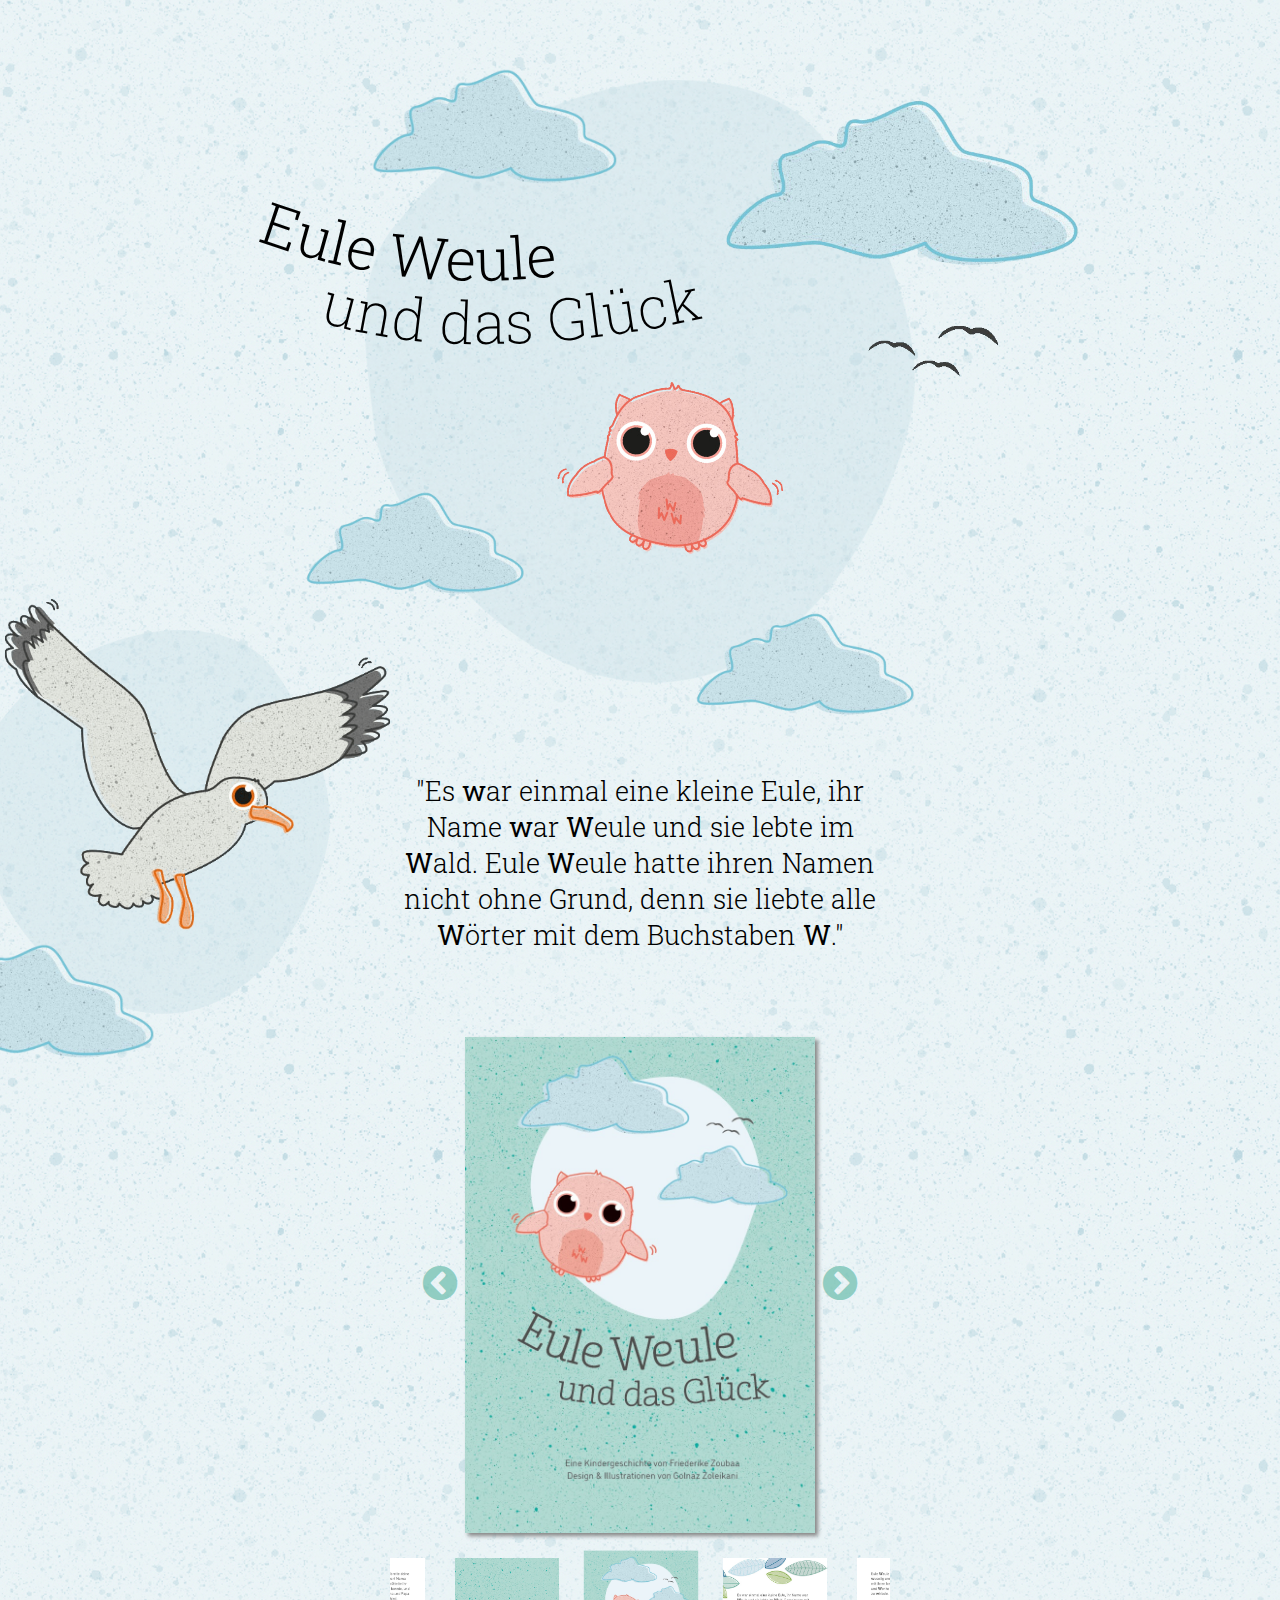
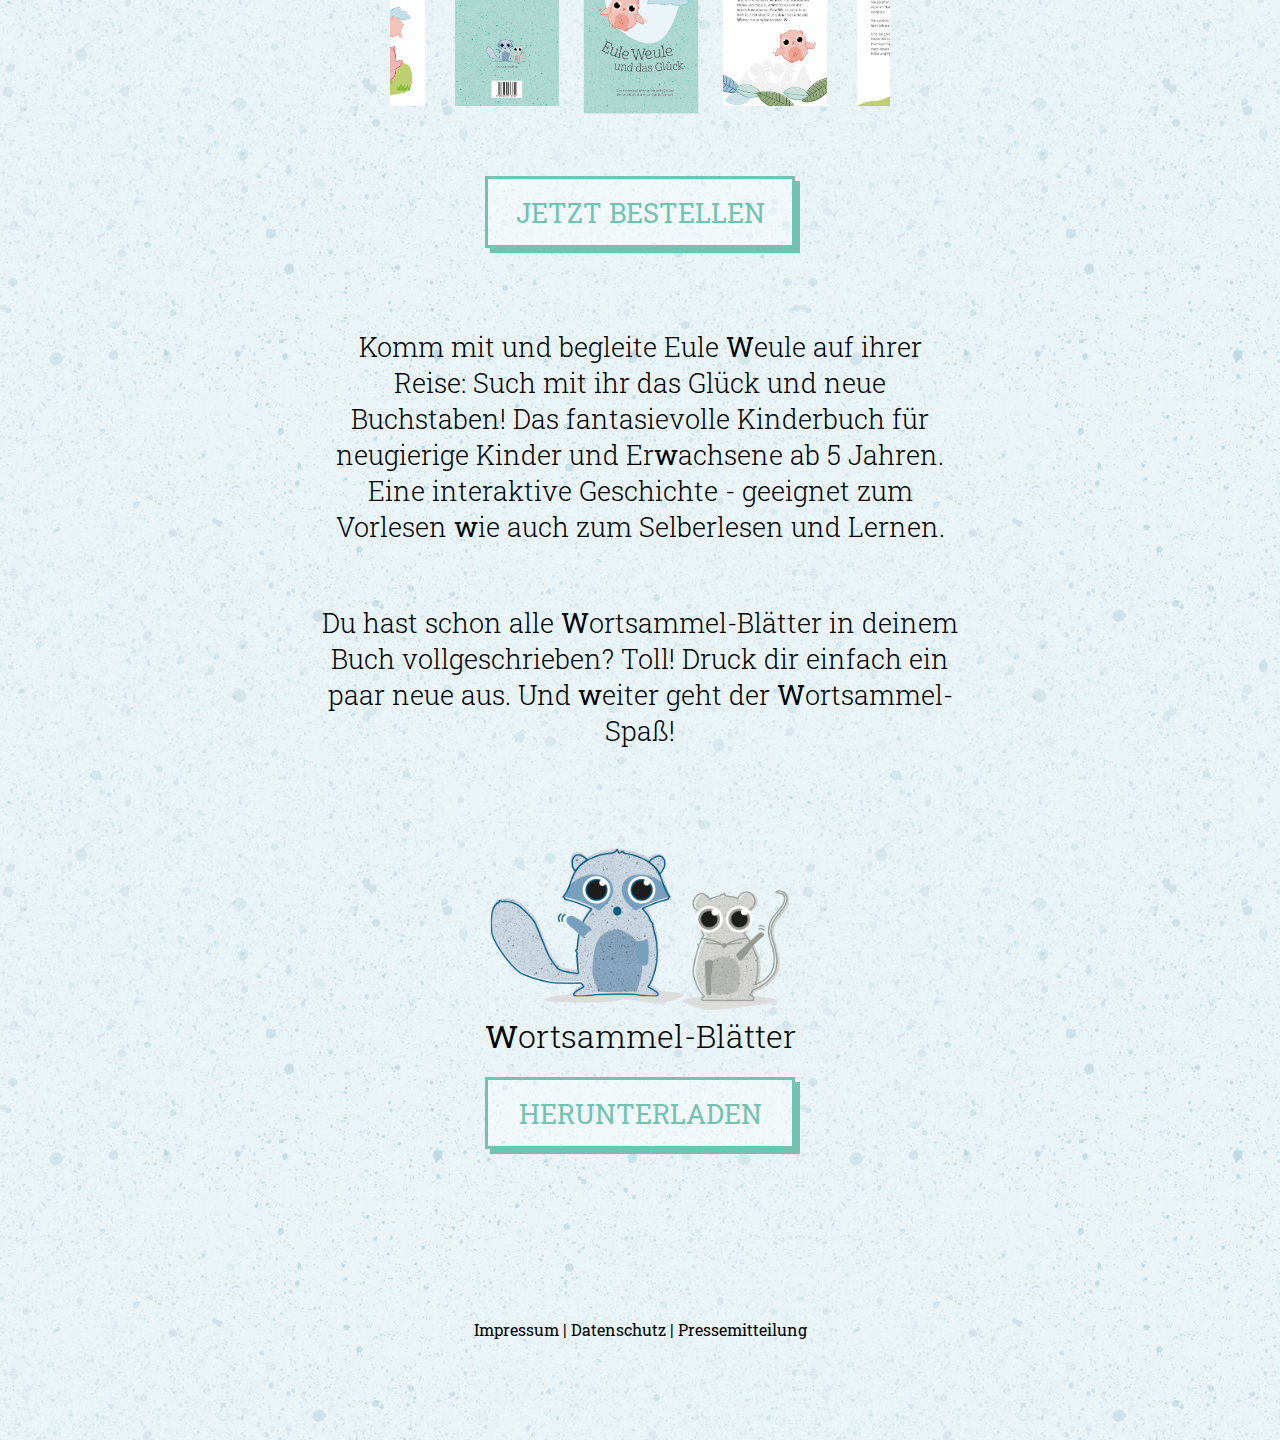
<file: index.html>
<!doctype html>
<html lang="de">
<head>
	<meta charset="utf-8">
	<title>Kinderbuch - Eule Weule und das Glück</title>
	<meta name="description" content="Es war einmal eine kleine Eule, ihr Name war Weule und sie lebte im Wald. Eule Weule hatte ihren Namen nicht ohne Grund, denn sie liebte alle Wörter mit dem Buchstaben W. Eines Morgens jedoch sagte Mama Eule: 'Eule Weule, du bist nun groß. Es ist an der Zeit, dass du die Welt kennenlernst und dein GLÜCK suchen gehst.'">
	<meta name="viewport" content="width=device-width, initial-scale=1.0, maximum-scale=1.0, user-scalable=no" />
	<link rel="apple-touch-icon" sizes="57x57" href="img/favicon/apple-icon-57x57.png">
	<link rel="apple-touch-icon" sizes="60x60" href="img/favicon/apple-icon-60x60.png">
	<link rel="apple-touch-icon" sizes="72x72" href="img/favicon/apple-icon-72x72.png">
	<link rel="apple-touch-icon" sizes="76x76" href="img/favicon/apple-icon-76x76.png">
	<link rel="apple-touch-icon" sizes="114x114" href="img/favicon/apple-icon-114x114.png">
	<link rel="apple-touch-icon" sizes="120x120" href="img/favicon/apple-icon-120x120.png">
	<link rel="apple-touch-icon" sizes="144x144" href="img/favicon/apple-icon-144x144.png">
	<link rel="apple-touch-icon" sizes="152x152" href="img/favicon/apple-icon-152x152.png">
	<link rel="apple-touch-icon" sizes="180x180" href="img/favicon/apple-icon-180x180.png">
	<link rel="icon" type="image/png" sizes="192x192" href="img/favicon/android-icon-192x192.png">
	<link rel="icon" type="image/png" sizes="32x32" href="img/favicon/favicon-32x32.png">
	<link rel="icon" type="image/png" sizes="96x96" href="img/favicon/favicon-96x96.png">
	<link rel="icon" type="image/png" sizes="16x16" href="img/favicon/favicon-16x16.png">
	<link rel="manifest" href="./manifest.json">
	<meta name="msapplication-TileColor" content="#ffffff">
	<meta name="msapplication-TileImage" content="img/favicon/ms-icon-144x144.png">
	<meta name="theme-color" content="#ffffff">

<meta name="title" content="Kinderbuch - Eule Weule und das Glück">

<meta property="og:type" content="website">
<meta property="og:url" content="https://euleweule.de/">
<meta property="og:title" content="Kinderbuch - Eule Weule und das Glück">
<meta property="og:description" content="Es war einmal eine kleine Eule, ihr Name war Weule und sie lebte im Wald. Eule Weule hatte ihren Namen nicht ohne Grund, denn sie liebte alle Wörter mit dem Buchstaben W. Eines Morgens jedoch sagte Mama Eule: 'Eule Weule, du bist nun groß. Es ist an der Zeit, dass du die Welt kennenlernst und dein GLÜCK suchen gehst.'">
<meta property="og:image" content="./img/social.png">

<meta property="twitter:card" content="summary_large_image">
<meta property="twitter:url" content="https://euleweule.de/">
<meta property="twitter:title" content="Kinderbuch - Eule Weule und das Glück">
<meta property="twitter:description" content="Es war einmal eine kleine Eule, ihr Name war Weule und sie lebte im Wald. Eule Weule hatte ihren Namen nicht ohne Grund, denn sie liebte alle Wörter mit dem Buchstaben W. Eines Morgens jedoch sagte Mama Eule: 'Eule Weule, du bist nun groß. Es ist an der Zeit, dass du die Welt kennenlernst und dein GLÜCK suchen gehst.'">
<meta property="twitter:image" content="./img/social.png">

  <script type="application/ld+json">
      {
        "@context":"https://schema.org",
        "@type":"Book",
        "name" : "Eule Weule und das Glück",
        "image": "https://euleweule.de/img/cover.jpg",
        "author": {
          "@type":"Person",
          "name":"Friederike Zoubaa"
        },
        "url" : "https://euleweule.de",
        "workExample" : [{
          "@type": "Book",
          "datePublished": "2020-01-31",
          "isbn": "978-3750416055",
          "image": "https://euleweule.de/img/cover.jpg",
          "bookEdition": "Auflage: 1",
          "bookFormat": "https://schema.org/Hardcover",
          "potentialAction":{
          "@type":"ReadAction",
          "target":
            {
              "@type":"EntryPoint",
              "urlTemplate":"https://www.amazon.de/reader/3750416052/ref=rdr_sb_li_hist_1&state=01111",
              "actionPlatform":[
                "http://schema.org/DesktopWebPlatform",
                "http://schema.org/IOSPlatform",
                "http://schema.org/AndroidPlatform"
              ]
            },
            "expectsAcceptanceOf":{
              "@type":"Offer",
              "Price":16.99,
              "priceCurrency":"EUR",
              "eligibleRegion" : {
                "@type":"Country",
                "name":"DE"
              },
              "availability": "https://schema.org/InStock"
            }
          }
        },
        {
          "@type": "Book",
          "datePublished": "2020-01-31",
          "isbn": "978-3750416055",
          "image": "https://euleweule.de/img/cover.jpg",
          "bookEdition": "Auflage: 1",
          "bookFormat": "https://schema.org/Paperback",
          "potentialAction":{
          "@type":"ReadAction",
          "target":
            {
              "@type":"EntryPoint",
              "urlTemplate":"https://www.amazon.de/reader/3750416001/ref=rdr_sb_li_hist_1&state=01111",
              "actionPlatform":[
                "http://schema.org/DesktopWebPlatform",
                "http://schema.org/IOSPlatform",
                "http://schema.org/AndroidPlatform"
              ]
            },
            "expectsAcceptanceOf":{
              "@type":"Offer",
              "Price":8.99,
              "priceCurrency":"EUR",
              "eligibleRegion" : {
                "@type":"Country",
                "name":"DE"
              },
              "availability": "https://schema.org/InStock"
            }
          }
        },
        {
          "@type": "Book",
          "datePublished": "2020-02-27",
          "isbn": "B0856VQHG7",
          "image": "https://euleweule.de/img/cover.jpg",
          "bookEdition": "Auflage: 1",
          "bookFormat": "https://schema.org/EBook",
          "potentialAction":{
          "@type":"ReadAction",
          "target":
            {
              "@type":"EntryPoint",
              "urlTemplate":"https://www.amazon.de/reader/B0856VQHG7/ref=rdr_sb_li_hist_2&state=01111",
              "actionPlatform":[
                "http://schema.org/DesktopWebPlatform",
                "http://schema.org/IOSPlatform",
                "http://schema.org/AndroidPlatform"
              ]
            },
            "expectsAcceptanceOf":{
              "@type":"Offer",
              "Price":3.49,
              "priceCurrency":"EUR",
              "eligibleRegion" : {
                "@type":"Country",
                "name":"DE"
              },
              "availability": "https://schema.org/InStock"
            }
          }
        }]
      }
      </script>
	<style>
		*{margin:0;padding:0;border:0;box-sizing:border-box}
		body{font-family:'Roboto Slab',Helvetica,Arial,serif;font-size:16px;background-image:url(./img/background-3.png);background-color:#e9f4f5;overflow-x:hidden}
		.content{max-width:1600px;width:100%;padding:5px;margin:0 auto;text-align:center}
		#cover-image{border:10px solid #fff}
		.book-slider img,.book-slider-nav img{max-width:100%;height:auto;width:100%}
		.book-slider-nav img{cursor:pointer;padding:15px}
		.book-slider,.book-slider-nav{max-width:100%;height:auto;width:500px;margin:0 auto}
		.book-slider{width:350px}
		@media (min-width:1600px){
		.book-slider{width:550px}
		}
		@media (max-width:768px){
		.book-slider{width:550px}
		}
		.book-slider{max-width:calc(100% - 80px);box-shadow:3px 3px 4px #888}
		.book-slider-nav{margin-top:10px}
		.slick-slide{transition:all .5s;transform:scale(1)}
		.slick-active.slick-center{transform:scale(1.1)}
		#ei,#ei-1{max-width:100%;opacity:.5}
		.ei{position:relative;width:100%;max-width:550px;margin:0 auto;margin-top:80px;margin-bottom:75px}
		.ei.zwei{width:100%;max-width:350px;margin:0 auto 100px}
		@media (min-width:1000px){
		.ei.zwei{position:absolute;top:630px;left:calc(50% - 660px)}
		}
		@media (max-width:1000px){
		.ei.zwei{max-width:50%}
		}
		#vogel-1{position:absolute;top:-8%;right:-17%;width:110%}
		#wolke-5{position:absolute;bottom:-11%;right:50%;width:70%}
		.ei path{fill:transparent}
		#wolke-1{position:absolute;top:3%;right:-30%;width:65%}
		#wolke-2{position:absolute;top:-2%;right:54%;width:45%}
		#wolke-3{position:absolute;bottom:15%;left:-11%;width:40%}
		#wolke-4{position:absolute;bottom:-5%;right:0;width:40%}
		#vogel{position:absolute;top:40%;right:-16%;width:25%;-webkit-animation:pulsate-fwd 4s infinite both;animation:pulsate-fwd 4s infinite both}
		#eule-text{position:absolute;font-family:'Roboto Slab',serif;top:20%;left:-35%;width:100%}
		@media (max-width:978px){
		#eule-text{left:-30%}
		}
		@media (max-width:910px){
		#eule-text{left:-25%}
		}
		@media (max-width:845px){
		#eule-text{left:-20%}
		}
		@media (max-width:770px){
		#eule-text{left:-15%}
		}
		#eule{position:absolute;top:50%;width:40%;right:25%;transform:rotate(-10deg);-webkit-animation:wobble-hor-bottom 20s 5s infinite both;animation:wobble-hor-bottom 20s 5s infinite both}
		#wolke-1{-webkit-animation:vibrate-2 5s ease-in-out .3s infinite both;animation:vibrate-2 5s ease-in-out .3s infinite both}
		#wolke-2{-webkit-animation:vibrate-2 6s ease-in-out .1s infinite both;animation:vibrate-2 6s ease-in-out .1s infinite both}
		#wolke-3{-webkit-animation:vibrate-2 7s ease-in-out .5s infinite both;animation:vibrate-2 7s ease-in-out .5s infinite both}
		#wolke-4{-webkit-animation:vibrate-2 8s ease-in-out .6s infinite both;animation:vibrate-2 8s ease-in-out .6s infinite both}
		#wolke-5{-webkit-animation:vibrate-2 10s ease-in-out .6s infinite both;animation:vibrate-2 10s ease-in-out .6s infinite both}
		#vogel-1{-webkit-animation:vibrate-2 9s ease-in-out .1s infinite both;animation:vibrate-2 9s ease-in-out .1s infinite both}
		@-webkit-keyframes vibrate-2{
		0%{-webkit-transform:translate(0);transform:translate(0)}
		20%{-webkit-transform:translate(2px,-2px);transform:translate(2px,-2px)}
		40%{-webkit-transform:translate(2px,2px);transform:translate(2px,2px)}
		60%{-webkit-transform:translate(-2px,2px);transform:translate(-2px,2px)}
		80%{-webkit-transform:translate(-2px,-2px);transform:translate(-2px,-2px)}
		100%{-webkit-transform:translate(0);transform:translate(0)}
		}
		@keyframes vibrate-2{
		0%{-webkit-transform:translate(0);transform:translate(0)}
		20%{-webkit-transform:translate(2px,-2px);transform:translate(2px,-2px)}
		40%{-webkit-transform:translate(2px,2px);transform:translate(2px,2px)}
		60%{-webkit-transform:translate(-2px,2px);transform:translate(-2px,2px)}
		80%{-webkit-transform:translate(-2px,-2px);transform:translate(-2px,-2px)}
		100%{-webkit-transform:translate(0);transform:translate(0)}
		}
		@-webkit-keyframes pulsate-fwd{
		0%{-webkit-transform:scale(1);transform:scale(1)}
		50%{-webkit-transform:scale(1.1);transform:scale(1.1)}
		100%{-webkit-transform:scale(1);transform:scale(1)}
		}
		@keyframes pulsate-fwd{
		0%{-webkit-transform:scale(1);transform:scale(1)}
		50%{-webkit-transform:scale(1.1);transform:scale(1.1)}
		100%{-webkit-transform:scale(1);transform:scale(1)}
		}
		@-webkit-keyframes wobble-hor-bottom{
		0%,100%{-webkit-transform:translateX(0) rotate(-12deg);transform:translateX(0) rotate(-12deg);-webkit-transform-origin:50% 50%;transform-origin:50% 50%}
		15%{-webkit-transform:translateX(-30px) rotate(-6deg);transform:translateX(-30px) rotate(-6deg)}
		30%{-webkit-transform:translateX(15px) rotate(6deg);transform:translateX(15px) rotate(6deg)}
		45%{-webkit-transform:translateX(-15px) rotate(-3.6deg);transform:translateX(-15px) rotate(-3.6deg)}
		60%{-webkit-transform:translateX(9px) rotate(2.4deg);transform:translateX(9px) rotate(2.4deg)}
		75%{-webkit-transform:translateX(-6px) rotate(-13.2deg);transform:translateX(-6px) rotate(-13.2deg)}
		}
		@keyframes wobble-hor-bottom{
		0%,100%{-webkit-transform:translateX(0) rotate(-12deg);transform:translateX(0) rotate(-12deg);-webkit-transform-origin:50% 50%;transform-origin:50% 50%}
		15%{-webkit-transform:translateX(-30px) rotate(-6deg);transform:translateX(-30px) rotate(-6deg)}
		30%{-webkit-transform:translateX(15px) rotate(6deg);transform:translateX(15px) rotate(6deg)}
		45%{-webkit-transform:translateX(-15px) rotate(-3.6deg);transform:translateX(-15px) rotate(-3.6deg)}
		60%{-webkit-transform:translateX(9px) rotate(2.4deg);transform:translateX(9px) rotate(2.4deg)}
		75%{-webkit-transform:translateX(-6px) rotate(-13.2deg);transform:translateX(-6px) rotate(-13.2deg)}
		}
		.verfuegung{text-align:center;max-width:500px;margin:0 auto;margin-bottom:50px}
		.verfuegung h2{margin-bottom:10px;font-weight:400;font-size:2em}
		.cta{padding:15px 25px;color:#73c1b1;background-color:rgba(255,255,255,.4);text-align:center;position:relative;font-size:1.7em;width:310px;max-width:95%;text-transform:uppercase;margin:50px auto 20px;border:3px solid #73c1b1;box-shadow:5px 5px 0 #73c1b1;transition:all .2s;text-decoration:none;display:inline-block}
		.cta:hover{box-shadow:5px 5px 0 #5f5f5f;background-color:#73c1b1;color:#fff}
		.cta:active{box-shadow:2.5px 2.5px 0 #5f5f5f;position:relative;top:2.5px;left:2.5px}
		.blaetter a,.verfuegung a{text-decoration:none}
		.teaser{max-width:500px;padding:10px;margin:70px auto;font-size:1.7em;text-align:center;font-weight:300}
		.w{font-weight:400}
		.blaetter{max-width:100%;width:500px;margin:0 auto 150px;text-align:center}
		.blaetter h2{font-size:2em;font-weight:400}
		.blaetter .cta{margin-top:20px}
		.footer{text-align:center;margin:100px auto}
		.footer a{color:#000;text-decoration:none}
		.datenschutz,.impressum{width:95%;max-width:1200px;margin:50px auto 150px;font-size:1.2em;font-weight:300;background-color:#fff;padding:20px}
		.datenschutz h1,.impressum h1{margin-bottom:30px}
		.datenschutz h2,.impressum h2{margin-bottom:20px}
		.datenschutz p,.impressum p{margin-bottom:15px}
		.tiere{max-width:100%;width:500px;margin:0 auto;text-align:center}
		.tiere img{max-width:300px;width:100%}
		.slick-slider{position:relative;display:block;box-sizing:border-box;-webkit-user-select:none;-moz-user-select:none;-ms-user-select:none;user-select:none;-webkit-touch-callout:none;-khtml-user-select:none;-ms-touch-action:pan-y;touch-action:pan-y;-webkit-tap-highlight-color:transparent}
		.slick-list{position:relative;display:block;overflow:hidden;margin:0;padding:0}
		.slick-list:focus{outline:0}
		.slick-list.dragging{cursor:pointer;cursor:hand}
		.slick-slider .slick-list,.slick-slider .slick-track{-webkit-transform:translate3d(0,0,0);-moz-transform:translate3d(0,0,0);-ms-transform:translate3d(0,0,0);-o-transform:translate3d(0,0,0);transform:translate3d(0,0,0)}
		.slick-track{position:relative;top:0;left:0;display:block;margin-left:auto;margin-right:auto}
		.slick-track:after,.slick-track:before{display:table;content:''}
		.slick-track:after{clear:both}
		.slick-loading .slick-track{visibility:hidden}
		.slick-slide{display:none;float:left;height:100%;min-height:1px}
		[dir=rtl] .slick-slide{float:right}
		.slick-slide img{display:block}
		.slick-slide.slick-loading img{display:none}
		.slick-slide.dragging img{pointer-events:none}
		.slick-initialized .slick-slide{display:block}
		.slick-loading .slick-slide{visibility:hidden}
		.slick-vertical .slick-slide{display:block;height:auto;border:1px solid transparent}
		.slick-arrow.slick-hidden{display:none}
		.slick-loading .slick-list{background:#fff url(./lib/slick/ajax-loader.gif) center center no-repeat}
		@font-face{font-family:slick;font-weight:400;font-style:normal;src:url(./lib/slick/fonts/slick.eot);src:url(./lib/slick/fonts/slick.eot?#iefix) format('embedded-opentype'),url(./lib/slick/fonts/slick.woff) format('woff'),url(./lib/slick/fonts/slick.ttf) format('truetype'),url(./lib/slick/fonts/slick.svg#slick) format('svg')}
		.slick-next,.slick-prev{font-size:0;line-height:0;position:absolute;top:50%;display:block;width:40px;height:40px;padding:0;-webkit-transform:translate(0,-50%);-ms-transform:translate(0,-50%);transform:translate(0,-50%);cursor:pointer;color:transparent;border:none;outline:0;background:0 0}
		.slick-next:focus,.slick-next:hover,.slick-prev:focus,.slick-prev:hover{color:transparent;outline:0;background:0 0}
		.slick-next:focus:before,.slick-next:hover:before,.slick-prev:focus:before,.slick-prev:hover:before{opacity:1}
		.slick-next.slick-disabled:before,.slick-prev.slick-disabled:before{opacity:.25}
		.slick-next:before,.slick-prev:before{font-family:slick;font-size:40px;line-height:1;opacity:.75;color:#73c1b1;-webkit-font-smoothing:antialiased;-moz-osx-font-smoothing:grayscale}
		.slick-prev{left:-45px}
		[dir=rtl] .slick-prev{right:-45px;left:auto}
		.slick-prev:before{content:'←'}
		[dir=rtl] .slick-prev:before{content:'→'}
		.slick-next{right:-45px}
		[dir=rtl] .slick-next{right:auto;left:-45px}
		.slick-next:before{content:'→'}
		[dir=rtl] .slick-next:before{content:'←'}
		.slick-dotted.slick-slider{margin-bottom:30px}
		.slick-dots{position:absolute;bottom:-25px;display:block;width:100%;padding:0;margin:0;list-style:none;text-align:center}
		.slick-dots li{position:relative;display:inline-block;width:20px;height:20px;margin:0 5px;padding:0;cursor:pointer}
		.slick-dots li button{font-size:0;line-height:0;display:block;width:20px;height:20px;padding:5px;cursor:pointer;color:transparent;border:0;outline:0;background:0 0}
		.slick-dots li button:focus,.slick-dots li button:hover{outline:0}
		.slick-dots li button:focus:before,.slick-dots li button:hover:before{opacity:1}
		.slick-dots li button:before{font-family:slick;font-size:6px;line-height:20px;position:absolute;top:0;left:0;width:20px;height:20px;content:'•';text-align:center;opacity:.25;color:#000;-webkit-font-smoothing:antialiased;-moz-osx-font-smoothing:grayscale}
		.slick-dots li.slick-active button:before{opacity:.75;color:#000}
	</style>
	<link href="https://fonts.googleapis.com/css?family=Roboto+Slab:100,200,300,400&display=swap" rel="stylesheet">
</head>
<body>
	<div class="global-wrapper">
		<div class="header">
			<div class="ei">
				<img id="ei" src="./img/ei-2.png" alt="">
				<img id="wolke-1" src="./img/wolke-1.png" alt="">
				<img id="wolke-2" src="./img/wolke-1.png" alt="">
				<img id="vogel" src="./img/vogel.png" alt="">
				<h1 style="font-size: 16px">
					<svg id="eule-text" viewBox="0 -1 150 50">
						<path id="curve" d="M 0 0 Q 100 50 200 -20" />
						<path id="curve2" d="M 40	32 Q 100 50 200 15 " />
						<text x="25">
							<textPath style="font-weight: 300" xlink:href="#curve">
								Eule Weule
							</textPath>
							<textPath style="font-weight: 200" xlink:href="#curve2">
								und das Glück
							</textPath>
						</text>
					</svg>
				</h1>
				<img id="wolke-3" src="./img/wolke-1.png" alt="">
				<img id="wolke-4" src="./img/wolke-1.png" alt="">
				<img id="eule" src="./img/eule.png" alt="">
			</div>
			<div class="teaser">
				<p>
					"Es <span class="w">w</span>ar einmal eine kleine Eule, ihr Name <span class="w">w</span>ar <span
						class="w">W</span>eule und sie lebte im <span class="w">W</span>ald. Eule <span
						class="w">W</span>eule hatte ihren Namen nicht ohne Grund, denn sie liebte alle <span
						class="w">W</span>örter mit dem Buchstaben <span class="w">W</span>."
				</p>
			</div>
			<div class="ei zwei">
				<img id="ei-1" src="./img/ei-2.png" alt="">
				<img id="wolke-5" src="./img/wolke-1.png" alt="">
				<img id="vogel-1" src="./img/vogel-1.png" alt="">
			</div>
		</div>
		<div class="content">
			<div class="book-slider">
				<div><img src="./img/cover.jpg" alt=""></div>
				<div><img src="./img/buch/4.jpg" alt=""></div>
				<div><img src="./img/buch/5.jpg" alt=""></div>
				<div><img src="./img/buch/6.jpg" alt=""></div>
				<div><img src="./img/buch/7.jpg" alt=""></div>
				<div><img src="./img/buch/8.jpg" alt=""></div>
				<div><img src="./img/buch/9.jpg" alt=""></div>
			</div>
			<div class="book-slider-nav">
				<div><img src="./img/cover.jpg" alt=""></div>
				<div><img src="./img/buch/4.jpg" alt=""></div>
				<div><img src="./img/buch/5.jpg" alt=""></div>
				<div><img src="./img/buch/6.jpg" alt=""></div>
				<div><img src="./img/buch/7.jpg" alt=""></div>
				<div><img src="./img/buch/8.jpg" alt=""></div>
				<div><img src="./img/buch/9.jpg" alt=""></div>
			</div>
		</div>
		<div class="verfuegung">
			<a rel="noreferrer" href="https://www.amazon.de/dp/3750416052" target="_blank">
				<div class="cta">
					Jetzt Bestellen
				</div>
			</a>
		</div>
		<div class="description">
			<style>
          		  .description {
          		      max-width: 660px;
          		      padding: 10px;
          		      margin: 25px auto 90px;
          		      font-size: 1.7em;
          		      text-align: center;
			      font-weight: 300
            		  }
			  .description p {
			      margin-bottom: 60px;
			  }
			  .description p + p {
			      margin-bottom: 0px;
			  }
			</style>
			<p>Komm mit und begleite Eule <span class="w">W</span>eule auf ihrer Reise: Such mit ihr das Glück und neue Buchstaben! Das fantasievolle Kinderbuch für neugierige Kinder und Er<span class="w">w</span>achsene ab 5 Jahren. Eine interaktive Geschichte - geeignet zum Vorlesen <span class="w">w</span>ie auch zum Selberlesen und Lernen.</p>
			<p>Du hast schon alle <span class="w">W</span>ortsammel-Bl&auml;tter in deinem Buch vollgeschrieben? Toll! Druck dir einfach ein paar neue aus. Und <span class="w">w</span>eiter geht der <span class="w">W</span>ortsammel-Spa&szlig;!</p>
		</div>
		<div class="tiere">
			<figur><img src="./img/freunde.png" alt=""></figur>
		</div>
		<div class="blaetter">
			<h2 style="font-weight: 300;"><span class="w">W</span>ortsammel-Blätter</h2>
			<a href="./pdf/eule-weule-wortsammel-blaetter.pdf" target="_blank">
				<div class="cta">
					Herunterladen
				</div>
			</a>
		</div>
		<div class="footer">
			<a href="./impressum.html" target="_blank">Impressum</a> | <a href="./datenschutz.html" target="_blank">Datenschutz</a> | <a href="./pdf/EuleWeule-Pressemitteilung.pdf" target="_blank">Pressemitteilung</a>
		</div>
	</div>
	<script>/*! jQuery v3.4.1 | (c) JS Foundation and other contributors | jquery.org/license */
		!function(e,t){"use strict";"object"==typeof module&&"object"==typeof module.exports?module.exports=e.document?t(e,!0):function(e){if(!e.document)throw new Error("jQuery requires a window with a document");return t(e)}:t(e)}("undefined"!=typeof window?window:this,function(C,e){"use strict";var t=[],E=C.document,r=Object.getPrototypeOf,s=t.slice,g=t.concat,u=t.push,i=t.indexOf,n={},o=n.toString,v=n.hasOwnProperty,a=v.toString,l=a.call(Object),y={},m=function(e){return"function"==typeof e&&"number"!=typeof e.nodeType},x=function(e){return null!=e&&e===e.window},c={type:!0,src:!0,nonce:!0,noModule:!0};function b(e,t,n){var r,i,o=(n=n||E).createElement("script");if(o.text=e,t)for(r in c)(i=t[r]||t.getAttribute&&t.getAttribute(r))&&o.setAttribute(r,i);n.head.appendChild(o).parentNode.removeChild(o)}function w(e){return null==e?e+"":"object"==typeof e||"function"==typeof e?n[o.call(e)]||"object":typeof e}var f="3.4.1",k=function(e,t){return new k.fn.init(e,t)},p=/^[\s\uFEFF\xA0]+|[\s\uFEFF\xA0]+$/g;function d(e){var t=!!e&&"length"in e&&e.length,n=w(e);return!m(e)&&!x(e)&&("array"===n||0===t||"number"==typeof t&&0<t&&t-1 in e)}k.fn=k.prototype={jquery:f,constructor:k,length:0,toArray:function(){return s.call(this)},get:function(e){return null==e?s.call(this):e<0?this[e+this.length]:this[e]},pushStack:function(e){var t=k.merge(this.constructor(),e);return t.prevObject=this,t},each:function(e){return k.each(this,e)},map:function(n){return this.pushStack(k.map(this,function(e,t){return n.call(e,t,e)}))},slice:function(){return this.pushStack(s.apply(this,arguments))},first:function(){return this.eq(0)},last:function(){return this.eq(-1)},eq:function(e){var t=this.length,n=+e+(e<0?t:0);return this.pushStack(0<=n&&n<t?[this[n]]:[])},end:function(){return this.prevObject||this.constructor()},push:u,sort:t.sort,splice:t.splice},k.extend=k.fn.extend=function(){var e,t,n,r,i,o,a=arguments[0]||{},s=1,u=arguments.length,l=!1;for("boolean"==typeof a&&(l=a,a=arguments[s]||{},s++),"object"==typeof a||m(a)||(a={}),s===u&&(a=this,s--);s<u;s++)if(null!=(e=arguments[s]))for(t in e)r=e[t],"__proto__"!==t&&a!==r&&(l&&r&&(k.isPlainObject(r)||(i=Array.isArray(r)))?(n=a[t],o=i&&!Array.isArray(n)?[]:i||k.isPlainObject(n)?n:{},i=!1,a[t]=k.extend(l,o,r)):void 0!==r&&(a[t]=r));return a},k.extend({expando:"jQuery"+(f+Math.random()).replace(/\D/g,""),isReady:!0,error:function(e){throw new Error(e)},noop:function(){},isPlainObject:function(e){var t,n;return!(!e||"[object Object]"!==o.call(e))&&(!(t=r(e))||"function"==typeof(n=v.call(t,"constructor")&&t.constructor)&&a.call(n)===l)},isEmptyObject:function(e){var t;for(t in e)return!1;return!0},globalEval:function(e,t){b(e,{nonce:t&&t.nonce})},each:function(e,t){var n,r=0;if(d(e)){for(n=e.length;r<n;r++)if(!1===t.call(e[r],r,e[r]))break}else for(r in e)if(!1===t.call(e[r],r,e[r]))break;return e},trim:function(e){return null==e?"":(e+"").replace(p,"")},makeArray:function(e,t){var n=t||[];return null!=e&&(d(Object(e))?k.merge(n,"string"==typeof e?[e]:e):u.call(n,e)),n},inArray:function(e,t,n){return null==t?-1:i.call(t,e,n)},merge:function(e,t){for(var n=+t.length,r=0,i=e.length;r<n;r++)e[i++]=t[r];return e.length=i,e},grep:function(e,t,n){for(var r=[],i=0,o=e.length,a=!n;i<o;i++)!t(e[i],i)!==a&&r.push(e[i]);return r},map:function(e,t,n){var r,i,o=0,a=[];if(d(e))for(r=e.length;o<r;o++)null!=(i=t(e[o],o,n))&&a.push(i);else for(o in e)null!=(i=t(e[o],o,n))&&a.push(i);return g.apply([],a)},guid:1,support:y}),"function"==typeof Symbol&&(k.fn[Symbol.iterator]=t[Symbol.iterator]),k.each("Boolean Number String Function Array Date RegExp Object Error Symbol".split(" "),function(e,t){n["[object "+t+"]"]=t.toLowerCase()});var h=function(n){var e,d,b,o,i,h,f,g,w,u,l,T,C,a,E,v,s,c,y,k="sizzle"+1*new Date,m=n.document,S=0,r=0,p=ue(),x=ue(),N=ue(),A=ue(),D=function(e,t){return e===t&&(l=!0),0},j={}.hasOwnProperty,t=[],q=t.pop,L=t.push,H=t.push,O=t.slice,P=function(e,t){for(var n=0,r=e.length;n<r;n++)if(e[n]===t)return n;return-1},R="checked|selected|async|autofocus|autoplay|controls|defer|disabled|hidden|ismap|loop|multiple|open|readonly|required|scoped",M="[\\x20\\t\\r\\n\\f]",I="(?:\\\\.|[\\w-]|[^\0-\\xa0])+",W="\\["+M+"*("+I+")(?:"+M+"*([*^$|!~]?=)"+M+"*(?:'((?:\\\\.|[^\\\\'])*)'|\"((?:\\\\.|[^\\\\\"])*)\"|("+I+"))|)"+M+"*\\]",$=":("+I+")(?:\\((('((?:\\\\.|[^\\\\'])*)'|\"((?:\\\\.|[^\\\\\"])*)\")|((?:\\\\.|[^\\\\()[\\]]|"+W+")*)|.*)\\)|)",F=new RegExp(M+"+","g"),B=new RegExp("^"+M+"+|((?:^|[^\\\\])(?:\\\\.)*)"+M+"+$","g"),_=new RegExp("^"+M+"*,"+M+"*"),z=new RegExp("^"+M+"*([>+~]|"+M+")"+M+"*"),U=new RegExp(M+"|>"),X=new RegExp($),V=new RegExp("^"+I+"$"),G={ID:new RegExp("^#("+I+")"),CLASS:new RegExp("^\\.("+I+")"),TAG:new RegExp("^("+I+"|[*])"),ATTR:new RegExp("^"+W),PSEUDO:new RegExp("^"+$),CHILD:new RegExp("^:(only|first|last|nth|nth-last)-(child|of-type)(?:\\("+M+"*(even|odd|(([+-]|)(\\d*)n|)"+M+"*(?:([+-]|)"+M+"*(\\d+)|))"+M+"*\\)|)","i"),bool:new RegExp("^(?:"+R+")$","i"),needsContext:new RegExp("^"+M+"*[>+~]|:(even|odd|eq|gt|lt|nth|first|last)(?:\\("+M+"*((?:-\\d)?\\d*)"+M+"*\\)|)(?=[^-]|$)","i")},Y=/HTML$/i,Q=/^(?:input|select|textarea|button)$/i,J=/^h\d$/i,K=/^[^{]+\{\s*\[native \w/,Z=/^(?:#([\w-]+)|(\w+)|\.([\w-]+))$/,ee=/[+~]/,te=new RegExp("\\\\([\\da-f]{1,6}"+M+"?|("+M+")|.)","ig"),ne=function(e,t,n){var r="0x"+t-65536;return r!=r||n?t:r<0?String.fromCharCode(r+65536):String.fromCharCode(r>>10|55296,1023&r|56320)},re=/([\0-\x1f\x7f]|^-?\d)|^-$|[^\0-\x1f\x7f-\uFFFF\w-]/g,ie=function(e,t){return t?"\0"===e?"\ufffd":e.slice(0,-1)+"\\"+e.charCodeAt(e.length-1).toString(16)+" ":"\\"+e},oe=function(){T()},ae=be(function(e){return!0===e.disabled&&"fieldset"===e.nodeName.toLowerCase()},{dir:"parentNode",next:"legend"});try{H.apply(t=O.call(m.childNodes),m.childNodes),t[m.childNodes.length].nodeType}catch(e){H={apply:t.length?function(e,t){L.apply(e,O.call(t))}:function(e,t){var n=e.length,r=0;while(e[n++]=t[r++]);e.length=n-1}}}function se(t,e,n,r){var i,o,a,s,u,l,c,f=e&&e.ownerDocument,p=e?e.nodeType:9;if(n=n||[],"string"!=typeof t||!t||1!==p&&9!==p&&11!==p)return n;if(!r&&((e?e.ownerDocument||e:m)!==C&&T(e),e=e||C,E)){if(11!==p&&(u=Z.exec(t)))if(i=u[1]){if(9===p){if(!(a=e.getElementById(i)))return n;if(a.id===i)return n.push(a),n}else if(f&&(a=f.getElementById(i))&&y(e,a)&&a.id===i)return n.push(a),n}else{if(u[2])return H.apply(n,e.getElementsByTagName(t)),n;if((i=u[3])&&d.getElementsByClassName&&e.getElementsByClassName)return H.apply(n,e.getElementsByClassName(i)),n}if(d.qsa&&!A[t+" "]&&(!v||!v.test(t))&&(1!==p||"object"!==e.nodeName.toLowerCase())){if(c=t,f=e,1===p&&U.test(t)){(s=e.getAttribute("id"))?s=s.replace(re,ie):e.setAttribute("id",s=k),o=(l=h(t)).length;while(o--)l[o]="#"+s+" "+xe(l[o]);c=l.join(","),f=ee.test(t)&&ye(e.parentNode)||e}try{return H.apply(n,f.querySelectorAll(c)),n}catch(e){A(t,!0)}finally{s===k&&e.removeAttribute("id")}}}return g(t.replace(B,"$1"),e,n,r)}function ue(){var r=[];return function e(t,n){return r.push(t+" ")>b.cacheLength&&delete e[r.shift()],e[t+" "]=n}}function le(e){return e[k]=!0,e}function ce(e){var t=C.createElement("fieldset");try{return!!e(t)}catch(e){return!1}finally{t.parentNode&&t.parentNode.removeChild(t),t=null}}function fe(e,t){var n=e.split("|"),r=n.length;while(r--)b.attrHandle[n[r]]=t}function pe(e,t){var n=t&&e,r=n&&1===e.nodeType&&1===t.nodeType&&e.sourceIndex-t.sourceIndex;if(r)return r;if(n)while(n=n.nextSibling)if(n===t)return-1;return e?1:-1}function de(t){return function(e){return"input"===e.nodeName.toLowerCase()&&e.type===t}}function he(n){return function(e){var t=e.nodeName.toLowerCase();return("input"===t||"button"===t)&&e.type===n}}function ge(t){return function(e){return"form"in e?e.parentNode&&!1===e.disabled?"label"in e?"label"in e.parentNode?e.parentNode.disabled===t:e.disabled===t:e.isDisabled===t||e.isDisabled!==!t&&ae(e)===t:e.disabled===t:"label"in e&&e.disabled===t}}function ve(a){return le(function(o){return o=+o,le(function(e,t){var n,r=a([],e.length,o),i=r.length;while(i--)e[n=r[i]]&&(e[n]=!(t[n]=e[n]))})})}function ye(e){return e&&"undefined"!=typeof e.getElementsByTagName&&e}for(e in d=se.support={},i=se.isXML=function(e){var t=e.namespaceURI,n=(e.ownerDocument||e).documentElement;return!Y.test(t||n&&n.nodeName||"HTML")},T=se.setDocument=function(e){var t,n,r=e?e.ownerDocument||e:m;return r!==C&&9===r.nodeType&&r.documentElement&&(a=(C=r).documentElement,E=!i(C),m!==C&&(n=C.defaultView)&&n.top!==n&&(n.addEventListener?n.addEventListener("unload",oe,!1):n.attachEvent&&n.attachEvent("onunload",oe)),d.attributes=ce(function(e){return e.className="i",!e.getAttribute("className")}),d.getElementsByTagName=ce(function(e){return e.appendChild(C.createComment("")),!e.getElementsByTagName("*").length}),d.getElementsByClassName=K.test(C.getElementsByClassName),d.getById=ce(function(e){return a.appendChild(e).id=k,!C.getElementsByName||!C.getElementsByName(k).length}),d.getById?(b.filter.ID=function(e){var t=e.replace(te,ne);return function(e){return e.getAttribute("id")===t}},b.find.ID=function(e,t){if("undefined"!=typeof t.getElementById&&E){var n=t.getElementById(e);return n?[n]:[]}}):(b.filter.ID=function(e){var n=e.replace(te,ne);return function(e){var t="undefined"!=typeof e.getAttributeNode&&e.getAttributeNode("id");return t&&t.value===n}},b.find.ID=function(e,t){if("undefined"!=typeof t.getElementById&&E){var n,r,i,o=t.getElementById(e);if(o){if((n=o.getAttributeNode("id"))&&n.value===e)return[o];i=t.getElementsByName(e),r=0;while(o=i[r++])if((n=o.getAttributeNode("id"))&&n.value===e)return[o]}return[]}}),b.find.TAG=d.getElementsByTagName?function(e,t){return"undefined"!=typeof t.getElementsByTagName?t.getElementsByTagName(e):d.qsa?t.querySelectorAll(e):void 0}:function(e,t){var n,r=[],i=0,o=t.getElementsByTagName(e);if("*"===e){while(n=o[i++])1===n.nodeType&&r.push(n);return r}return o},b.find.CLASS=d.getElementsByClassName&&function(e,t){if("undefined"!=typeof t.getElementsByClassName&&E)return t.getElementsByClassName(e)},s=[],v=[],(d.qsa=K.test(C.querySelectorAll))&&(ce(function(e){a.appendChild(e).innerHTML="<a id='"+k+"'></a><select id='"+k+"-\r\\' msallowcapture=''><option selected=''></option></select>",e.querySelectorAll("[msallowcapture^='']").length&&v.push("[*^$]="+M+"*(?:''|\"\")"),e.querySelectorAll("[selected]").length||v.push("\\["+M+"*(?:value|"+R+")"),e.querySelectorAll("[id~="+k+"-]").length||v.push("~="),e.querySelectorAll(":checked").length||v.push(":checked"),e.querySelectorAll("a#"+k+"+*").length||v.push(".#.+[+~]")}),ce(function(e){e.innerHTML="<a href='' disabled='disabled'></a><select disabled='disabled'><option/></select>";var t=C.createElement("input");t.setAttribute("type","hidden"),e.appendChild(t).setAttribute("name","D"),e.querySelectorAll("[name=d]").length&&v.push("name"+M+"*[*^$|!~]?="),2!==e.querySelectorAll(":enabled").length&&v.push(":enabled",":disabled"),a.appendChild(e).disabled=!0,2!==e.querySelectorAll(":disabled").length&&v.push(":enabled",":disabled"),e.querySelectorAll("*,:x"),v.push(",.*:")})),(d.matchesSelector=K.test(c=a.matches||a.webkitMatchesSelector||a.mozMatchesSelector||a.oMatchesSelector||a.msMatchesSelector))&&ce(function(e){d.disconnectedMatch=c.call(e,"*"),c.call(e,"[s!='']:x"),s.push("!=",$)}),v=v.length&&new RegExp(v.join("|")),s=s.length&&new RegExp(s.join("|")),t=K.test(a.compareDocumentPosition),y=t||K.test(a.contains)?function(e,t){var n=9===e.nodeType?e.documentElement:e,r=t&&t.parentNode;return e===r||!(!r||1!==r.nodeType||!(n.contains?n.contains(r):e.compareDocumentPosition&&16&e.compareDocumentPosition(r)))}:function(e,t){if(t)while(t=t.parentNode)if(t===e)return!0;return!1},D=t?function(e,t){if(e===t)return l=!0,0;var n=!e.compareDocumentPosition-!t.compareDocumentPosition;return n||(1&(n=(e.ownerDocument||e)===(t.ownerDocument||t)?e.compareDocumentPosition(t):1)||!d.sortDetached&&t.compareDocumentPosition(e)===n?e===C||e.ownerDocument===m&&y(m,e)?-1:t===C||t.ownerDocument===m&&y(m,t)?1:u?P(u,e)-P(u,t):0:4&n?-1:1)}:function(e,t){if(e===t)return l=!0,0;var n,r=0,i=e.parentNode,o=t.parentNode,a=[e],s=[t];if(!i||!o)return e===C?-1:t===C?1:i?-1:o?1:u?P(u,e)-P(u,t):0;if(i===o)return pe(e,t);n=e;while(n=n.parentNode)a.unshift(n);n=t;while(n=n.parentNode)s.unshift(n);while(a[r]===s[r])r++;return r?pe(a[r],s[r]):a[r]===m?-1:s[r]===m?1:0}),C},se.matches=function(e,t){return se(e,null,null,t)},se.matchesSelector=function(e,t){if((e.ownerDocument||e)!==C&&T(e),d.matchesSelector&&E&&!A[t+" "]&&(!s||!s.test(t))&&(!v||!v.test(t)))try{var n=c.call(e,t);if(n||d.disconnectedMatch||e.document&&11!==e.document.nodeType)return n}catch(e){A(t,!0)}return 0<se(t,C,null,[e]).length},se.contains=function(e,t){return(e.ownerDocument||e)!==C&&T(e),y(e,t)},se.attr=function(e,t){(e.ownerDocument||e)!==C&&T(e);var n=b.attrHandle[t.toLowerCase()],r=n&&j.call(b.attrHandle,t.toLowerCase())?n(e,t,!E):void 0;return void 0!==r?r:d.attributes||!E?e.getAttribute(t):(r=e.getAttributeNode(t))&&r.specified?r.value:null},se.escape=function(e){return(e+"").replace(re,ie)},se.error=function(e){throw new Error("Syntax error, unrecognized expression: "+e)},se.uniqueSort=function(e){var t,n=[],r=0,i=0;if(l=!d.detectDuplicates,u=!d.sortStable&&e.slice(0),e.sort(D),l){while(t=e[i++])t===e[i]&&(r=n.push(i));while(r--)e.splice(n[r],1)}return u=null,e},o=se.getText=function(e){var t,n="",r=0,i=e.nodeType;if(i){if(1===i||9===i||11===i){if("string"==typeof e.textContent)return e.textContent;for(e=e.firstChild;e;e=e.nextSibling)n+=o(e)}else if(3===i||4===i)return e.nodeValue}else while(t=e[r++])n+=o(t);return n},(b=se.selectors={cacheLength:50,createPseudo:le,match:G,attrHandle:{},find:{},relative:{">":{dir:"parentNode",first:!0}," ":{dir:"parentNode"},"+":{dir:"previousSibling",first:!0},"~":{dir:"previousSibling"}},preFilter:{ATTR:function(e){return e[1]=e[1].replace(te,ne),e[3]=(e[3]||e[4]||e[5]||"").replace(te,ne),"~="===e[2]&&(e[3]=" "+e[3]+" "),e.slice(0,4)},CHILD:function(e){return e[1]=e[1].toLowerCase(),"nth"===e[1].slice(0,3)?(e[3]||se.error(e[0]),e[4]=+(e[4]?e[5]+(e[6]||1):2*("even"===e[3]||"odd"===e[3])),e[5]=+(e[7]+e[8]||"odd"===e[3])):e[3]&&se.error(e[0]),e},PSEUDO:function(e){var t,n=!e[6]&&e[2];return G.CHILD.test(e[0])?null:(e[3]?e[2]=e[4]||e[5]||"":n&&X.test(n)&&(t=h(n,!0))&&(t=n.indexOf(")",n.length-t)-n.length)&&(e[0]=e[0].slice(0,t),e[2]=n.slice(0,t)),e.slice(0,3))}},filter:{TAG:function(e){var t=e.replace(te,ne).toLowerCase();return"*"===e?function(){return!0}:function(e){return e.nodeName&&e.nodeName.toLowerCase()===t}},CLASS:function(e){var t=p[e+" "];return t||(t=new RegExp("(^|"+M+")"+e+"("+M+"|$)"))&&p(e,function(e){return t.test("string"==typeof e.className&&e.className||"undefined"!=typeof e.getAttribute&&e.getAttribute("class")||"")})},ATTR:function(n,r,i){return function(e){var t=se.attr(e,n);return null==t?"!="===r:!r||(t+="","="===r?t===i:"!="===r?t!==i:"^="===r?i&&0===t.indexOf(i):"*="===r?i&&-1<t.indexOf(i):"$="===r?i&&t.slice(-i.length)===i:"~="===r?-1<(" "+t.replace(F," ")+" ").indexOf(i):"|="===r&&(t===i||t.slice(0,i.length+1)===i+"-"))}},CHILD:function(h,e,t,g,v){var y="nth"!==h.slice(0,3),m="last"!==h.slice(-4),x="of-type"===e;return 1===g&&0===v?function(e){return!!e.parentNode}:function(e,t,n){var r,i,o,a,s,u,l=y!==m?"nextSibling":"previousSibling",c=e.parentNode,f=x&&e.nodeName.toLowerCase(),p=!n&&!x,d=!1;if(c){if(y){while(l){a=e;while(a=a[l])if(x?a.nodeName.toLowerCase()===f:1===a.nodeType)return!1;u=l="only"===h&&!u&&"nextSibling"}return!0}if(u=[m?c.firstChild:c.lastChild],m&&p){d=(s=(r=(i=(o=(a=c)[k]||(a[k]={}))[a.uniqueID]||(o[a.uniqueID]={}))[h]||[])[0]===S&&r[1])&&r[2],a=s&&c.childNodes[s];while(a=++s&&a&&a[l]||(d=s=0)||u.pop())if(1===a.nodeType&&++d&&a===e){i[h]=[S,s,d];break}}else if(p&&(d=s=(r=(i=(o=(a=e)[k]||(a[k]={}))[a.uniqueID]||(o[a.uniqueID]={}))[h]||[])[0]===S&&r[1]),!1===d)while(a=++s&&a&&a[l]||(d=s=0)||u.pop())if((x?a.nodeName.toLowerCase()===f:1===a.nodeType)&&++d&&(p&&((i=(o=a[k]||(a[k]={}))[a.uniqueID]||(o[a.uniqueID]={}))[h]=[S,d]),a===e))break;return(d-=v)===g||d%g==0&&0<=d/g}}},PSEUDO:function(e,o){var t,a=b.pseudos[e]||b.setFilters[e.toLowerCase()]||se.error("unsupported pseudo: "+e);return a[k]?a(o):1<a.length?(t=[e,e,"",o],b.setFilters.hasOwnProperty(e.toLowerCase())?le(function(e,t){var n,r=a(e,o),i=r.length;while(i--)e[n=P(e,r[i])]=!(t[n]=r[i])}):function(e){return a(e,0,t)}):a}},pseudos:{not:le(function(e){var r=[],i=[],s=f(e.replace(B,"$1"));return s[k]?le(function(e,t,n,r){var i,o=s(e,null,r,[]),a=e.length;while(a--)(i=o[a])&&(e[a]=!(t[a]=i))}):function(e,t,n){return r[0]=e,s(r,null,n,i),r[0]=null,!i.pop()}}),has:le(function(t){return function(e){return 0<se(t,e).length}}),contains:le(function(t){return t=t.replace(te,ne),function(e){return-1<(e.textContent||o(e)).indexOf(t)}}),lang:le(function(n){return V.test(n||"")||se.error("unsupported lang: "+n),n=n.replace(te,ne).toLowerCase(),function(e){var t;do{if(t=E?e.lang:e.getAttribute("xml:lang")||e.getAttribute("lang"))return(t=t.toLowerCase())===n||0===t.indexOf(n+"-")}while((e=e.parentNode)&&1===e.nodeType);return!1}}),target:function(e){var t=n.location&&n.location.hash;return t&&t.slice(1)===e.id},root:function(e){return e===a},focus:function(e){return e===C.activeElement&&(!C.hasFocus||C.hasFocus())&&!!(e.type||e.href||~e.tabIndex)},enabled:ge(!1),disabled:ge(!0),checked:function(e){var t=e.nodeName.toLowerCase();return"input"===t&&!!e.checked||"option"===t&&!!e.selected},selected:function(e){return e.parentNode&&e.parentNode.selectedIndex,!0===e.selected},empty:function(e){for(e=e.firstChild;e;e=e.nextSibling)if(e.nodeType<6)return!1;return!0},parent:function(e){return!b.pseudos.empty(e)},header:function(e){return J.test(e.nodeName)},input:function(e){return Q.test(e.nodeName)},button:function(e){var t=e.nodeName.toLowerCase();return"input"===t&&"button"===e.type||"button"===t},text:function(e){var t;return"input"===e.nodeName.toLowerCase()&&"text"===e.type&&(null==(t=e.getAttribute("type"))||"text"===t.toLowerCase())},first:ve(function(){return[0]}),last:ve(function(e,t){return[t-1]}),eq:ve(function(e,t,n){return[n<0?n+t:n]}),even:ve(function(e,t){for(var n=0;n<t;n+=2)e.push(n);return e}),odd:ve(function(e,t){for(var n=1;n<t;n+=2)e.push(n);return e}),lt:ve(function(e,t,n){for(var r=n<0?n+t:t<n?t:n;0<=--r;)e.push(r);return e}),gt:ve(function(e,t,n){for(var r=n<0?n+t:n;++r<t;)e.push(r);return e})}}).pseudos.nth=b.pseudos.eq,{radio:!0,checkbox:!0,file:!0,password:!0,image:!0})b.pseudos[e]=de(e);for(e in{submit:!0,reset:!0})b.pseudos[e]=he(e);function me(){}function xe(e){for(var t=0,n=e.length,r="";t<n;t++)r+=e[t].value;return r}function be(s,e,t){var u=e.dir,l=e.next,c=l||u,f=t&&"parentNode"===c,p=r++;return e.first?function(e,t,n){while(e=e[u])if(1===e.nodeType||f)return s(e,t,n);return!1}:function(e,t,n){var r,i,o,a=[S,p];if(n){while(e=e[u])if((1===e.nodeType||f)&&s(e,t,n))return!0}else while(e=e[u])if(1===e.nodeType||f)if(i=(o=e[k]||(e[k]={}))[e.uniqueID]||(o[e.uniqueID]={}),l&&l===e.nodeName.toLowerCase())e=e[u]||e;else{if((r=i[c])&&r[0]===S&&r[1]===p)return a[2]=r[2];if((i[c]=a)[2]=s(e,t,n))return!0}return!1}}function we(i){return 1<i.length?function(e,t,n){var r=i.length;while(r--)if(!i[r](e,t,n))return!1;return!0}:i[0]}function Te(e,t,n,r,i){for(var o,a=[],s=0,u=e.length,l=null!=t;s<u;s++)(o=e[s])&&(n&&!n(o,r,i)||(a.push(o),l&&t.push(s)));return a}function Ce(d,h,g,v,y,e){return v&&!v[k]&&(v=Ce(v)),y&&!y[k]&&(y=Ce(y,e)),le(function(e,t,n,r){var i,o,a,s=[],u=[],l=t.length,c=e||function(e,t,n){for(var r=0,i=t.length;r<i;r++)se(e,t[r],n);return n}(h||"*",n.nodeType?[n]:n,[]),f=!d||!e&&h?c:Te(c,s,d,n,r),p=g?y||(e?d:l||v)?[]:t:f;if(g&&g(f,p,n,r),v){i=Te(p,u),v(i,[],n,r),o=i.length;while(o--)(a=i[o])&&(p[u[o]]=!(f[u[o]]=a))}if(e){if(y||d){if(y){i=[],o=p.length;while(o--)(a=p[o])&&i.push(f[o]=a);y(null,p=[],i,r)}o=p.length;while(o--)(a=p[o])&&-1<(i=y?P(e,a):s[o])&&(e[i]=!(t[i]=a))}}else p=Te(p===t?p.splice(l,p.length):p),y?y(null,t,p,r):H.apply(t,p)})}function Ee(e){for(var i,t,n,r=e.length,o=b.relative[e[0].type],a=o||b.relative[" "],s=o?1:0,u=be(function(e){return e===i},a,!0),l=be(function(e){return-1<P(i,e)},a,!0),c=[function(e,t,n){var r=!o&&(n||t!==w)||((i=t).nodeType?u(e,t,n):l(e,t,n));return i=null,r}];s<r;s++)if(t=b.relative[e[s].type])c=[be(we(c),t)];else{if((t=b.filter[e[s].type].apply(null,e[s].matches))[k]){for(n=++s;n<r;n++)if(b.relative[e[n].type])break;return Ce(1<s&&we(c),1<s&&xe(e.slice(0,s-1).concat({value:" "===e[s-2].type?"*":""})).replace(B,"$1"),t,s<n&&Ee(e.slice(s,n)),n<r&&Ee(e=e.slice(n)),n<r&&xe(e))}c.push(t)}return we(c)}return me.prototype=b.filters=b.pseudos,b.setFilters=new me,h=se.tokenize=function(e,t){var n,r,i,o,a,s,u,l=x[e+" "];if(l)return t?0:l.slice(0);a=e,s=[],u=b.preFilter;while(a){for(o in n&&!(r=_.exec(a))||(r&&(a=a.slice(r[0].length)||a),s.push(i=[])),n=!1,(r=z.exec(a))&&(n=r.shift(),i.push({value:n,type:r[0].replace(B," ")}),a=a.slice(n.length)),b.filter)!(r=G[o].exec(a))||u[o]&&!(r=u[o](r))||(n=r.shift(),i.push({value:n,type:o,matches:r}),a=a.slice(n.length));if(!n)break}return t?a.length:a?se.error(e):x(e,s).slice(0)},f=se.compile=function(e,t){var n,v,y,m,x,r,i=[],o=[],a=N[e+" "];if(!a){t||(t=h(e)),n=t.length;while(n--)(a=Ee(t[n]))[k]?i.push(a):o.push(a);(a=N(e,(v=o,m=0<(y=i).length,x=0<v.length,r=function(e,t,n,r,i){var o,a,s,u=0,l="0",c=e&&[],f=[],p=w,d=e||x&&b.find.TAG("*",i),h=S+=null==p?1:Math.random()||.1,g=d.length;for(i&&(w=t===C||t||i);l!==g&&null!=(o=d[l]);l++){if(x&&o){a=0,t||o.ownerDocument===C||(T(o),n=!E);while(s=v[a++])if(s(o,t||C,n)){r.push(o);break}i&&(S=h)}m&&((o=!s&&o)&&u--,e&&c.push(o))}if(u+=l,m&&l!==u){a=0;while(s=y[a++])s(c,f,t,n);if(e){if(0<u)while(l--)c[l]||f[l]||(f[l]=q.call(r));f=Te(f)}H.apply(r,f),i&&!e&&0<f.length&&1<u+y.length&&se.uniqueSort(r)}return i&&(S=h,w=p),c},m?le(r):r))).selector=e}return a},g=se.select=function(e,t,n,r){var i,o,a,s,u,l="function"==typeof e&&e,c=!r&&h(e=l.selector||e);if(n=n||[],1===c.length){if(2<(o=c[0]=c[0].slice(0)).length&&"ID"===(a=o[0]).type&&9===t.nodeType&&E&&b.relative[o[1].type]){if(!(t=(b.find.ID(a.matches[0].replace(te,ne),t)||[])[0]))return n;l&&(t=t.parentNode),e=e.slice(o.shift().value.length)}i=G.needsContext.test(e)?0:o.length;while(i--){if(a=o[i],b.relative[s=a.type])break;if((u=b.find[s])&&(r=u(a.matches[0].replace(te,ne),ee.test(o[0].type)&&ye(t.parentNode)||t))){if(o.splice(i,1),!(e=r.length&&xe(o)))return H.apply(n,r),n;break}}}return(l||f(e,c))(r,t,!E,n,!t||ee.test(e)&&ye(t.parentNode)||t),n},d.sortStable=k.split("").sort(D).join("")===k,d.detectDuplicates=!!l,T(),d.sortDetached=ce(function(e){return 1&e.compareDocumentPosition(C.createElement("fieldset"))}),ce(function(e){return e.innerHTML="<a href='#'></a>","#"===e.firstChild.getAttribute("href")})||fe("type|href|height|width",function(e,t,n){if(!n)return e.getAttribute(t,"type"===t.toLowerCase()?1:2)}),d.attributes&&ce(function(e){return e.innerHTML="<input/>",e.firstChild.setAttribute("value",""),""===e.firstChild.getAttribute("value")})||fe("value",function(e,t,n){if(!n&&"input"===e.nodeName.toLowerCase())return e.defaultValue}),ce(function(e){return null==e.getAttribute("disabled")})||fe(R,function(e,t,n){var r;if(!n)return!0===e[t]?t.toLowerCase():(r=e.getAttributeNode(t))&&r.specified?r.value:null}),se}(C);k.find=h,k.expr=h.selectors,k.expr[":"]=k.expr.pseudos,k.uniqueSort=k.unique=h.uniqueSort,k.text=h.getText,k.isXMLDoc=h.isXML,k.contains=h.contains,k.escapeSelector=h.escape;var T=function(e,t,n){var r=[],i=void 0!==n;while((e=e[t])&&9!==e.nodeType)if(1===e.nodeType){if(i&&k(e).is(n))break;r.push(e)}return r},S=function(e,t){for(var n=[];e;e=e.nextSibling)1===e.nodeType&&e!==t&&n.push(e);return n},N=k.expr.match.needsContext;function A(e,t){return e.nodeName&&e.nodeName.toLowerCase()===t.toLowerCase()}var D=/^<([a-z][^\/\0>:\x20\t\r\n\f]*)[\x20\t\r\n\f]*\/?>(?:<\/\1>|)$/i;function j(e,n,r){return m(n)?k.grep(e,function(e,t){return!!n.call(e,t,e)!==r}):n.nodeType?k.grep(e,function(e){return e===n!==r}):"string"!=typeof n?k.grep(e,function(e){return-1<i.call(n,e)!==r}):k.filter(n,e,r)}k.filter=function(e,t,n){var r=t[0];return n&&(e=":not("+e+")"),1===t.length&&1===r.nodeType?k.find.matchesSelector(r,e)?[r]:[]:k.find.matches(e,k.grep(t,function(e){return 1===e.nodeType}))},k.fn.extend({find:function(e){var t,n,r=this.length,i=this;if("string"!=typeof e)return this.pushStack(k(e).filter(function(){for(t=0;t<r;t++)if(k.contains(i[t],this))return!0}));for(n=this.pushStack([]),t=0;t<r;t++)k.find(e,i[t],n);return 1<r?k.uniqueSort(n):n},filter:function(e){return this.pushStack(j(this,e||[],!1))},not:function(e){return this.pushStack(j(this,e||[],!0))},is:function(e){return!!j(this,"string"==typeof e&&N.test(e)?k(e):e||[],!1).length}});var q,L=/^(?:\s*(<[\w\W]+>)[^>]*|#([\w-]+))$/;(k.fn.init=function(e,t,n){var r,i;if(!e)return this;if(n=n||q,"string"==typeof e){if(!(r="<"===e[0]&&">"===e[e.length-1]&&3<=e.length?[null,e,null]:L.exec(e))||!r[1]&&t)return!t||t.jquery?(t||n).find(e):this.constructor(t).find(e);if(r[1]){if(t=t instanceof k?t[0]:t,k.merge(this,k.parseHTML(r[1],t&&t.nodeType?t.ownerDocument||t:E,!0)),D.test(r[1])&&k.isPlainObject(t))for(r in t)m(this[r])?this[r](t[r]):this.attr(r,t[r]);return this}return(i=E.getElementById(r[2]))&&(this[0]=i,this.length=1),this}return e.nodeType?(this[0]=e,this.length=1,this):m(e)?void 0!==n.ready?n.ready(e):e(k):k.makeArray(e,this)}).prototype=k.fn,q=k(E);var H=/^(?:parents|prev(?:Until|All))/,O={children:!0,contents:!0,next:!0,prev:!0};function P(e,t){while((e=e[t])&&1!==e.nodeType);return e}k.fn.extend({has:function(e){var t=k(e,this),n=t.length;return this.filter(function(){for(var e=0;e<n;e++)if(k.contains(this,t[e]))return!0})},closest:function(e,t){var n,r=0,i=this.length,o=[],a="string"!=typeof e&&k(e);if(!N.test(e))for(;r<i;r++)for(n=this[r];n&&n!==t;n=n.parentNode)if(n.nodeType<11&&(a?-1<a.index(n):1===n.nodeType&&k.find.matchesSelector(n,e))){o.push(n);break}return this.pushStack(1<o.length?k.uniqueSort(o):o)},index:function(e){return e?"string"==typeof e?i.call(k(e),this[0]):i.call(this,e.jquery?e[0]:e):this[0]&&this[0].parentNode?this.first().prevAll().length:-1},add:function(e,t){return this.pushStack(k.uniqueSort(k.merge(this.get(),k(e,t))))},addBack:function(e){return this.add(null==e?this.prevObject:this.prevObject.filter(e))}}),k.each({parent:function(e){var t=e.parentNode;return t&&11!==t.nodeType?t:null},parents:function(e){return T(e,"parentNode")},parentsUntil:function(e,t,n){return T(e,"parentNode",n)},next:function(e){return P(e,"nextSibling")},prev:function(e){return P(e,"previousSibling")},nextAll:function(e){return T(e,"nextSibling")},prevAll:function(e){return T(e,"previousSibling")},nextUntil:function(e,t,n){return T(e,"nextSibling",n)},prevUntil:function(e,t,n){return T(e,"previousSibling",n)},siblings:function(e){return S((e.parentNode||{}).firstChild,e)},children:function(e){return S(e.firstChild)},contents:function(e){return"undefined"!=typeof e.contentDocument?e.contentDocument:(A(e,"template")&&(e=e.content||e),k.merge([],e.childNodes))}},function(r,i){k.fn[r]=function(e,t){var n=k.map(this,i,e);return"Until"!==r.slice(-5)&&(t=e),t&&"string"==typeof t&&(n=k.filter(t,n)),1<this.length&&(O[r]||k.uniqueSort(n),H.test(r)&&n.reverse()),this.pushStack(n)}});var R=/[^\x20\t\r\n\f]+/g;function M(e){return e}function I(e){throw e}function W(e,t,n,r){var i;try{e&&m(i=e.promise)?i.call(e).done(t).fail(n):e&&m(i=e.then)?i.call(e,t,n):t.apply(void 0,[e].slice(r))}catch(e){n.apply(void 0,[e])}}k.Callbacks=function(r){var e,n;r="string"==typeof r?(e=r,n={},k.each(e.match(R)||[],function(e,t){n[t]=!0}),n):k.extend({},r);var i,t,o,a,s=[],u=[],l=-1,c=function(){for(a=a||r.once,o=i=!0;u.length;l=-1){t=u.shift();while(++l<s.length)!1===s[l].apply(t[0],t[1])&&r.stopOnFalse&&(l=s.length,t=!1)}r.memory||(t=!1),i=!1,a&&(s=t?[]:"")},f={add:function(){return s&&(t&&!i&&(l=s.length-1,u.push(t)),function n(e){k.each(e,function(e,t){m(t)?r.unique&&f.has(t)||s.push(t):t&&t.length&&"string"!==w(t)&&n(t)})}(arguments),t&&!i&&c()),this},remove:function(){return k.each(arguments,function(e,t){var n;while(-1<(n=k.inArray(t,s,n)))s.splice(n,1),n<=l&&l--}),this},has:function(e){return e?-1<k.inArray(e,s):0<s.length},empty:function(){return s&&(s=[]),this},disable:function(){return a=u=[],s=t="",this},disabled:function(){return!s},lock:function(){return a=u=[],t||i||(s=t=""),this},locked:function(){return!!a},fireWith:function(e,t){return a||(t=[e,(t=t||[]).slice?t.slice():t],u.push(t),i||c()),this},fire:function(){return f.fireWith(this,arguments),this},fired:function(){return!!o}};return f},k.extend({Deferred:function(e){var o=[["notify","progress",k.Callbacks("memory"),k.Callbacks("memory"),2],["resolve","done",k.Callbacks("once memory"),k.Callbacks("once memory"),0,"resolved"],["reject","fail",k.Callbacks("once memory"),k.Callbacks("once memory"),1,"rejected"]],i="pending",a={state:function(){return i},always:function(){return s.done(arguments).fail(arguments),this},"catch":function(e){return a.then(null,e)},pipe:function(){var i=arguments;return k.Deferred(function(r){k.each(o,function(e,t){var n=m(i[t[4]])&&i[t[4]];s[t[1]](function(){var e=n&&n.apply(this,arguments);e&&m(e.promise)?e.promise().progress(r.notify).done(r.resolve).fail(r.reject):r[t[0]+"With"](this,n?[e]:arguments)})}),i=null}).promise()},then:function(t,n,r){var u=0;function l(i,o,a,s){return function(){var n=this,r=arguments,e=function(){var e,t;if(!(i<u)){if((e=a.apply(n,r))===o.promise())throw new TypeError("Thenable self-resolution");t=e&&("object"==typeof e||"function"==typeof e)&&e.then,m(t)?s?t.call(e,l(u,o,M,s),l(u,o,I,s)):(u++,t.call(e,l(u,o,M,s),l(u,o,I,s),l(u,o,M,o.notifyWith))):(a!==M&&(n=void 0,r=[e]),(s||o.resolveWith)(n,r))}},t=s?e:function(){try{e()}catch(e){k.Deferred.exceptionHook&&k.Deferred.exceptionHook(e,t.stackTrace),u<=i+1&&(a!==I&&(n=void 0,r=[e]),o.rejectWith(n,r))}};i?t():(k.Deferred.getStackHook&&(t.stackTrace=k.Deferred.getStackHook()),C.setTimeout(t))}}return k.Deferred(function(e){o[0][3].add(l(0,e,m(r)?r:M,e.notifyWith)),o[1][3].add(l(0,e,m(t)?t:M)),o[2][3].add(l(0,e,m(n)?n:I))}).promise()},promise:function(e){return null!=e?k.extend(e,a):a}},s={};return k.each(o,function(e,t){var n=t[2],r=t[5];a[t[1]]=n.add,r&&n.add(function(){i=r},o[3-e][2].disable,o[3-e][3].disable,o[0][2].lock,o[0][3].lock),n.add(t[3].fire),s[t[0]]=function(){return s[t[0]+"With"](this===s?void 0:this,arguments),this},s[t[0]+"With"]=n.fireWith}),a.promise(s),e&&e.call(s,s),s},when:function(e){var n=arguments.length,t=n,r=Array(t),i=s.call(arguments),o=k.Deferred(),a=function(t){return function(e){r[t]=this,i[t]=1<arguments.length?s.call(arguments):e,--n||o.resolveWith(r,i)}};if(n<=1&&(W(e,o.done(a(t)).resolve,o.reject,!n),"pending"===o.state()||m(i[t]&&i[t].then)))return o.then();while(t--)W(i[t],a(t),o.reject);return o.promise()}});var $=/^(Eval|Internal|Range|Reference|Syntax|Type|URI)Error$/;k.Deferred.exceptionHook=function(e,t){C.console&&C.console.warn&&e&&$.test(e.name)&&C.console.warn("jQuery.Deferred exception: "+e.message,e.stack,t)},k.readyException=function(e){C.setTimeout(function(){throw e})};var F=k.Deferred();function B(){E.removeEventListener("DOMContentLoaded",B),C.removeEventListener("load",B),k.ready()}k.fn.ready=function(e){return F.then(e)["catch"](function(e){k.readyException(e)}),this},k.extend({isReady:!1,readyWait:1,ready:function(e){(!0===e?--k.readyWait:k.isReady)||(k.isReady=!0)!==e&&0<--k.readyWait||F.resolveWith(E,[k])}}),k.ready.then=F.then,"complete"===E.readyState||"loading"!==E.readyState&&!E.documentElement.doScroll?C.setTimeout(k.ready):(E.addEventListener("DOMContentLoaded",B),C.addEventListener("load",B));var _=function(e,t,n,r,i,o,a){var s=0,u=e.length,l=null==n;if("object"===w(n))for(s in i=!0,n)_(e,t,s,n[s],!0,o,a);else if(void 0!==r&&(i=!0,m(r)||(a=!0),l&&(a?(t.call(e,r),t=null):(l=t,t=function(e,t,n){return l.call(k(e),n)})),t))for(;s<u;s++)t(e[s],n,a?r:r.call(e[s],s,t(e[s],n)));return i?e:l?t.call(e):u?t(e[0],n):o},z=/^-ms-/,U=/-([a-z])/g;function X(e,t){return t.toUpperCase()}function V(e){return e.replace(z,"ms-").replace(U,X)}var G=function(e){return 1===e.nodeType||9===e.nodeType||!+e.nodeType};function Y(){this.expando=k.expando+Y.uid++}Y.uid=1,Y.prototype={cache:function(e){var t=e[this.expando];return t||(t={},G(e)&&(e.nodeType?e[this.expando]=t:Object.defineProperty(e,this.expando,{value:t,configurable:!0}))),t},set:function(e,t,n){var r,i=this.cache(e);if("string"==typeof t)i[V(t)]=n;else for(r in t)i[V(r)]=t[r];return i},get:function(e,t){return void 0===t?this.cache(e):e[this.expando]&&e[this.expando][V(t)]},access:function(e,t,n){return void 0===t||t&&"string"==typeof t&&void 0===n?this.get(e,t):(this.set(e,t,n),void 0!==n?n:t)},remove:function(e,t){var n,r=e[this.expando];if(void 0!==r){if(void 0!==t){n=(t=Array.isArray(t)?t.map(V):(t=V(t))in r?[t]:t.match(R)||[]).length;while(n--)delete r[t[n]]}(void 0===t||k.isEmptyObject(r))&&(e.nodeType?e[this.expando]=void 0:delete e[this.expando])}},hasData:function(e){var t=e[this.expando];return void 0!==t&&!k.isEmptyObject(t)}};var Q=new Y,J=new Y,K=/^(?:\{[\w\W]*\}|\[[\w\W]*\])$/,Z=/[A-Z]/g;function ee(e,t,n){var r,i;if(void 0===n&&1===e.nodeType)if(r="data-"+t.replace(Z,"-$&").toLowerCase(),"string"==typeof(n=e.getAttribute(r))){try{n="true"===(i=n)||"false"!==i&&("null"===i?null:i===+i+""?+i:K.test(i)?JSON.parse(i):i)}catch(e){}J.set(e,t,n)}else n=void 0;return n}k.extend({hasData:function(e){return J.hasData(e)||Q.hasData(e)},data:function(e,t,n){return J.access(e,t,n)},removeData:function(e,t){J.remove(e,t)},_data:function(e,t,n){return Q.access(e,t,n)},_removeData:function(e,t){Q.remove(e,t)}}),k.fn.extend({data:function(n,e){var t,r,i,o=this[0],a=o&&o.attributes;if(void 0===n){if(this.length&&(i=J.get(o),1===o.nodeType&&!Q.get(o,"hasDataAttrs"))){t=a.length;while(t--)a[t]&&0===(r=a[t].name).indexOf("data-")&&(r=V(r.slice(5)),ee(o,r,i[r]));Q.set(o,"hasDataAttrs",!0)}return i}return"object"==typeof n?this.each(function(){J.set(this,n)}):_(this,function(e){var t;if(o&&void 0===e)return void 0!==(t=J.get(o,n))?t:void 0!==(t=ee(o,n))?t:void 0;this.each(function(){J.set(this,n,e)})},null,e,1<arguments.length,null,!0)},removeData:function(e){return this.each(function(){J.remove(this,e)})}}),k.extend({queue:function(e,t,n){var r;if(e)return t=(t||"fx")+"queue",r=Q.get(e,t),n&&(!r||Array.isArray(n)?r=Q.access(e,t,k.makeArray(n)):r.push(n)),r||[]},dequeue:function(e,t){t=t||"fx";var n=k.queue(e,t),r=n.length,i=n.shift(),o=k._queueHooks(e,t);"inprogress"===i&&(i=n.shift(),r--),i&&("fx"===t&&n.unshift("inprogress"),delete o.stop,i.call(e,function(){k.dequeue(e,t)},o)),!r&&o&&o.empty.fire()},_queueHooks:function(e,t){var n=t+"queueHooks";return Q.get(e,n)||Q.access(e,n,{empty:k.Callbacks("once memory").add(function(){Q.remove(e,[t+"queue",n])})})}}),k.fn.extend({queue:function(t,n){var e=2;return"string"!=typeof t&&(n=t,t="fx",e--),arguments.length<e?k.queue(this[0],t):void 0===n?this:this.each(function(){var e=k.queue(this,t,n);k._queueHooks(this,t),"fx"===t&&"inprogress"!==e[0]&&k.dequeue(this,t)})},dequeue:function(e){return this.each(function(){k.dequeue(this,e)})},clearQueue:function(e){return this.queue(e||"fx",[])},promise:function(e,t){var n,r=1,i=k.Deferred(),o=this,a=this.length,s=function(){--r||i.resolveWith(o,[o])};"string"!=typeof e&&(t=e,e=void 0),e=e||"fx";while(a--)(n=Q.get(o[a],e+"queueHooks"))&&n.empty&&(r++,n.empty.add(s));return s(),i.promise(t)}});var te=/[+-]?(?:\d*\.|)\d+(?:[eE][+-]?\d+|)/.source,ne=new RegExp("^(?:([+-])=|)("+te+")([a-z%]*)$","i"),re=["Top","Right","Bottom","Left"],ie=E.documentElement,oe=function(e){return k.contains(e.ownerDocument,e)},ae={composed:!0};ie.getRootNode&&(oe=function(e){return k.contains(e.ownerDocument,e)||e.getRootNode(ae)===e.ownerDocument});var se=function(e,t){return"none"===(e=t||e).style.display||""===e.style.display&&oe(e)&&"none"===k.css(e,"display")},ue=function(e,t,n,r){var i,o,a={};for(o in t)a[o]=e.style[o],e.style[o]=t[o];for(o in i=n.apply(e,r||[]),t)e.style[o]=a[o];return i};function le(e,t,n,r){var i,o,a=20,s=r?function(){return r.cur()}:function(){return k.css(e,t,"")},u=s(),l=n&&n[3]||(k.cssNumber[t]?"":"px"),c=e.nodeType&&(k.cssNumber[t]||"px"!==l&&+u)&&ne.exec(k.css(e,t));if(c&&c[3]!==l){u/=2,l=l||c[3],c=+u||1;while(a--)k.style(e,t,c+l),(1-o)*(1-(o=s()/u||.5))<=0&&(a=0),c/=o;c*=2,k.style(e,t,c+l),n=n||[]}return n&&(c=+c||+u||0,i=n[1]?c+(n[1]+1)*n[2]:+n[2],r&&(r.unit=l,r.start=c,r.end=i)),i}var ce={};function fe(e,t){for(var n,r,i,o,a,s,u,l=[],c=0,f=e.length;c<f;c++)(r=e[c]).style&&(n=r.style.display,t?("none"===n&&(l[c]=Q.get(r,"display")||null,l[c]||(r.style.display="")),""===r.style.display&&se(r)&&(l[c]=(u=a=o=void 0,a=(i=r).ownerDocument,s=i.nodeName,(u=ce[s])||(o=a.body.appendChild(a.createElement(s)),u=k.css(o,"display"),o.parentNode.removeChild(o),"none"===u&&(u="block"),ce[s]=u)))):"none"!==n&&(l[c]="none",Q.set(r,"display",n)));for(c=0;c<f;c++)null!=l[c]&&(e[c].style.display=l[c]);return e}k.fn.extend({show:function(){return fe(this,!0)},hide:function(){return fe(this)},toggle:function(e){return"boolean"==typeof e?e?this.show():this.hide():this.each(function(){se(this)?k(this).show():k(this).hide()})}});var pe=/^(?:checkbox|radio)$/i,de=/<([a-z][^\/\0>\x20\t\r\n\f]*)/i,he=/^$|^module$|\/(?:java|ecma)script/i,ge={option:[1,"<select multiple='multiple'>","</select>"],thead:[1,"<table>","</table>"],col:[2,"<table><colgroup>","</colgroup></table>"],tr:[2,"<table><tbody>","</tbody></table>"],td:[3,"<table><tbody><tr>","</tr></tbody></table>"],_default:[0,"",""]};function ve(e,t){var n;return n="undefined"!=typeof e.getElementsByTagName?e.getElementsByTagName(t||"*"):"undefined"!=typeof e.querySelectorAll?e.querySelectorAll(t||"*"):[],void 0===t||t&&A(e,t)?k.merge([e],n):n}function ye(e,t){for(var n=0,r=e.length;n<r;n++)Q.set(e[n],"globalEval",!t||Q.get(t[n],"globalEval"))}ge.optgroup=ge.option,ge.tbody=ge.tfoot=ge.colgroup=ge.caption=ge.thead,ge.th=ge.td;var me,xe,be=/<|&#?\w+;/;function we(e,t,n,r,i){for(var o,a,s,u,l,c,f=t.createDocumentFragment(),p=[],d=0,h=e.length;d<h;d++)if((o=e[d])||0===o)if("object"===w(o))k.merge(p,o.nodeType?[o]:o);else if(be.test(o)){a=a||f.appendChild(t.createElement("div")),s=(de.exec(o)||["",""])[1].toLowerCase(),u=ge[s]||ge._default,a.innerHTML=u[1]+k.htmlPrefilter(o)+u[2],c=u[0];while(c--)a=a.lastChild;k.merge(p,a.childNodes),(a=f.firstChild).textContent=""}else p.push(t.createTextNode(o));f.textContent="",d=0;while(o=p[d++])if(r&&-1<k.inArray(o,r))i&&i.push(o);else if(l=oe(o),a=ve(f.appendChild(o),"script"),l&&ye(a),n){c=0;while(o=a[c++])he.test(o.type||"")&&n.push(o)}return f}me=E.createDocumentFragment().appendChild(E.createElement("div")),(xe=E.createElement("input")).setAttribute("type","radio"),xe.setAttribute("checked","checked"),xe.setAttribute("name","t"),me.appendChild(xe),y.checkClone=me.cloneNode(!0).cloneNode(!0).lastChild.checked,me.innerHTML="<textarea>x</textarea>",y.noCloneChecked=!!me.cloneNode(!0).lastChild.defaultValue;var Te=/^key/,Ce=/^(?:mouse|pointer|contextmenu|drag|drop)|click/,Ee=/^([^.]*)(?:\.(.+)|)/;function ke(){return!0}function Se(){return!1}function Ne(e,t){return e===function(){try{return E.activeElement}catch(e){}}()==("focus"===t)}function Ae(e,t,n,r,i,o){var a,s;if("object"==typeof t){for(s in"string"!=typeof n&&(r=r||n,n=void 0),t)Ae(e,s,n,r,t[s],o);return e}if(null==r&&null==i?(i=n,r=n=void 0):null==i&&("string"==typeof n?(i=r,r=void 0):(i=r,r=n,n=void 0)),!1===i)i=Se;else if(!i)return e;return 1===o&&(a=i,(i=function(e){return k().off(e),a.apply(this,arguments)}).guid=a.guid||(a.guid=k.guid++)),e.each(function(){k.event.add(this,t,i,r,n)})}function De(e,i,o){o?(Q.set(e,i,!1),k.event.add(e,i,{namespace:!1,handler:function(e){var t,n,r=Q.get(this,i);if(1&e.isTrigger&&this[i]){if(r.length)(k.event.special[i]||{}).delegateType&&e.stopPropagation();else if(r=s.call(arguments),Q.set(this,i,r),t=o(this,i),this[i](),r!==(n=Q.get(this,i))||t?Q.set(this,i,!1):n={},r!==n)return e.stopImmediatePropagation(),e.preventDefault(),n.value}else r.length&&(Q.set(this,i,{value:k.event.trigger(k.extend(r[0],k.Event.prototype),r.slice(1),this)}),e.stopImmediatePropagation())}})):void 0===Q.get(e,i)&&k.event.add(e,i,ke)}k.event={global:{},add:function(t,e,n,r,i){var o,a,s,u,l,c,f,p,d,h,g,v=Q.get(t);if(v){n.handler&&(n=(o=n).handler,i=o.selector),i&&k.find.matchesSelector(ie,i),n.guid||(n.guid=k.guid++),(u=v.events)||(u=v.events={}),(a=v.handle)||(a=v.handle=function(e){return"undefined"!=typeof k&&k.event.triggered!==e.type?k.event.dispatch.apply(t,arguments):void 0}),l=(e=(e||"").match(R)||[""]).length;while(l--)d=g=(s=Ee.exec(e[l])||[])[1],h=(s[2]||"").split(".").sort(),d&&(f=k.event.special[d]||{},d=(i?f.delegateType:f.bindType)||d,f=k.event.special[d]||{},c=k.extend({type:d,origType:g,data:r,handler:n,guid:n.guid,selector:i,needsContext:i&&k.expr.match.needsContext.test(i),namespace:h.join(".")},o),(p=u[d])||((p=u[d]=[]).delegateCount=0,f.setup&&!1!==f.setup.call(t,r,h,a)||t.addEventListener&&t.addEventListener(d,a)),f.add&&(f.add.call(t,c),c.handler.guid||(c.handler.guid=n.guid)),i?p.splice(p.delegateCount++,0,c):p.push(c),k.event.global[d]=!0)}},remove:function(e,t,n,r,i){var o,a,s,u,l,c,f,p,d,h,g,v=Q.hasData(e)&&Q.get(e);if(v&&(u=v.events)){l=(t=(t||"").match(R)||[""]).length;while(l--)if(d=g=(s=Ee.exec(t[l])||[])[1],h=(s[2]||"").split(".").sort(),d){f=k.event.special[d]||{},p=u[d=(r?f.delegateType:f.bindType)||d]||[],s=s[2]&&new RegExp("(^|\\.)"+h.join("\\.(?:.*\\.|)")+"(\\.|$)"),a=o=p.length;while(o--)c=p[o],!i&&g!==c.origType||n&&n.guid!==c.guid||s&&!s.test(c.namespace)||r&&r!==c.selector&&("**"!==r||!c.selector)||(p.splice(o,1),c.selector&&p.delegateCount--,f.remove&&f.remove.call(e,c));a&&!p.length&&(f.teardown&&!1!==f.teardown.call(e,h,v.handle)||k.removeEvent(e,d,v.handle),delete u[d])}else for(d in u)k.event.remove(e,d+t[l],n,r,!0);k.isEmptyObject(u)&&Q.remove(e,"handle events")}},dispatch:function(e){var t,n,r,i,o,a,s=k.event.fix(e),u=new Array(arguments.length),l=(Q.get(this,"events")||{})[s.type]||[],c=k.event.special[s.type]||{};for(u[0]=s,t=1;t<arguments.length;t++)u[t]=arguments[t];if(s.delegateTarget=this,!c.preDispatch||!1!==c.preDispatch.call(this,s)){a=k.event.handlers.call(this,s,l),t=0;while((i=a[t++])&&!s.isPropagationStopped()){s.currentTarget=i.elem,n=0;while((o=i.handlers[n++])&&!s.isImmediatePropagationStopped())s.rnamespace&&!1!==o.namespace&&!s.rnamespace.test(o.namespace)||(s.handleObj=o,s.data=o.data,void 0!==(r=((k.event.special[o.origType]||{}).handle||o.handler).apply(i.elem,u))&&!1===(s.result=r)&&(s.preventDefault(),s.stopPropagation()))}return c.postDispatch&&c.postDispatch.call(this,s),s.result}},handlers:function(e,t){var n,r,i,o,a,s=[],u=t.delegateCount,l=e.target;if(u&&l.nodeType&&!("click"===e.type&&1<=e.button))for(;l!==this;l=l.parentNode||this)if(1===l.nodeType&&("click"!==e.type||!0!==l.disabled)){for(o=[],a={},n=0;n<u;n++)void 0===a[i=(r=t[n]).selector+" "]&&(a[i]=r.needsContext?-1<k(i,this).index(l):k.find(i,this,null,[l]).length),a[i]&&o.push(r);o.length&&s.push({elem:l,handlers:o})}return l=this,u<t.length&&s.push({elem:l,handlers:t.slice(u)}),s},addProp:function(t,e){Object.defineProperty(k.Event.prototype,t,{enumerable:!0,configurable:!0,get:m(e)?function(){if(this.originalEvent)return e(this.originalEvent)}:function(){if(this.originalEvent)return this.originalEvent[t]},set:function(e){Object.defineProperty(this,t,{enumerable:!0,configurable:!0,writable:!0,value:e})}})},fix:function(e){return e[k.expando]?e:new k.Event(e)},special:{load:{noBubble:!0},click:{setup:function(e){var t=this||e;return pe.test(t.type)&&t.click&&A(t,"input")&&De(t,"click",ke),!1},trigger:function(e){var t=this||e;return pe.test(t.type)&&t.click&&A(t,"input")&&De(t,"click"),!0},_default:function(e){var t=e.target;return pe.test(t.type)&&t.click&&A(t,"input")&&Q.get(t,"click")||A(t,"a")}},beforeunload:{postDispatch:function(e){void 0!==e.result&&e.originalEvent&&(e.originalEvent.returnValue=e.result)}}}},k.removeEvent=function(e,t,n){e.removeEventListener&&e.removeEventListener(t,n)},k.Event=function(e,t){if(!(this instanceof k.Event))return new k.Event(e,t);e&&e.type?(this.originalEvent=e,this.type=e.type,this.isDefaultPrevented=e.defaultPrevented||void 0===e.defaultPrevented&&!1===e.returnValue?ke:Se,this.target=e.target&&3===e.target.nodeType?e.target.parentNode:e.target,this.currentTarget=e.currentTarget,this.relatedTarget=e.relatedTarget):this.type=e,t&&k.extend(this,t),this.timeStamp=e&&e.timeStamp||Date.now(),this[k.expando]=!0},k.Event.prototype={constructor:k.Event,isDefaultPrevented:Se,isPropagationStopped:Se,isImmediatePropagationStopped:Se,isSimulated:!1,preventDefault:function(){var e=this.originalEvent;this.isDefaultPrevented=ke,e&&!this.isSimulated&&e.preventDefault()},stopPropagation:function(){var e=this.originalEvent;this.isPropagationStopped=ke,e&&!this.isSimulated&&e.stopPropagation()},stopImmediatePropagation:function(){var e=this.originalEvent;this.isImmediatePropagationStopped=ke,e&&!this.isSimulated&&e.stopImmediatePropagation(),this.stopPropagation()}},k.each({altKey:!0,bubbles:!0,cancelable:!0,changedTouches:!0,ctrlKey:!0,detail:!0,eventPhase:!0,metaKey:!0,pageX:!0,pageY:!0,shiftKey:!0,view:!0,"char":!0,code:!0,charCode:!0,key:!0,keyCode:!0,button:!0,buttons:!0,clientX:!0,clientY:!0,offsetX:!0,offsetY:!0,pointerId:!0,pointerType:!0,screenX:!0,screenY:!0,targetTouches:!0,toElement:!0,touches:!0,which:function(e){var t=e.button;return null==e.which&&Te.test(e.type)?null!=e.charCode?e.charCode:e.keyCode:!e.which&&void 0!==t&&Ce.test(e.type)?1&t?1:2&t?3:4&t?2:0:e.which}},k.event.addProp),k.each({focus:"focusin",blur:"focusout"},function(e,t){k.event.special[e]={setup:function(){return De(this,e,Ne),!1},trigger:function(){return De(this,e),!0},delegateType:t}}),k.each({mouseenter:"mouseover",mouseleave:"mouseout",pointerenter:"pointerover",pointerleave:"pointerout"},function(e,i){k.event.special[e]={delegateType:i,bindType:i,handle:function(e){var t,n=e.relatedTarget,r=e.handleObj;return n&&(n===this||k.contains(this,n))||(e.type=r.origType,t=r.handler.apply(this,arguments),e.type=i),t}}}),k.fn.extend({on:function(e,t,n,r){return Ae(this,e,t,n,r)},one:function(e,t,n,r){return Ae(this,e,t,n,r,1)},off:function(e,t,n){var r,i;if(e&&e.preventDefault&&e.handleObj)return r=e.handleObj,k(e.delegateTarget).off(r.namespace?r.origType+"."+r.namespace:r.origType,r.selector,r.handler),this;if("object"==typeof e){for(i in e)this.off(i,t,e[i]);return this}return!1!==t&&"function"!=typeof t||(n=t,t=void 0),!1===n&&(n=Se),this.each(function(){k.event.remove(this,e,n,t)})}});var je=/<(?!area|br|col|embed|hr|img|input|link|meta|param)(([a-z][^\/\0>\x20\t\r\n\f]*)[^>]*)\/>/gi,qe=/<script|<style|<link/i,Le=/checked\s*(?:[^=]|=\s*.checked.)/i,He=/^\s*<!(?:\[CDATA\[|--)|(?:\]\]|--)>\s*$/g;function Oe(e,t){return A(e,"table")&&A(11!==t.nodeType?t:t.firstChild,"tr")&&k(e).children("tbody")[0]||e}function Pe(e){return e.type=(null!==e.getAttribute("type"))+"/"+e.type,e}function Re(e){return"true/"===(e.type||"").slice(0,5)?e.type=e.type.slice(5):e.removeAttribute("type"),e}function Me(e,t){var n,r,i,o,a,s,u,l;if(1===t.nodeType){if(Q.hasData(e)&&(o=Q.access(e),a=Q.set(t,o),l=o.events))for(i in delete a.handle,a.events={},l)for(n=0,r=l[i].length;n<r;n++)k.event.add(t,i,l[i][n]);J.hasData(e)&&(s=J.access(e),u=k.extend({},s),J.set(t,u))}}function Ie(n,r,i,o){r=g.apply([],r);var e,t,a,s,u,l,c=0,f=n.length,p=f-1,d=r[0],h=m(d);if(h||1<f&&"string"==typeof d&&!y.checkClone&&Le.test(d))return n.each(function(e){var t=n.eq(e);h&&(r[0]=d.call(this,e,t.html())),Ie(t,r,i,o)});if(f&&(t=(e=we(r,n[0].ownerDocument,!1,n,o)).firstChild,1===e.childNodes.length&&(e=t),t||o)){for(s=(a=k.map(ve(e,"script"),Pe)).length;c<f;c++)u=e,c!==p&&(u=k.clone(u,!0,!0),s&&k.merge(a,ve(u,"script"))),i.call(n[c],u,c);if(s)for(l=a[a.length-1].ownerDocument,k.map(a,Re),c=0;c<s;c++)u=a[c],he.test(u.type||"")&&!Q.access(u,"globalEval")&&k.contains(l,u)&&(u.src&&"module"!==(u.type||"").toLowerCase()?k._evalUrl&&!u.noModule&&k._evalUrl(u.src,{nonce:u.nonce||u.getAttribute("nonce")}):b(u.textContent.replace(He,""),u,l))}return n}function We(e,t,n){for(var r,i=t?k.filter(t,e):e,o=0;null!=(r=i[o]);o++)n||1!==r.nodeType||k.cleanData(ve(r)),r.parentNode&&(n&&oe(r)&&ye(ve(r,"script")),r.parentNode.removeChild(r));return e}k.extend({htmlPrefilter:function(e){return e.replace(je,"<$1></$2>")},clone:function(e,t,n){var r,i,o,a,s,u,l,c=e.cloneNode(!0),f=oe(e);if(!(y.noCloneChecked||1!==e.nodeType&&11!==e.nodeType||k.isXMLDoc(e)))for(a=ve(c),r=0,i=(o=ve(e)).length;r<i;r++)s=o[r],u=a[r],void 0,"input"===(l=u.nodeName.toLowerCase())&&pe.test(s.type)?u.checked=s.checked:"input"!==l&&"textarea"!==l||(u.defaultValue=s.defaultValue);if(t)if(n)for(o=o||ve(e),a=a||ve(c),r=0,i=o.length;r<i;r++)Me(o[r],a[r]);else Me(e,c);return 0<(a=ve(c,"script")).length&&ye(a,!f&&ve(e,"script")),c},cleanData:function(e){for(var t,n,r,i=k.event.special,o=0;void 0!==(n=e[o]);o++)if(G(n)){if(t=n[Q.expando]){if(t.events)for(r in t.events)i[r]?k.event.remove(n,r):k.removeEvent(n,r,t.handle);n[Q.expando]=void 0}n[J.expando]&&(n[J.expando]=void 0)}}}),k.fn.extend({detach:function(e){return We(this,e,!0)},remove:function(e){return We(this,e)},text:function(e){return _(this,function(e){return void 0===e?k.text(this):this.empty().each(function(){1!==this.nodeType&&11!==this.nodeType&&9!==this.nodeType||(this.textContent=e)})},null,e,arguments.length)},append:function(){return Ie(this,arguments,function(e){1!==this.nodeType&&11!==this.nodeType&&9!==this.nodeType||Oe(this,e).appendChild(e)})},prepend:function(){return Ie(this,arguments,function(e){if(1===this.nodeType||11===this.nodeType||9===this.nodeType){var t=Oe(this,e);t.insertBefore(e,t.firstChild)}})},before:function(){return Ie(this,arguments,function(e){this.parentNode&&this.parentNode.insertBefore(e,this)})},after:function(){return Ie(this,arguments,function(e){this.parentNode&&this.parentNode.insertBefore(e,this.nextSibling)})},empty:function(){for(var e,t=0;null!=(e=this[t]);t++)1===e.nodeType&&(k.cleanData(ve(e,!1)),e.textContent="");return this},clone:function(e,t){return e=null!=e&&e,t=null==t?e:t,this.map(function(){return k.clone(this,e,t)})},html:function(e){return _(this,function(e){var t=this[0]||{},n=0,r=this.length;if(void 0===e&&1===t.nodeType)return t.innerHTML;if("string"==typeof e&&!qe.test(e)&&!ge[(de.exec(e)||["",""])[1].toLowerCase()]){e=k.htmlPrefilter(e);try{for(;n<r;n++)1===(t=this[n]||{}).nodeType&&(k.cleanData(ve(t,!1)),t.innerHTML=e);t=0}catch(e){}}t&&this.empty().append(e)},null,e,arguments.length)},replaceWith:function(){var n=[];return Ie(this,arguments,function(e){var t=this.parentNode;k.inArray(this,n)<0&&(k.cleanData(ve(this)),t&&t.replaceChild(e,this))},n)}}),k.each({appendTo:"append",prependTo:"prepend",insertBefore:"before",insertAfter:"after",replaceAll:"replaceWith"},function(e,a){k.fn[e]=function(e){for(var t,n=[],r=k(e),i=r.length-1,o=0;o<=i;o++)t=o===i?this:this.clone(!0),k(r[o])[a](t),u.apply(n,t.get());return this.pushStack(n)}});var $e=new RegExp("^("+te+")(?!px)[a-z%]+$","i"),Fe=function(e){var t=e.ownerDocument.defaultView;return t&&t.opener||(t=C),t.getComputedStyle(e)},Be=new RegExp(re.join("|"),"i");function _e(e,t,n){var r,i,o,a,s=e.style;return(n=n||Fe(e))&&(""!==(a=n.getPropertyValue(t)||n[t])||oe(e)||(a=k.style(e,t)),!y.pixelBoxStyles()&&$e.test(a)&&Be.test(t)&&(r=s.width,i=s.minWidth,o=s.maxWidth,s.minWidth=s.maxWidth=s.width=a,a=n.width,s.width=r,s.minWidth=i,s.maxWidth=o)),void 0!==a?a+"":a}function ze(e,t){return{get:function(){if(!e())return(this.get=t).apply(this,arguments);delete this.get}}}!function(){function e(){if(u){s.style.cssText="position:absolute;left:-11111px;width:60px;margin-top:1px;padding:0;border:0",u.style.cssText="position:relative;display:block;box-sizing:border-box;overflow:scroll;margin:auto;border:1px;padding:1px;width:60%;top:1%",ie.appendChild(s).appendChild(u);var e=C.getComputedStyle(u);n="1%"!==e.top,a=12===t(e.marginLeft),u.style.right="60%",o=36===t(e.right),r=36===t(e.width),u.style.position="absolute",i=12===t(u.offsetWidth/3),ie.removeChild(s),u=null}}function t(e){return Math.round(parseFloat(e))}var n,r,i,o,a,s=E.createElement("div"),u=E.createElement("div");u.style&&(u.style.backgroundClip="content-box",u.cloneNode(!0).style.backgroundClip="",y.clearCloneStyle="content-box"===u.style.backgroundClip,k.extend(y,{boxSizingReliable:function(){return e(),r},pixelBoxStyles:function(){return e(),o},pixelPosition:function(){return e(),n},reliableMarginLeft:function(){return e(),a},scrollboxSize:function(){return e(),i}}))}();var Ue=["Webkit","Moz","ms"],Xe=E.createElement("div").style,Ve={};function Ge(e){var t=k.cssProps[e]||Ve[e];return t||(e in Xe?e:Ve[e]=function(e){var t=e[0].toUpperCase()+e.slice(1),n=Ue.length;while(n--)if((e=Ue[n]+t)in Xe)return e}(e)||e)}var Ye=/^(none|table(?!-c[ea]).+)/,Qe=/^--/,Je={position:"absolute",visibility:"hidden",display:"block"},Ke={letterSpacing:"0",fontWeight:"400"};function Ze(e,t,n){var r=ne.exec(t);return r?Math.max(0,r[2]-(n||0))+(r[3]||"px"):t}function et(e,t,n,r,i,o){var a="width"===t?1:0,s=0,u=0;if(n===(r?"border":"content"))return 0;for(;a<4;a+=2)"margin"===n&&(u+=k.css(e,n+re[a],!0,i)),r?("content"===n&&(u-=k.css(e,"padding"+re[a],!0,i)),"margin"!==n&&(u-=k.css(e,"border"+re[a]+"Width",!0,i))):(u+=k.css(e,"padding"+re[a],!0,i),"padding"!==n?u+=k.css(e,"border"+re[a]+"Width",!0,i):s+=k.css(e,"border"+re[a]+"Width",!0,i));return!r&&0<=o&&(u+=Math.max(0,Math.ceil(e["offset"+t[0].toUpperCase()+t.slice(1)]-o-u-s-.5))||0),u}function tt(e,t,n){var r=Fe(e),i=(!y.boxSizingReliable()||n)&&"border-box"===k.css(e,"boxSizing",!1,r),o=i,a=_e(e,t,r),s="offset"+t[0].toUpperCase()+t.slice(1);if($e.test(a)){if(!n)return a;a="auto"}return(!y.boxSizingReliable()&&i||"auto"===a||!parseFloat(a)&&"inline"===k.css(e,"display",!1,r))&&e.getClientRects().length&&(i="border-box"===k.css(e,"boxSizing",!1,r),(o=s in e)&&(a=e[s])),(a=parseFloat(a)||0)+et(e,t,n||(i?"border":"content"),o,r,a)+"px"}function nt(e,t,n,r,i){return new nt.prototype.init(e,t,n,r,i)}k.extend({cssHooks:{opacity:{get:function(e,t){if(t){var n=_e(e,"opacity");return""===n?"1":n}}}},cssNumber:{animationIterationCount:!0,columnCount:!0,fillOpacity:!0,flexGrow:!0,flexShrink:!0,fontWeight:!0,gridArea:!0,gridColumn:!0,gridColumnEnd:!0,gridColumnStart:!0,gridRow:!0,gridRowEnd:!0,gridRowStart:!0,lineHeight:!0,opacity:!0,order:!0,orphans:!0,widows:!0,zIndex:!0,zoom:!0},cssProps:{},style:function(e,t,n,r){if(e&&3!==e.nodeType&&8!==e.nodeType&&e.style){var i,o,a,s=V(t),u=Qe.test(t),l=e.style;if(u||(t=Ge(s)),a=k.cssHooks[t]||k.cssHooks[s],void 0===n)return a&&"get"in a&&void 0!==(i=a.get(e,!1,r))?i:l[t];"string"===(o=typeof n)&&(i=ne.exec(n))&&i[1]&&(n=le(e,t,i),o="number"),null!=n&&n==n&&("number"!==o||u||(n+=i&&i[3]||(k.cssNumber[s]?"":"px")),y.clearCloneStyle||""!==n||0!==t.indexOf("background")||(l[t]="inherit"),a&&"set"in a&&void 0===(n=a.set(e,n,r))||(u?l.setProperty(t,n):l[t]=n))}},css:function(e,t,n,r){var i,o,a,s=V(t);return Qe.test(t)||(t=Ge(s)),(a=k.cssHooks[t]||k.cssHooks[s])&&"get"in a&&(i=a.get(e,!0,n)),void 0===i&&(i=_e(e,t,r)),"normal"===i&&t in Ke&&(i=Ke[t]),""===n||n?(o=parseFloat(i),!0===n||isFinite(o)?o||0:i):i}}),k.each(["height","width"],function(e,u){k.cssHooks[u]={get:function(e,t,n){if(t)return!Ye.test(k.css(e,"display"))||e.getClientRects().length&&e.getBoundingClientRect().width?tt(e,u,n):ue(e,Je,function(){return tt(e,u,n)})},set:function(e,t,n){var r,i=Fe(e),o=!y.scrollboxSize()&&"absolute"===i.position,a=(o||n)&&"border-box"===k.css(e,"boxSizing",!1,i),s=n?et(e,u,n,a,i):0;return a&&o&&(s-=Math.ceil(e["offset"+u[0].toUpperCase()+u.slice(1)]-parseFloat(i[u])-et(e,u,"border",!1,i)-.5)),s&&(r=ne.exec(t))&&"px"!==(r[3]||"px")&&(e.style[u]=t,t=k.css(e,u)),Ze(0,t,s)}}}),k.cssHooks.marginLeft=ze(y.reliableMarginLeft,function(e,t){if(t)return(parseFloat(_e(e,"marginLeft"))||e.getBoundingClientRect().left-ue(e,{marginLeft:0},function(){return e.getBoundingClientRect().left}))+"px"}),k.each({margin:"",padding:"",border:"Width"},function(i,o){k.cssHooks[i+o]={expand:function(e){for(var t=0,n={},r="string"==typeof e?e.split(" "):[e];t<4;t++)n[i+re[t]+o]=r[t]||r[t-2]||r[0];return n}},"margin"!==i&&(k.cssHooks[i+o].set=Ze)}),k.fn.extend({css:function(e,t){return _(this,function(e,t,n){var r,i,o={},a=0;if(Array.isArray(t)){for(r=Fe(e),i=t.length;a<i;a++)o[t[a]]=k.css(e,t[a],!1,r);return o}return void 0!==n?k.style(e,t,n):k.css(e,t)},e,t,1<arguments.length)}}),((k.Tween=nt).prototype={constructor:nt,init:function(e,t,n,r,i,o){this.elem=e,this.prop=n,this.easing=i||k.easing._default,this.options=t,this.start=this.now=this.cur(),this.end=r,this.unit=o||(k.cssNumber[n]?"":"px")},cur:function(){var e=nt.propHooks[this.prop];return e&&e.get?e.get(this):nt.propHooks._default.get(this)},run:function(e){var t,n=nt.propHooks[this.prop];return this.options.duration?this.pos=t=k.easing[this.easing](e,this.options.duration*e,0,1,this.options.duration):this.pos=t=e,this.now=(this.end-this.start)*t+this.start,this.options.step&&this.options.step.call(this.elem,this.now,this),n&&n.set?n.set(this):nt.propHooks._default.set(this),this}}).init.prototype=nt.prototype,(nt.propHooks={_default:{get:function(e){var t;return 1!==e.elem.nodeType||null!=e.elem[e.prop]&&null==e.elem.style[e.prop]?e.elem[e.prop]:(t=k.css(e.elem,e.prop,""))&&"auto"!==t?t:0},set:function(e){k.fx.step[e.prop]?k.fx.step[e.prop](e):1!==e.elem.nodeType||!k.cssHooks[e.prop]&&null==e.elem.style[Ge(e.prop)]?e.elem[e.prop]=e.now:k.style(e.elem,e.prop,e.now+e.unit)}}}).scrollTop=nt.propHooks.scrollLeft={set:function(e){e.elem.nodeType&&e.elem.parentNode&&(e.elem[e.prop]=e.now)}},k.easing={linear:function(e){return e},swing:function(e){return.5-Math.cos(e*Math.PI)/2},_default:"swing"},k.fx=nt.prototype.init,k.fx.step={};var rt,it,ot,at,st=/^(?:toggle|show|hide)$/,ut=/queueHooks$/;function lt(){it&&(!1===E.hidden&&C.requestAnimationFrame?C.requestAnimationFrame(lt):C.setTimeout(lt,k.fx.interval),k.fx.tick())}function ct(){return C.setTimeout(function(){rt=void 0}),rt=Date.now()}function ft(e,t){var n,r=0,i={height:e};for(t=t?1:0;r<4;r+=2-t)i["margin"+(n=re[r])]=i["padding"+n]=e;return t&&(i.opacity=i.width=e),i}function pt(e,t,n){for(var r,i=(dt.tweeners[t]||[]).concat(dt.tweeners["*"]),o=0,a=i.length;o<a;o++)if(r=i[o].call(n,t,e))return r}function dt(o,e,t){var n,a,r=0,i=dt.prefilters.length,s=k.Deferred().always(function(){delete u.elem}),u=function(){if(a)return!1;for(var e=rt||ct(),t=Math.max(0,l.startTime+l.duration-e),n=1-(t/l.duration||0),r=0,i=l.tweens.length;r<i;r++)l.tweens[r].run(n);return s.notifyWith(o,[l,n,t]),n<1&&i?t:(i||s.notifyWith(o,[l,1,0]),s.resolveWith(o,[l]),!1)},l=s.promise({elem:o,props:k.extend({},e),opts:k.extend(!0,{specialEasing:{},easing:k.easing._default},t),originalProperties:e,originalOptions:t,startTime:rt||ct(),duration:t.duration,tweens:[],createTween:function(e,t){var n=k.Tween(o,l.opts,e,t,l.opts.specialEasing[e]||l.opts.easing);return l.tweens.push(n),n},stop:function(e){var t=0,n=e?l.tweens.length:0;if(a)return this;for(a=!0;t<n;t++)l.tweens[t].run(1);return e?(s.notifyWith(o,[l,1,0]),s.resolveWith(o,[l,e])):s.rejectWith(o,[l,e]),this}}),c=l.props;for(!function(e,t){var n,r,i,o,a;for(n in e)if(i=t[r=V(n)],o=e[n],Array.isArray(o)&&(i=o[1],o=e[n]=o[0]),n!==r&&(e[r]=o,delete e[n]),(a=k.cssHooks[r])&&"expand"in a)for(n in o=a.expand(o),delete e[r],o)n in e||(e[n]=o[n],t[n]=i);else t[r]=i}(c,l.opts.specialEasing);r<i;r++)if(n=dt.prefilters[r].call(l,o,c,l.opts))return m(n.stop)&&(k._queueHooks(l.elem,l.opts.queue).stop=n.stop.bind(n)),n;return k.map(c,pt,l),m(l.opts.start)&&l.opts.start.call(o,l),l.progress(l.opts.progress).done(l.opts.done,l.opts.complete).fail(l.opts.fail).always(l.opts.always),k.fx.timer(k.extend(u,{elem:o,anim:l,queue:l.opts.queue})),l}k.Animation=k.extend(dt,{tweeners:{"*":[function(e,t){var n=this.createTween(e,t);return le(n.elem,e,ne.exec(t),n),n}]},tweener:function(e,t){m(e)?(t=e,e=["*"]):e=e.match(R);for(var n,r=0,i=e.length;r<i;r++)n=e[r],dt.tweeners[n]=dt.tweeners[n]||[],dt.tweeners[n].unshift(t)},prefilters:[function(e,t,n){var r,i,o,a,s,u,l,c,f="width"in t||"height"in t,p=this,d={},h=e.style,g=e.nodeType&&se(e),v=Q.get(e,"fxshow");for(r in n.queue||(null==(a=k._queueHooks(e,"fx")).unqueued&&(a.unqueued=0,s=a.empty.fire,a.empty.fire=function(){a.unqueued||s()}),a.unqueued++,p.always(function(){p.always(function(){a.unqueued--,k.queue(e,"fx").length||a.empty.fire()})})),t)if(i=t[r],st.test(i)){if(delete t[r],o=o||"toggle"===i,i===(g?"hide":"show")){if("show"!==i||!v||void 0===v[r])continue;g=!0}d[r]=v&&v[r]||k.style(e,r)}if((u=!k.isEmptyObject(t))||!k.isEmptyObject(d))for(r in f&&1===e.nodeType&&(n.overflow=[h.overflow,h.overflowX,h.overflowY],null==(l=v&&v.display)&&(l=Q.get(e,"display")),"none"===(c=k.css(e,"display"))&&(l?c=l:(fe([e],!0),l=e.style.display||l,c=k.css(e,"display"),fe([e]))),("inline"===c||"inline-block"===c&&null!=l)&&"none"===k.css(e,"float")&&(u||(p.done(function(){h.display=l}),null==l&&(c=h.display,l="none"===c?"":c)),h.display="inline-block")),n.overflow&&(h.overflow="hidden",p.always(function(){h.overflow=n.overflow[0],h.overflowX=n.overflow[1],h.overflowY=n.overflow[2]})),u=!1,d)u||(v?"hidden"in v&&(g=v.hidden):v=Q.access(e,"fxshow",{display:l}),o&&(v.hidden=!g),g&&fe([e],!0),p.done(function(){for(r in g||fe([e]),Q.remove(e,"fxshow"),d)k.style(e,r,d[r])})),u=pt(g?v[r]:0,r,p),r in v||(v[r]=u.start,g&&(u.end=u.start,u.start=0))}],prefilter:function(e,t){t?dt.prefilters.unshift(e):dt.prefilters.push(e)}}),k.speed=function(e,t,n){var r=e&&"object"==typeof e?k.extend({},e):{complete:n||!n&&t||m(e)&&e,duration:e,easing:n&&t||t&&!m(t)&&t};return k.fx.off?r.duration=0:"number"!=typeof r.duration&&(r.duration in k.fx.speeds?r.duration=k.fx.speeds[r.duration]:r.duration=k.fx.speeds._default),null!=r.queue&&!0!==r.queue||(r.queue="fx"),r.old=r.complete,r.complete=function(){m(r.old)&&r.old.call(this),r.queue&&k.dequeue(this,r.queue)},r},k.fn.extend({fadeTo:function(e,t,n,r){return this.filter(se).css("opacity",0).show().end().animate({opacity:t},e,n,r)},animate:function(t,e,n,r){var i=k.isEmptyObject(t),o=k.speed(e,n,r),a=function(){var e=dt(this,k.extend({},t),o);(i||Q.get(this,"finish"))&&e.stop(!0)};return a.finish=a,i||!1===o.queue?this.each(a):this.queue(o.queue,a)},stop:function(i,e,o){var a=function(e){var t=e.stop;delete e.stop,t(o)};return"string"!=typeof i&&(o=e,e=i,i=void 0),e&&!1!==i&&this.queue(i||"fx",[]),this.each(function(){var e=!0,t=null!=i&&i+"queueHooks",n=k.timers,r=Q.get(this);if(t)r[t]&&r[t].stop&&a(r[t]);else for(t in r)r[t]&&r[t].stop&&ut.test(t)&&a(r[t]);for(t=n.length;t--;)n[t].elem!==this||null!=i&&n[t].queue!==i||(n[t].anim.stop(o),e=!1,n.splice(t,1));!e&&o||k.dequeue(this,i)})},finish:function(a){return!1!==a&&(a=a||"fx"),this.each(function(){var e,t=Q.get(this),n=t[a+"queue"],r=t[a+"queueHooks"],i=k.timers,o=n?n.length:0;for(t.finish=!0,k.queue(this,a,[]),r&&r.stop&&r.stop.call(this,!0),e=i.length;e--;)i[e].elem===this&&i[e].queue===a&&(i[e].anim.stop(!0),i.splice(e,1));for(e=0;e<o;e++)n[e]&&n[e].finish&&n[e].finish.call(this);delete t.finish})}}),k.each(["toggle","show","hide"],function(e,r){var i=k.fn[r];k.fn[r]=function(e,t,n){return null==e||"boolean"==typeof e?i.apply(this,arguments):this.animate(ft(r,!0),e,t,n)}}),k.each({slideDown:ft("show"),slideUp:ft("hide"),slideToggle:ft("toggle"),fadeIn:{opacity:"show"},fadeOut:{opacity:"hide"},fadeToggle:{opacity:"toggle"}},function(e,r){k.fn[e]=function(e,t,n){return this.animate(r,e,t,n)}}),k.timers=[],k.fx.tick=function(){var e,t=0,n=k.timers;for(rt=Date.now();t<n.length;t++)(e=n[t])()||n[t]!==e||n.splice(t--,1);n.length||k.fx.stop(),rt=void 0},k.fx.timer=function(e){k.timers.push(e),k.fx.start()},k.fx.interval=13,k.fx.start=function(){it||(it=!0,lt())},k.fx.stop=function(){it=null},k.fx.speeds={slow:600,fast:200,_default:400},k.fn.delay=function(r,e){return r=k.fx&&k.fx.speeds[r]||r,e=e||"fx",this.queue(e,function(e,t){var n=C.setTimeout(e,r);t.stop=function(){C.clearTimeout(n)}})},ot=E.createElement("input"),at=E.createElement("select").appendChild(E.createElement("option")),ot.type="checkbox",y.checkOn=""!==ot.value,y.optSelected=at.selected,(ot=E.createElement("input")).value="t",ot.type="radio",y.radioValue="t"===ot.value;var ht,gt=k.expr.attrHandle;k.fn.extend({attr:function(e,t){return _(this,k.attr,e,t,1<arguments.length)},removeAttr:function(e){return this.each(function(){k.removeAttr(this,e)})}}),k.extend({attr:function(e,t,n){var r,i,o=e.nodeType;if(3!==o&&8!==o&&2!==o)return"undefined"==typeof e.getAttribute?k.prop(e,t,n):(1===o&&k.isXMLDoc(e)||(i=k.attrHooks[t.toLowerCase()]||(k.expr.match.bool.test(t)?ht:void 0)),void 0!==n?null===n?void k.removeAttr(e,t):i&&"set"in i&&void 0!==(r=i.set(e,n,t))?r:(e.setAttribute(t,n+""),n):i&&"get"in i&&null!==(r=i.get(e,t))?r:null==(r=k.find.attr(e,t))?void 0:r)},attrHooks:{type:{set:function(e,t){if(!y.radioValue&&"radio"===t&&A(e,"input")){var n=e.value;return e.setAttribute("type",t),n&&(e.value=n),t}}}},removeAttr:function(e,t){var n,r=0,i=t&&t.match(R);if(i&&1===e.nodeType)while(n=i[r++])e.removeAttribute(n)}}),ht={set:function(e,t,n){return!1===t?k.removeAttr(e,n):e.setAttribute(n,n),n}},k.each(k.expr.match.bool.source.match(/\w+/g),function(e,t){var a=gt[t]||k.find.attr;gt[t]=function(e,t,n){var r,i,o=t.toLowerCase();return n||(i=gt[o],gt[o]=r,r=null!=a(e,t,n)?o:null,gt[o]=i),r}});var vt=/^(?:input|select|textarea|button)$/i,yt=/^(?:a|area)$/i;function mt(e){return(e.match(R)||[]).join(" ")}function xt(e){return e.getAttribute&&e.getAttribute("class")||""}function bt(e){return Array.isArray(e)?e:"string"==typeof e&&e.match(R)||[]}k.fn.extend({prop:function(e,t){return _(this,k.prop,e,t,1<arguments.length)},removeProp:function(e){return this.each(function(){delete this[k.propFix[e]||e]})}}),k.extend({prop:function(e,t,n){var r,i,o=e.nodeType;if(3!==o&&8!==o&&2!==o)return 1===o&&k.isXMLDoc(e)||(t=k.propFix[t]||t,i=k.propHooks[t]),void 0!==n?i&&"set"in i&&void 0!==(r=i.set(e,n,t))?r:e[t]=n:i&&"get"in i&&null!==(r=i.get(e,t))?r:e[t]},propHooks:{tabIndex:{get:function(e){var t=k.find.attr(e,"tabindex");return t?parseInt(t,10):vt.test(e.nodeName)||yt.test(e.nodeName)&&e.href?0:-1}}},propFix:{"for":"htmlFor","class":"className"}}),y.optSelected||(k.propHooks.selected={get:function(e){var t=e.parentNode;return t&&t.parentNode&&t.parentNode.selectedIndex,null},set:function(e){var t=e.parentNode;t&&(t.selectedIndex,t.parentNode&&t.parentNode.selectedIndex)}}),k.each(["tabIndex","readOnly","maxLength","cellSpacing","cellPadding","rowSpan","colSpan","useMap","frameBorder","contentEditable"],function(){k.propFix[this.toLowerCase()]=this}),k.fn.extend({addClass:function(t){var e,n,r,i,o,a,s,u=0;if(m(t))return this.each(function(e){k(this).addClass(t.call(this,e,xt(this)))});if((e=bt(t)).length)while(n=this[u++])if(i=xt(n),r=1===n.nodeType&&" "+mt(i)+" "){a=0;while(o=e[a++])r.indexOf(" "+o+" ")<0&&(r+=o+" ");i!==(s=mt(r))&&n.setAttribute("class",s)}return this},removeClass:function(t){var e,n,r,i,o,a,s,u=0;if(m(t))return this.each(function(e){k(this).removeClass(t.call(this,e,xt(this)))});if(!arguments.length)return this.attr("class","");if((e=bt(t)).length)while(n=this[u++])if(i=xt(n),r=1===n.nodeType&&" "+mt(i)+" "){a=0;while(o=e[a++])while(-1<r.indexOf(" "+o+" "))r=r.replace(" "+o+" "," ");i!==(s=mt(r))&&n.setAttribute("class",s)}return this},toggleClass:function(i,t){var o=typeof i,a="string"===o||Array.isArray(i);return"boolean"==typeof t&&a?t?this.addClass(i):this.removeClass(i):m(i)?this.each(function(e){k(this).toggleClass(i.call(this,e,xt(this),t),t)}):this.each(function(){var e,t,n,r;if(a){t=0,n=k(this),r=bt(i);while(e=r[t++])n.hasClass(e)?n.removeClass(e):n.addClass(e)}else void 0!==i&&"boolean"!==o||((e=xt(this))&&Q.set(this,"__className__",e),this.setAttribute&&this.setAttribute("class",e||!1===i?"":Q.get(this,"__className__")||""))})},hasClass:function(e){var t,n,r=0;t=" "+e+" ";while(n=this[r++])if(1===n.nodeType&&-1<(" "+mt(xt(n))+" ").indexOf(t))return!0;return!1}});var wt=/\r/g;k.fn.extend({val:function(n){var r,e,i,t=this[0];return arguments.length?(i=m(n),this.each(function(e){var t;1===this.nodeType&&(null==(t=i?n.call(this,e,k(this).val()):n)?t="":"number"==typeof t?t+="":Array.isArray(t)&&(t=k.map(t,function(e){return null==e?"":e+""})),(r=k.valHooks[this.type]||k.valHooks[this.nodeName.toLowerCase()])&&"set"in r&&void 0!==r.set(this,t,"value")||(this.value=t))})):t?(r=k.valHooks[t.type]||k.valHooks[t.nodeName.toLowerCase()])&&"get"in r&&void 0!==(e=r.get(t,"value"))?e:"string"==typeof(e=t.value)?e.replace(wt,""):null==e?"":e:void 0}}),k.extend({valHooks:{option:{get:function(e){var t=k.find.attr(e,"value");return null!=t?t:mt(k.text(e))}},select:{get:function(e){var t,n,r,i=e.options,o=e.selectedIndex,a="select-one"===e.type,s=a?null:[],u=a?o+1:i.length;for(r=o<0?u:a?o:0;r<u;r++)if(((n=i[r]).selected||r===o)&&!n.disabled&&(!n.parentNode.disabled||!A(n.parentNode,"optgroup"))){if(t=k(n).val(),a)return t;s.push(t)}return s},set:function(e,t){var n,r,i=e.options,o=k.makeArray(t),a=i.length;while(a--)((r=i[a]).selected=-1<k.inArray(k.valHooks.option.get(r),o))&&(n=!0);return n||(e.selectedIndex=-1),o}}}}),k.each(["radio","checkbox"],function(){k.valHooks[this]={set:function(e,t){if(Array.isArray(t))return e.checked=-1<k.inArray(k(e).val(),t)}},y.checkOn||(k.valHooks[this].get=function(e){return null===e.getAttribute("value")?"on":e.value})}),y.focusin="onfocusin"in C;var Tt=/^(?:focusinfocus|focusoutblur)$/,Ct=function(e){e.stopPropagation()};k.extend(k.event,{trigger:function(e,t,n,r){var i,o,a,s,u,l,c,f,p=[n||E],d=v.call(e,"type")?e.type:e,h=v.call(e,"namespace")?e.namespace.split("."):[];if(o=f=a=n=n||E,3!==n.nodeType&&8!==n.nodeType&&!Tt.test(d+k.event.triggered)&&(-1<d.indexOf(".")&&(d=(h=d.split(".")).shift(),h.sort()),u=d.indexOf(":")<0&&"on"+d,(e=e[k.expando]?e:new k.Event(d,"object"==typeof e&&e)).isTrigger=r?2:3,e.namespace=h.join("."),e.rnamespace=e.namespace?new RegExp("(^|\\.)"+h.join("\\.(?:.*\\.|)")+"(\\.|$)"):null,e.result=void 0,e.target||(e.target=n),t=null==t?[e]:k.makeArray(t,[e]),c=k.event.special[d]||{},r||!c.trigger||!1!==c.trigger.apply(n,t))){if(!r&&!c.noBubble&&!x(n)){for(s=c.delegateType||d,Tt.test(s+d)||(o=o.parentNode);o;o=o.parentNode)p.push(o),a=o;a===(n.ownerDocument||E)&&p.push(a.defaultView||a.parentWindow||C)}i=0;while((o=p[i++])&&!e.isPropagationStopped())f=o,e.type=1<i?s:c.bindType||d,(l=(Q.get(o,"events")||{})[e.type]&&Q.get(o,"handle"))&&l.apply(o,t),(l=u&&o[u])&&l.apply&&G(o)&&(e.result=l.apply(o,t),!1===e.result&&e.preventDefault());return e.type=d,r||e.isDefaultPrevented()||c._default&&!1!==c._default.apply(p.pop(),t)||!G(n)||u&&m(n[d])&&!x(n)&&((a=n[u])&&(n[u]=null),k.event.triggered=d,e.isPropagationStopped()&&f.addEventListener(d,Ct),n[d](),e.isPropagationStopped()&&f.removeEventListener(d,Ct),k.event.triggered=void 0,a&&(n[u]=a)),e.result}},simulate:function(e,t,n){var r=k.extend(new k.Event,n,{type:e,isSimulated:!0});k.event.trigger(r,null,t)}}),k.fn.extend({trigger:function(e,t){return this.each(function(){k.event.trigger(e,t,this)})},triggerHandler:function(e,t){var n=this[0];if(n)return k.event.trigger(e,t,n,!0)}}),y.focusin||k.each({focus:"focusin",blur:"focusout"},function(n,r){var i=function(e){k.event.simulate(r,e.target,k.event.fix(e))};k.event.special[r]={setup:function(){var e=this.ownerDocument||this,t=Q.access(e,r);t||e.addEventListener(n,i,!0),Q.access(e,r,(t||0)+1)},teardown:function(){var e=this.ownerDocument||this,t=Q.access(e,r)-1;t?Q.access(e,r,t):(e.removeEventListener(n,i,!0),Q.remove(e,r))}}});var Et=C.location,kt=Date.now(),St=/\?/;k.parseXML=function(e){var t;if(!e||"string"!=typeof e)return null;try{t=(new C.DOMParser).parseFromString(e,"text/xml")}catch(e){t=void 0}return t&&!t.getElementsByTagName("parsererror").length||k.error("Invalid XML: "+e),t};var Nt=/\[\]$/,At=/\r?\n/g,Dt=/^(?:submit|button|image|reset|file)$/i,jt=/^(?:input|select|textarea|keygen)/i;function qt(n,e,r,i){var t;if(Array.isArray(e))k.each(e,function(e,t){r||Nt.test(n)?i(n,t):qt(n+"["+("object"==typeof t&&null!=t?e:"")+"]",t,r,i)});else if(r||"object"!==w(e))i(n,e);else for(t in e)qt(n+"["+t+"]",e[t],r,i)}k.param=function(e,t){var n,r=[],i=function(e,t){var n=m(t)?t():t;r[r.length]=encodeURIComponent(e)+"="+encodeURIComponent(null==n?"":n)};if(null==e)return"";if(Array.isArray(e)||e.jquery&&!k.isPlainObject(e))k.each(e,function(){i(this.name,this.value)});else for(n in e)qt(n,e[n],t,i);return r.join("&")},k.fn.extend({serialize:function(){return k.param(this.serializeArray())},serializeArray:function(){return this.map(function(){var e=k.prop(this,"elements");return e?k.makeArray(e):this}).filter(function(){var e=this.type;return this.name&&!k(this).is(":disabled")&&jt.test(this.nodeName)&&!Dt.test(e)&&(this.checked||!pe.test(e))}).map(function(e,t){var n=k(this).val();return null==n?null:Array.isArray(n)?k.map(n,function(e){return{name:t.name,value:e.replace(At,"\r\n")}}):{name:t.name,value:n.replace(At,"\r\n")}}).get()}});var Lt=/%20/g,Ht=/#.*$/,Ot=/([?&])_=[^&]*/,Pt=/^(.*?):[ \t]*([^\r\n]*)$/gm,Rt=/^(?:GET|HEAD)$/,Mt=/^\/\//,It={},Wt={},$t="*/".concat("*"),Ft=E.createElement("a");function Bt(o){return function(e,t){"string"!=typeof e&&(t=e,e="*");var n,r=0,i=e.toLowerCase().match(R)||[];if(m(t))while(n=i[r++])"+"===n[0]?(n=n.slice(1)||"*",(o[n]=o[n]||[]).unshift(t)):(o[n]=o[n]||[]).push(t)}}function _t(t,i,o,a){var s={},u=t===Wt;function l(e){var r;return s[e]=!0,k.each(t[e]||[],function(e,t){var n=t(i,o,a);return"string"!=typeof n||u||s[n]?u?!(r=n):void 0:(i.dataTypes.unshift(n),l(n),!1)}),r}return l(i.dataTypes[0])||!s["*"]&&l("*")}function zt(e,t){var n,r,i=k.ajaxSettings.flatOptions||{};for(n in t)void 0!==t[n]&&((i[n]?e:r||(r={}))[n]=t[n]);return r&&k.extend(!0,e,r),e}Ft.href=Et.href,k.extend({active:0,lastModified:{},etag:{},ajaxSettings:{url:Et.href,type:"GET",isLocal:/^(?:about|app|app-storage|.+-extension|file|res|widget):$/.test(Et.protocol),global:!0,processData:!0,async:!0,contentType:"application/x-www-form-urlencoded; charset=UTF-8",accepts:{"*":$t,text:"text/plain",html:"text/html",xml:"application/xml, text/xml",json:"application/json, text/javascript"},contents:{xml:/\bxml\b/,html:/\bhtml/,json:/\bjson\b/},responseFields:{xml:"responseXML",text:"responseText",json:"responseJSON"},converters:{"* text":String,"text html":!0,"text json":JSON.parse,"text xml":k.parseXML},flatOptions:{url:!0,context:!0}},ajaxSetup:function(e,t){return t?zt(zt(e,k.ajaxSettings),t):zt(k.ajaxSettings,e)},ajaxPrefilter:Bt(It),ajaxTransport:Bt(Wt),ajax:function(e,t){"object"==typeof e&&(t=e,e=void 0),t=t||{};var c,f,p,n,d,r,h,g,i,o,v=k.ajaxSetup({},t),y=v.context||v,m=v.context&&(y.nodeType||y.jquery)?k(y):k.event,x=k.Deferred(),b=k.Callbacks("once memory"),w=v.statusCode||{},a={},s={},u="canceled",T={readyState:0,getResponseHeader:function(e){var t;if(h){if(!n){n={};while(t=Pt.exec(p))n[t[1].toLowerCase()+" "]=(n[t[1].toLowerCase()+" "]||[]).concat(t[2])}t=n[e.toLowerCase()+" "]}return null==t?null:t.join(", ")},getAllResponseHeaders:function(){return h?p:null},setRequestHeader:function(e,t){return null==h&&(e=s[e.toLowerCase()]=s[e.toLowerCase()]||e,a[e]=t),this},overrideMimeType:function(e){return null==h&&(v.mimeType=e),this},statusCode:function(e){var t;if(e)if(h)T.always(e[T.status]);else for(t in e)w[t]=[w[t],e[t]];return this},abort:function(e){var t=e||u;return c&&c.abort(t),l(0,t),this}};if(x.promise(T),v.url=((e||v.url||Et.href)+"").replace(Mt,Et.protocol+"//"),v.type=t.method||t.type||v.method||v.type,v.dataTypes=(v.dataType||"*").toLowerCase().match(R)||[""],null==v.crossDomain){r=E.createElement("a");try{r.href=v.url,r.href=r.href,v.crossDomain=Ft.protocol+"//"+Ft.host!=r.protocol+"//"+r.host}catch(e){v.crossDomain=!0}}if(v.data&&v.processData&&"string"!=typeof v.data&&(v.data=k.param(v.data,v.traditional)),_t(It,v,t,T),h)return T;for(i in(g=k.event&&v.global)&&0==k.active++&&k.event.trigger("ajaxStart"),v.type=v.type.toUpperCase(),v.hasContent=!Rt.test(v.type),f=v.url.replace(Ht,""),v.hasContent?v.data&&v.processData&&0===(v.contentType||"").indexOf("application/x-www-form-urlencoded")&&(v.data=v.data.replace(Lt,"+")):(o=v.url.slice(f.length),v.data&&(v.processData||"string"==typeof v.data)&&(f+=(St.test(f)?"&":"?")+v.data,delete v.data),!1===v.cache&&(f=f.replace(Ot,"$1"),o=(St.test(f)?"&":"?")+"_="+kt+++o),v.url=f+o),v.ifModified&&(k.lastModified[f]&&T.setRequestHeader("If-Modified-Since",k.lastModified[f]),k.etag[f]&&T.setRequestHeader("If-None-Match",k.etag[f])),(v.data&&v.hasContent&&!1!==v.contentType||t.contentType)&&T.setRequestHeader("Content-Type",v.contentType),T.setRequestHeader("Accept",v.dataTypes[0]&&v.accepts[v.dataTypes[0]]?v.accepts[v.dataTypes[0]]+("*"!==v.dataTypes[0]?", "+$t+"; q=0.01":""):v.accepts["*"]),v.headers)T.setRequestHeader(i,v.headers[i]);if(v.beforeSend&&(!1===v.beforeSend.call(y,T,v)||h))return T.abort();if(u="abort",b.add(v.complete),T.done(v.success),T.fail(v.error),c=_t(Wt,v,t,T)){if(T.readyState=1,g&&m.trigger("ajaxSend",[T,v]),h)return T;v.async&&0<v.timeout&&(d=C.setTimeout(function(){T.abort("timeout")},v.timeout));try{h=!1,c.send(a,l)}catch(e){if(h)throw e;l(-1,e)}}else l(-1,"No Transport");function l(e,t,n,r){var i,o,a,s,u,l=t;h||(h=!0,d&&C.clearTimeout(d),c=void 0,p=r||"",T.readyState=0<e?4:0,i=200<=e&&e<300||304===e,n&&(s=function(e,t,n){var r,i,o,a,s=e.contents,u=e.dataTypes;while("*"===u[0])u.shift(),void 0===r&&(r=e.mimeType||t.getResponseHeader("Content-Type"));if(r)for(i in s)if(s[i]&&s[i].test(r)){u.unshift(i);break}if(u[0]in n)o=u[0];else{for(i in n){if(!u[0]||e.converters[i+" "+u[0]]){o=i;break}a||(a=i)}o=o||a}if(o)return o!==u[0]&&u.unshift(o),n[o]}(v,T,n)),s=function(e,t,n,r){var i,o,a,s,u,l={},c=e.dataTypes.slice();if(c[1])for(a in e.converters)l[a.toLowerCase()]=e.converters[a];o=c.shift();while(o)if(e.responseFields[o]&&(n[e.responseFields[o]]=t),!u&&r&&e.dataFilter&&(t=e.dataFilter(t,e.dataType)),u=o,o=c.shift())if("*"===o)o=u;else if("*"!==u&&u!==o){if(!(a=l[u+" "+o]||l["* "+o]))for(i in l)if((s=i.split(" "))[1]===o&&(a=l[u+" "+s[0]]||l["* "+s[0]])){!0===a?a=l[i]:!0!==l[i]&&(o=s[0],c.unshift(s[1]));break}if(!0!==a)if(a&&e["throws"])t=a(t);else try{t=a(t)}catch(e){return{state:"parsererror",error:a?e:"No conversion from "+u+" to "+o}}}return{state:"success",data:t}}(v,s,T,i),i?(v.ifModified&&((u=T.getResponseHeader("Last-Modified"))&&(k.lastModified[f]=u),(u=T.getResponseHeader("etag"))&&(k.etag[f]=u)),204===e||"HEAD"===v.type?l="nocontent":304===e?l="notmodified":(l=s.state,o=s.data,i=!(a=s.error))):(a=l,!e&&l||(l="error",e<0&&(e=0))),T.status=e,T.statusText=(t||l)+"",i?x.resolveWith(y,[o,l,T]):x.rejectWith(y,[T,l,a]),T.statusCode(w),w=void 0,g&&m.trigger(i?"ajaxSuccess":"ajaxError",[T,v,i?o:a]),b.fireWith(y,[T,l]),g&&(m.trigger("ajaxComplete",[T,v]),--k.active||k.event.trigger("ajaxStop")))}return T},getJSON:function(e,t,n){return k.get(e,t,n,"json")},getScript:function(e,t){return k.get(e,void 0,t,"script")}}),k.each(["get","post"],function(e,i){k[i]=function(e,t,n,r){return m(t)&&(r=r||n,n=t,t=void 0),k.ajax(k.extend({url:e,type:i,dataType:r,data:t,success:n},k.isPlainObject(e)&&e))}}),k._evalUrl=function(e,t){return k.ajax({url:e,type:"GET",dataType:"script",cache:!0,async:!1,global:!1,converters:{"text script":function(){}},dataFilter:function(e){k.globalEval(e,t)}})},k.fn.extend({wrapAll:function(e){var t;return this[0]&&(m(e)&&(e=e.call(this[0])),t=k(e,this[0].ownerDocument).eq(0).clone(!0),this[0].parentNode&&t.insertBefore(this[0]),t.map(function(){var e=this;while(e.firstElementChild)e=e.firstElementChild;return e}).append(this)),this},wrapInner:function(n){return m(n)?this.each(function(e){k(this).wrapInner(n.call(this,e))}):this.each(function(){var e=k(this),t=e.contents();t.length?t.wrapAll(n):e.append(n)})},wrap:function(t){var n=m(t);return this.each(function(e){k(this).wrapAll(n?t.call(this,e):t)})},unwrap:function(e){return this.parent(e).not("body").each(function(){k(this).replaceWith(this.childNodes)}),this}}),k.expr.pseudos.hidden=function(e){return!k.expr.pseudos.visible(e)},k.expr.pseudos.visible=function(e){return!!(e.offsetWidth||e.offsetHeight||e.getClientRects().length)},k.ajaxSettings.xhr=function(){try{return new C.XMLHttpRequest}catch(e){}};var Ut={0:200,1223:204},Xt=k.ajaxSettings.xhr();y.cors=!!Xt&&"withCredentials"in Xt,y.ajax=Xt=!!Xt,k.ajaxTransport(function(i){var o,a;if(y.cors||Xt&&!i.crossDomain)return{send:function(e,t){var n,r=i.xhr();if(r.open(i.type,i.url,i.async,i.username,i.password),i.xhrFields)for(n in i.xhrFields)r[n]=i.xhrFields[n];for(n in i.mimeType&&r.overrideMimeType&&r.overrideMimeType(i.mimeType),i.crossDomain||e["X-Requested-With"]||(e["X-Requested-With"]="XMLHttpRequest"),e)r.setRequestHeader(n,e[n]);o=function(e){return function(){o&&(o=a=r.onload=r.onerror=r.onabort=r.ontimeout=r.onreadystatechange=null,"abort"===e?r.abort():"error"===e?"number"!=typeof r.status?t(0,"error"):t(r.status,r.statusText):t(Ut[r.status]||r.status,r.statusText,"text"!==(r.responseType||"text")||"string"!=typeof r.responseText?{binary:r.response}:{text:r.responseText},r.getAllResponseHeaders()))}},r.onload=o(),a=r.onerror=r.ontimeout=o("error"),void 0!==r.onabort?r.onabort=a:r.onreadystatechange=function(){4===r.readyState&&C.setTimeout(function(){o&&a()})},o=o("abort");try{r.send(i.hasContent&&i.data||null)}catch(e){if(o)throw e}},abort:function(){o&&o()}}}),k.ajaxPrefilter(function(e){e.crossDomain&&(e.contents.script=!1)}),k.ajaxSetup({accepts:{script:"text/javascript, application/javascript, application/ecmascript, application/x-ecmascript"},contents:{script:/\b(?:java|ecma)script\b/},converters:{"text script":function(e){return k.globalEval(e),e}}}),k.ajaxPrefilter("script",function(e){void 0===e.cache&&(e.cache=!1),e.crossDomain&&(e.type="GET")}),k.ajaxTransport("script",function(n){var r,i;if(n.crossDomain||n.scriptAttrs)return{send:function(e,t){r=k("<script>").attr(n.scriptAttrs||{}).prop({charset:n.scriptCharset,src:n.url}).on("load error",i=function(e){r.remove(),i=null,e&&t("error"===e.type?404:200,e.type)}),E.head.appendChild(r[0])},abort:function(){i&&i()}}});var Vt,Gt=[],Yt=/(=)\?(?=&|$)|\?\?/;k.ajaxSetup({jsonp:"callback",jsonpCallback:function(){var e=Gt.pop()||k.expando+"_"+kt++;return this[e]=!0,e}}),k.ajaxPrefilter("json jsonp",function(e,t,n){var r,i,o,a=!1!==e.jsonp&&(Yt.test(e.url)?"url":"string"==typeof e.data&&0===(e.contentType||"").indexOf("application/x-www-form-urlencoded")&&Yt.test(e.data)&&"data");if(a||"jsonp"===e.dataTypes[0])return r=e.jsonpCallback=m(e.jsonpCallback)?e.jsonpCallback():e.jsonpCallback,a?e[a]=e[a].replace(Yt,"$1"+r):!1!==e.jsonp&&(e.url+=(St.test(e.url)?"&":"?")+e.jsonp+"="+r),e.converters["script json"]=function(){return o||k.error(r+" was not called"),o[0]},e.dataTypes[0]="json",i=C[r],C[r]=function(){o=arguments},n.always(function(){void 0===i?k(C).removeProp(r):C[r]=i,e[r]&&(e.jsonpCallback=t.jsonpCallback,Gt.push(r)),o&&m(i)&&i(o[0]),o=i=void 0}),"script"}),y.createHTMLDocument=((Vt=E.implementation.createHTMLDocument("").body).innerHTML="<form></form><form></form>",2===Vt.childNodes.length),k.parseHTML=function(e,t,n){return"string"!=typeof e?[]:("boolean"==typeof t&&(n=t,t=!1),t||(y.createHTMLDocument?((r=(t=E.implementation.createHTMLDocument("")).createElement("base")).href=E.location.href,t.head.appendChild(r)):t=E),o=!n&&[],(i=D.exec(e))?[t.createElement(i[1])]:(i=we([e],t,o),o&&o.length&&k(o).remove(),k.merge([],i.childNodes)));var r,i,o},k.fn.load=function(e,t,n){var r,i,o,a=this,s=e.indexOf(" ");return-1<s&&(r=mt(e.slice(s)),e=e.slice(0,s)),m(t)?(n=t,t=void 0):t&&"object"==typeof t&&(i="POST"),0<a.length&&k.ajax({url:e,type:i||"GET",dataType:"html",data:t}).done(function(e){o=arguments,a.html(r?k("<div>").append(k.parseHTML(e)).find(r):e)}).always(n&&function(e,t){a.each(function(){n.apply(this,o||[e.responseText,t,e])})}),this},k.each(["ajaxStart","ajaxStop","ajaxComplete","ajaxError","ajaxSuccess","ajaxSend"],function(e,t){k.fn[t]=function(e){return this.on(t,e)}}),k.expr.pseudos.animated=function(t){return k.grep(k.timers,function(e){return t===e.elem}).length},k.offset={setOffset:function(e,t,n){var r,i,o,a,s,u,l=k.css(e,"position"),c=k(e),f={};"static"===l&&(e.style.position="relative"),s=c.offset(),o=k.css(e,"top"),u=k.css(e,"left"),("absolute"===l||"fixed"===l)&&-1<(o+u).indexOf("auto")?(a=(r=c.position()).top,i=r.left):(a=parseFloat(o)||0,i=parseFloat(u)||0),m(t)&&(t=t.call(e,n,k.extend({},s))),null!=t.top&&(f.top=t.top-s.top+a),null!=t.left&&(f.left=t.left-s.left+i),"using"in t?t.using.call(e,f):c.css(f)}},k.fn.extend({offset:function(t){if(arguments.length)return void 0===t?this:this.each(function(e){k.offset.setOffset(this,t,e)});var e,n,r=this[0];return r?r.getClientRects().length?(e=r.getBoundingClientRect(),n=r.ownerDocument.defaultView,{top:e.top+n.pageYOffset,left:e.left+n.pageXOffset}):{top:0,left:0}:void 0},position:function(){if(this[0]){var e,t,n,r=this[0],i={top:0,left:0};if("fixed"===k.css(r,"position"))t=r.getBoundingClientRect();else{t=this.offset(),n=r.ownerDocument,e=r.offsetParent||n.documentElement;while(e&&(e===n.body||e===n.documentElement)&&"static"===k.css(e,"position"))e=e.parentNode;e&&e!==r&&1===e.nodeType&&((i=k(e).offset()).top+=k.css(e,"borderTopWidth",!0),i.left+=k.css(e,"borderLeftWidth",!0))}return{top:t.top-i.top-k.css(r,"marginTop",!0),left:t.left-i.left-k.css(r,"marginLeft",!0)}}},offsetParent:function(){return this.map(function(){var e=this.offsetParent;while(e&&"static"===k.css(e,"position"))e=e.offsetParent;return e||ie})}}),k.each({scrollLeft:"pageXOffset",scrollTop:"pageYOffset"},function(t,i){var o="pageYOffset"===i;k.fn[t]=function(e){return _(this,function(e,t,n){var r;if(x(e)?r=e:9===e.nodeType&&(r=e.defaultView),void 0===n)return r?r[i]:e[t];r?r.scrollTo(o?r.pageXOffset:n,o?n:r.pageYOffset):e[t]=n},t,e,arguments.length)}}),k.each(["top","left"],function(e,n){k.cssHooks[n]=ze(y.pixelPosition,function(e,t){if(t)return t=_e(e,n),$e.test(t)?k(e).position()[n]+"px":t})}),k.each({Height:"height",Width:"width"},function(a,s){k.each({padding:"inner"+a,content:s,"":"outer"+a},function(r,o){k.fn[o]=function(e,t){var n=arguments.length&&(r||"boolean"!=typeof e),i=r||(!0===e||!0===t?"margin":"border");return _(this,function(e,t,n){var r;return x(e)?0===o.indexOf("outer")?e["inner"+a]:e.document.documentElement["client"+a]:9===e.nodeType?(r=e.documentElement,Math.max(e.body["scroll"+a],r["scroll"+a],e.body["offset"+a],r["offset"+a],r["client"+a])):void 0===n?k.css(e,t,i):k.style(e,t,n,i)},s,n?e:void 0,n)}})}),k.each("blur focus focusin focusout resize scroll click dblclick mousedown mouseup mousemove mouseover mouseout mouseenter mouseleave change select submit keydown keypress keyup contextmenu".split(" "),function(e,n){k.fn[n]=function(e,t){return 0<arguments.length?this.on(n,null,e,t):this.trigger(n)}}),k.fn.extend({hover:function(e,t){return this.mouseenter(e).mouseleave(t||e)}}),k.fn.extend({bind:function(e,t,n){return this.on(e,null,t,n)},unbind:function(e,t){return this.off(e,null,t)},delegate:function(e,t,n,r){return this.on(t,e,n,r)},undelegate:function(e,t,n){return 1===arguments.length?this.off(e,"**"):this.off(t,e||"**",n)}}),k.proxy=function(e,t){var n,r,i;if("string"==typeof t&&(n=e[t],t=e,e=n),m(e))return r=s.call(arguments,2),(i=function(){return e.apply(t||this,r.concat(s.call(arguments)))}).guid=e.guid=e.guid||k.guid++,i},k.holdReady=function(e){e?k.readyWait++:k.ready(!0)},k.isArray=Array.isArray,k.parseJSON=JSON.parse,k.nodeName=A,k.isFunction=m,k.isWindow=x,k.camelCase=V,k.type=w,k.now=Date.now,k.isNumeric=function(e){var t=k.type(e);return("number"===t||"string"===t)&&!isNaN(e-parseFloat(e))},"function"==typeof define&&define.amd&&define("jquery",[],function(){return k});var Qt=C.jQuery,Jt=C.$;return k.noConflict=function(e){return C.$===k&&(C.$=Jt),e&&C.jQuery===k&&(C.jQuery=Qt),k},e||(C.jQuery=C.$=k),k});
           !function(i){"use strict";"function"==typeof define&&define.amd?define(["jquery"],i):"undefined"!=typeof exports?module.exports=i(require("jquery")):i(jQuery)}(function(i){"use strict";var e=window.Slick||{};(e=function(){var e=0;return function(t,o){var s,n=this;n.defaults={accessibility:!0,adaptiveHeight:!1,appendArrows:i(t),appendDots:i(t),arrows:!0,asNavFor:null,prevArrow:'<button class="slick-prev" aria-label="Previous" type="button">Previous</button>',nextArrow:'<button class="slick-next" aria-label="Next" type="button">Next</button>',autoplay:!1,autoplaySpeed:3e3,centerMode:!1,centerPadding:"50px",cssEase:"ease",customPaging:function(e,t){return i('<button type="button" />').text(t+1)},dots:!1,dotsClass:"slick-dots",draggable:!0,easing:"linear",edgeFriction:.35,fade:!1,focusOnSelect:!1,focusOnChange:!1,infinite:!0,initialSlide:0,lazyLoad:"ondemand",mobileFirst:!1,pauseOnHover:!0,pauseOnFocus:!0,pauseOnDotsHover:!1,respondTo:"window",responsive:null,rows:1,rtl:!1,slide:"",slidesPerRow:1,slidesToShow:1,slidesToScroll:1,speed:500,swipe:!0,swipeToSlide:!1,touchMove:!0,touchThreshold:5,useCSS:!0,useTransform:!0,variableWidth:!1,vertical:!1,verticalSwiping:!1,waitForAnimate:!0,zIndex:1e3},n.initials={animating:!1,dragging:!1,autoPlayTimer:null,currentDirection:0,currentLeft:null,currentSlide:0,direction:1,$dots:null,listWidth:null,listHeight:null,loadIndex:0,$nextArrow:null,$prevArrow:null,scrolling:!1,slideCount:null,slideWidth:null,$slideTrack:null,$slides:null,sliding:!1,slideOffset:0,swipeLeft:null,swiping:!1,$list:null,touchObject:{},transformsEnabled:!1,unslicked:!1},i.extend(n,n.initials),n.activeBreakpoint=null,n.animType=null,n.animProp=null,n.breakpoints=[],n.breakpointSettings=[],n.cssTransitions=!1,n.focussed=!1,n.interrupted=!1,n.hidden="hidden",n.paused=!0,n.positionProp=null,n.respondTo=null,n.rowCount=1,n.shouldClick=!0,n.$slider=i(t),n.$slidesCache=null,n.transformType=null,n.transitionType=null,n.visibilityChange="visibilitychange",n.windowWidth=0,n.windowTimer=null,s=i(t).data("slick")||{},n.options=i.extend({},n.defaults,o,s),n.currentSlide=n.options.initialSlide,n.originalSettings=n.options,void 0!==document.mozHidden?(n.hidden="mozHidden",n.visibilityChange="mozvisibilitychange"):void 0!==document.webkitHidden&&(n.hidden="webkitHidden",n.visibilityChange="webkitvisibilitychange"),n.autoPlay=i.proxy(n.autoPlay,n),n.autoPlayClear=i.proxy(n.autoPlayClear,n),n.autoPlayIterator=i.proxy(n.autoPlayIterator,n),n.changeSlide=i.proxy(n.changeSlide,n),n.clickHandler=i.proxy(n.clickHandler,n),n.selectHandler=i.proxy(n.selectHandler,n),n.setPosition=i.proxy(n.setPosition,n),n.swipeHandler=i.proxy(n.swipeHandler,n),n.dragHandler=i.proxy(n.dragHandler,n),n.keyHandler=i.proxy(n.keyHandler,n),n.instanceUid=e++,n.htmlExpr=/^(?:\s*(<[\w\W]+>)[^>]*)$/,n.registerBreakpoints(),n.init(!0)}}()).prototype.activateADA=function(){this.$slideTrack.find(".slick-active").attr({"aria-hidden":"false"}).find("a, input, button, select").attr({tabindex:"0"})},e.prototype.addSlide=e.prototype.slickAdd=function(e,t,o){var s=this;if("boolean"==typeof t)o=t,t=null;else if(t<0||t>=s.slideCount)return!1;s.unload(),"number"==typeof t?0===t&&0===s.$slides.length?i(e).appendTo(s.$slideTrack):o?i(e).insertBefore(s.$slides.eq(t)):i(e).insertAfter(s.$slides.eq(t)):!0===o?i(e).prependTo(s.$slideTrack):i(e).appendTo(s.$slideTrack),s.$slides=s.$slideTrack.children(this.options.slide),s.$slideTrack.children(this.options.slide).detach(),s.$slideTrack.append(s.$slides),s.$slides.each(function(e,t){i(t).attr("data-slick-index",e)}),s.$slidesCache=s.$slides,s.reinit()},e.prototype.animateHeight=function(){var i=this;if(1===i.options.slidesToShow&&!0===i.options.adaptiveHeight&&!1===i.options.vertical){var e=i.$slides.eq(i.currentSlide).outerHeight(!0);i.$list.animate({height:e},i.options.speed)}},e.prototype.animateSlide=function(e,t){var o={},s=this;s.animateHeight(),!0===s.options.rtl&&!1===s.options.vertical&&(e=-e),!1===s.transformsEnabled?!1===s.options.vertical?s.$slideTrack.animate({left:e},s.options.speed,s.options.easing,t):s.$slideTrack.animate({top:e},s.options.speed,s.options.easing,t):!1===s.cssTransitions?(!0===s.options.rtl&&(s.currentLeft=-s.currentLeft),i({animStart:s.currentLeft}).animate({animStart:e},{duration:s.options.speed,easing:s.options.easing,step:function(i){i=Math.ceil(i),!1===s.options.vertical?(o[s.animType]="translate("+i+"px, 0px)",s.$slideTrack.css(o)):(o[s.animType]="translate(0px,"+i+"px)",s.$slideTrack.css(o))},complete:function(){t&&t.call()}})):(s.applyTransition(),e=Math.ceil(e),!1===s.options.vertical?o[s.animType]="translate3d("+e+"px, 0px, 0px)":o[s.animType]="translate3d(0px,"+e+"px, 0px)",s.$slideTrack.css(o),t&&setTimeout(function(){s.disableTransition(),t.call()},s.options.speed))},e.prototype.getNavTarget=function(){var e=this,t=e.options.asNavFor;return t&&null!==t&&(t=i(t).not(e.$slider)),t},e.prototype.asNavFor=function(e){var t=this.getNavTarget();null!==t&&"object"==typeof t&&t.each(function(){var t=i(this).slick("getSlick");t.unslicked||t.slideHandler(e,!0)})},e.prototype.applyTransition=function(i){var e=this,t={};!1===e.options.fade?t[e.transitionType]=e.transformType+" "+e.options.speed+"ms "+e.options.cssEase:t[e.transitionType]="opacity "+e.options.speed+"ms "+e.options.cssEase,!1===e.options.fade?e.$slideTrack.css(t):e.$slides.eq(i).css(t)},e.prototype.autoPlay=function(){var i=this;i.autoPlayClear(),i.slideCount>i.options.slidesToShow&&(i.autoPlayTimer=setInterval(i.autoPlayIterator,i.options.autoplaySpeed))},e.prototype.autoPlayClear=function(){var i=this;i.autoPlayTimer&&clearInterval(i.autoPlayTimer)},e.prototype.autoPlayIterator=function(){var i=this,e=i.currentSlide+i.options.slidesToScroll;i.paused||i.interrupted||i.focussed||(!1===i.options.infinite&&(1===i.direction&&i.currentSlide+1===i.slideCount-1?i.direction=0:0===i.direction&&(e=i.currentSlide-i.options.slidesToScroll,i.currentSlide-1==0&&(i.direction=1))),i.slideHandler(e))},e.prototype.buildArrows=function(){var e=this;!0===e.options.arrows&&(e.$prevArrow=i(e.options.prevArrow).addClass("slick-arrow"),e.$nextArrow=i(e.options.nextArrow).addClass("slick-arrow"),e.slideCount>e.options.slidesToShow?(e.$prevArrow.removeClass("slick-hidden").removeAttr("aria-hidden tabindex"),e.$nextArrow.removeClass("slick-hidden").removeAttr("aria-hidden tabindex"),e.htmlExpr.test(e.options.prevArrow)&&e.$prevArrow.prependTo(e.options.appendArrows),e.htmlExpr.test(e.options.nextArrow)&&e.$nextArrow.appendTo(e.options.appendArrows),!0!==e.options.infinite&&e.$prevArrow.addClass("slick-disabled").attr("aria-disabled","true")):e.$prevArrow.add(e.$nextArrow).addClass("slick-hidden").attr({"aria-disabled":"true",tabindex:"-1"}))},e.prototype.buildDots=function(){var e,t,o=this;if(!0===o.options.dots){for(o.$slider.addClass("slick-dotted"),t=i("<ul />").addClass(o.options.dotsClass),e=0;e<=o.getDotCount();e+=1)t.append(i("<li />").append(o.options.customPaging.call(this,o,e)));o.$dots=t.appendTo(o.options.appendDots),o.$dots.find("li").first().addClass("slick-active")}},e.prototype.buildOut=function(){var e=this;e.$slides=e.$slider.children(e.options.slide+":not(.slick-cloned)").addClass("slick-slide"),e.slideCount=e.$slides.length,e.$slides.each(function(e,t){i(t).attr("data-slick-index",e).data("originalStyling",i(t).attr("style")||"")}),e.$slider.addClass("slick-slider"),e.$slideTrack=0===e.slideCount?i('<div class="slick-track"/>').appendTo(e.$slider):e.$slides.wrapAll('<div class="slick-track"/>').parent(),e.$list=e.$slideTrack.wrap('<div class="slick-list"/>').parent(),e.$slideTrack.css("opacity",0),!0!==e.options.centerMode&&!0!==e.options.swipeToSlide||(e.options.slidesToScroll=1),i("img[data-lazy]",e.$slider).not("[src]").addClass("slick-loading"),e.setupInfinite(),e.buildArrows(),e.buildDots(),e.updateDots(),e.setSlideClasses("number"==typeof e.currentSlide?e.currentSlide:0),!0===e.options.draggable&&e.$list.addClass("draggable")},e.prototype.buildRows=function(){var i,e,t,o,s,n,r,l=this;if(o=document.createDocumentFragment(),n=l.$slider.children(),l.options.rows>1){for(r=l.options.slidesPerRow*l.options.rows,s=Math.ceil(n.length/r),i=0;i<s;i++){var d=document.createElement("div");for(e=0;e<l.options.rows;e++){var a=document.createElement("div");for(t=0;t<l.options.slidesPerRow;t++){var c=i*r+(e*l.options.slidesPerRow+t);n.get(c)&&a.appendChild(n.get(c))}d.appendChild(a)}o.appendChild(d)}l.$slider.empty().append(o),l.$slider.children().children().children().css({width:100/l.options.slidesPerRow+"%",display:"inline-block"})}},e.prototype.checkResponsive=function(e,t){var o,s,n,r=this,l=!1,d=r.$slider.width(),a=window.innerWidth||i(window).width();if("window"===r.respondTo?n=a:"slider"===r.respondTo?n=d:"min"===r.respondTo&&(n=Math.min(a,d)),r.options.responsive&&r.options.responsive.length&&null!==r.options.responsive){s=null;for(o in r.breakpoints)r.breakpoints.hasOwnProperty(o)&&(!1===r.originalSettings.mobileFirst?n<r.breakpoints[o]&&(s=r.breakpoints[o]):n>r.breakpoints[o]&&(s=r.breakpoints[o]));null!==s?null!==r.activeBreakpoint?(s!==r.activeBreakpoint||t)&&(r.activeBreakpoint=s,"unslick"===r.breakpointSettings[s]?r.unslick(s):(r.options=i.extend({},r.originalSettings,r.breakpointSettings[s]),!0===e&&(r.currentSlide=r.options.initialSlide),r.refresh(e)),l=s):(r.activeBreakpoint=s,"unslick"===r.breakpointSettings[s]?r.unslick(s):(r.options=i.extend({},r.originalSettings,r.breakpointSettings[s]),!0===e&&(r.currentSlide=r.options.initialSlide),r.refresh(e)),l=s):null!==r.activeBreakpoint&&(r.activeBreakpoint=null,r.options=r.originalSettings,!0===e&&(r.currentSlide=r.options.initialSlide),r.refresh(e),l=s),e||!1===l||r.$slider.trigger("breakpoint",[r,l])}},e.prototype.changeSlide=function(e,t){var o,s,n,r=this,l=i(e.currentTarget);switch(l.is("a")&&e.preventDefault(),l.is("li")||(l=l.closest("li")),n=r.slideCount%r.options.slidesToScroll!=0,o=n?0:(r.slideCount-r.currentSlide)%r.options.slidesToScroll,e.data.message){case"previous":s=0===o?r.options.slidesToScroll:r.options.slidesToShow-o,r.slideCount>r.options.slidesToShow&&r.slideHandler(r.currentSlide-s,!1,t);break;case"next":s=0===o?r.options.slidesToScroll:o,r.slideCount>r.options.slidesToShow&&r.slideHandler(r.currentSlide+s,!1,t);break;case"index":var d=0===e.data.index?0:e.data.index||l.index()*r.options.slidesToScroll;r.slideHandler(r.checkNavigable(d),!1,t),l.children().trigger("focus");break;default:return}},e.prototype.checkNavigable=function(i){var e,t;if(e=this.getNavigableIndexes(),t=0,i>e[e.length-1])i=e[e.length-1];else for(var o in e){if(i<e[o]){i=t;break}t=e[o]}return i},e.prototype.cleanUpEvents=function(){var e=this;e.options.dots&&null!==e.$dots&&(i("li",e.$dots).off("click.slick",e.changeSlide).off("mouseenter.slick",i.proxy(e.interrupt,e,!0)).off("mouseleave.slick",i.proxy(e.interrupt,e,!1)),!0===e.options.accessibility&&e.$dots.off("keydown.slick",e.keyHandler)),e.$slider.off("focus.slick blur.slick"),!0===e.options.arrows&&e.slideCount>e.options.slidesToShow&&(e.$prevArrow&&e.$prevArrow.off("click.slick",e.changeSlide),e.$nextArrow&&e.$nextArrow.off("click.slick",e.changeSlide),!0===e.options.accessibility&&(e.$prevArrow&&e.$prevArrow.off("keydown.slick",e.keyHandler),e.$nextArrow&&e.$nextArrow.off("keydown.slick",e.keyHandler))),e.$list.off("touchstart.slick mousedown.slick",e.swipeHandler),e.$list.off("touchmove.slick mousemove.slick",e.swipeHandler),e.$list.off("touchend.slick mouseup.slick",e.swipeHandler),e.$list.off("touchcancel.slick mouseleave.slick",e.swipeHandler),e.$list.off("click.slick",e.clickHandler),i(document).off(e.visibilityChange,e.visibility),e.cleanUpSlideEvents(),!0===e.options.accessibility&&e.$list.off("keydown.slick",e.keyHandler),!0===e.options.focusOnSelect&&i(e.$slideTrack).children().off("click.slick",e.selectHandler),i(window).off("orientationchange.slick.slick-"+e.instanceUid,e.orientationChange),i(window).off("resize.slick.slick-"+e.instanceUid,e.resize),i("[draggable!=true]",e.$slideTrack).off("dragstart",e.preventDefault),i(window).off("load.slick.slick-"+e.instanceUid,e.setPosition)},e.prototype.cleanUpSlideEvents=function(){var e=this;e.$list.off("mouseenter.slick",i.proxy(e.interrupt,e,!0)),e.$list.off("mouseleave.slick",i.proxy(e.interrupt,e,!1))},e.prototype.cleanUpRows=function(){var i,e=this;e.options.rows>1&&((i=e.$slides.children().children()).removeAttr("style"),e.$slider.empty().append(i))},e.prototype.clickHandler=function(i){!1===this.shouldClick&&(i.stopImmediatePropagation(),i.stopPropagation(),i.preventDefault())},e.prototype.destroy=function(e){var t=this;t.autoPlayClear(),t.touchObject={},t.cleanUpEvents(),i(".slick-cloned",t.$slider).detach(),t.$dots&&t.$dots.remove(),t.$prevArrow&&t.$prevArrow.length&&(t.$prevArrow.removeClass("slick-disabled slick-arrow slick-hidden").removeAttr("aria-hidden aria-disabled tabindex").css("display",""),t.htmlExpr.test(t.options.prevArrow)&&t.$prevArrow.remove()),t.$nextArrow&&t.$nextArrow.length&&(t.$nextArrow.removeClass("slick-disabled slick-arrow slick-hidden").removeAttr("aria-hidden aria-disabled tabindex").css("display",""),t.htmlExpr.test(t.options.nextArrow)&&t.$nextArrow.remove()),t.$slides&&(t.$slides.removeClass("slick-slide slick-active slick-center slick-visible slick-current").removeAttr("aria-hidden").removeAttr("data-slick-index").each(function(){i(this).attr("style",i(this).data("originalStyling"))}),t.$slideTrack.children(this.options.slide).detach(),t.$slideTrack.detach(),t.$list.detach(),t.$slider.append(t.$slides)),t.cleanUpRows(),t.$slider.removeClass("slick-slider"),t.$slider.removeClass("slick-initialized"),t.$slider.removeClass("slick-dotted"),t.unslicked=!0,e||t.$slider.trigger("destroy",[t])},e.prototype.disableTransition=function(i){var e=this,t={};t[e.transitionType]="",!1===e.options.fade?e.$slideTrack.css(t):e.$slides.eq(i).css(t)},e.prototype.fadeSlide=function(i,e){var t=this;!1===t.cssTransitions?(t.$slides.eq(i).css({zIndex:t.options.zIndex}),t.$slides.eq(i).animate({opacity:1},t.options.speed,t.options.easing,e)):(t.applyTransition(i),t.$slides.eq(i).css({opacity:1,zIndex:t.options.zIndex}),e&&setTimeout(function(){t.disableTransition(i),e.call()},t.options.speed))},e.prototype.fadeSlideOut=function(i){var e=this;!1===e.cssTransitions?e.$slides.eq(i).animate({opacity:0,zIndex:e.options.zIndex-2},e.options.speed,e.options.easing):(e.applyTransition(i),e.$slides.eq(i).css({opacity:0,zIndex:e.options.zIndex-2}))},e.prototype.filterSlides=e.prototype.slickFilter=function(i){var e=this;null!==i&&(e.$slidesCache=e.$slides,e.unload(),e.$slideTrack.children(this.options.slide).detach(),e.$slidesCache.filter(i).appendTo(e.$slideTrack),e.reinit())},e.prototype.focusHandler=function(){var e=this;e.$slider.off("focus.slick blur.slick").on("focus.slick blur.slick","*",function(t){t.stopImmediatePropagation();var o=i(this);setTimeout(function(){e.options.pauseOnFocus&&(e.focussed=o.is(":focus"),e.autoPlay())},0)})},e.prototype.getCurrent=e.prototype.slickCurrentSlide=function(){return this.currentSlide},e.prototype.getDotCount=function(){var i=this,e=0,t=0,o=0;if(!0===i.options.infinite)if(i.slideCount<=i.options.slidesToShow)++o;else for(;e<i.slideCount;)++o,e=t+i.options.slidesToScroll,t+=i.options.slidesToScroll<=i.options.slidesToShow?i.options.slidesToScroll:i.options.slidesToShow;else if(!0===i.options.centerMode)o=i.slideCount;else if(i.options.asNavFor)for(;e<i.slideCount;)++o,e=t+i.options.slidesToScroll,t+=i.options.slidesToScroll<=i.options.slidesToShow?i.options.slidesToScroll:i.options.slidesToShow;else o=1+Math.ceil((i.slideCount-i.options.slidesToShow)/i.options.slidesToScroll);return o-1},e.prototype.getLeft=function(i){var e,t,o,s,n=this,r=0;return n.slideOffset=0,t=n.$slides.first().outerHeight(!0),!0===n.options.infinite?(n.slideCount>n.options.slidesToShow&&(n.slideOffset=n.slideWidth*n.options.slidesToShow*-1,s=-1,!0===n.options.vertical&&!0===n.options.centerMode&&(2===n.options.slidesToShow?s=-1.5:1===n.options.slidesToShow&&(s=-2)),r=t*n.options.slidesToShow*s),n.slideCount%n.options.slidesToScroll!=0&&i+n.options.slidesToScroll>n.slideCount&&n.slideCount>n.options.slidesToShow&&(i>n.slideCount?(n.slideOffset=(n.options.slidesToShow-(i-n.slideCount))*n.slideWidth*-1,r=(n.options.slidesToShow-(i-n.slideCount))*t*-1):(n.slideOffset=n.slideCount%n.options.slidesToScroll*n.slideWidth*-1,r=n.slideCount%n.options.slidesToScroll*t*-1))):i+n.options.slidesToShow>n.slideCount&&(n.slideOffset=(i+n.options.slidesToShow-n.slideCount)*n.slideWidth,r=(i+n.options.slidesToShow-n.slideCount)*t),n.slideCount<=n.options.slidesToShow&&(n.slideOffset=0,r=0),!0===n.options.centerMode&&n.slideCount<=n.options.slidesToShow?n.slideOffset=n.slideWidth*Math.floor(n.options.slidesToShow)/2-n.slideWidth*n.slideCount/2:!0===n.options.centerMode&&!0===n.options.infinite?n.slideOffset+=n.slideWidth*Math.floor(n.options.slidesToShow/2)-n.slideWidth:!0===n.options.centerMode&&(n.slideOffset=0,n.slideOffset+=n.slideWidth*Math.floor(n.options.slidesToShow/2)),e=!1===n.options.vertical?i*n.slideWidth*-1+n.slideOffset:i*t*-1+r,!0===n.options.variableWidth&&(o=n.slideCount<=n.options.slidesToShow||!1===n.options.infinite?n.$slideTrack.children(".slick-slide").eq(i):n.$slideTrack.children(".slick-slide").eq(i+n.options.slidesToShow),e=!0===n.options.rtl?o[0]?-1*(n.$slideTrack.width()-o[0].offsetLeft-o.width()):0:o[0]?-1*o[0].offsetLeft:0,!0===n.options.centerMode&&(o=n.slideCount<=n.options.slidesToShow||!1===n.options.infinite?n.$slideTrack.children(".slick-slide").eq(i):n.$slideTrack.children(".slick-slide").eq(i+n.options.slidesToShow+1),e=!0===n.options.rtl?o[0]?-1*(n.$slideTrack.width()-o[0].offsetLeft-o.width()):0:o[0]?-1*o[0].offsetLeft:0,e+=(n.$list.width()-o.outerWidth())/2)),e},e.prototype.getOption=e.prototype.slickGetOption=function(i){return this.options[i]},e.prototype.getNavigableIndexes=function(){var i,e=this,t=0,o=0,s=[];for(!1===e.options.infinite?i=e.slideCount:(t=-1*e.options.slidesToScroll,o=-1*e.options.slidesToScroll,i=2*e.slideCount);t<i;)s.push(t),t=o+e.options.slidesToScroll,o+=e.options.slidesToScroll<=e.options.slidesToShow?e.options.slidesToScroll:e.options.slidesToShow;return s},e.prototype.getSlick=function(){return this},e.prototype.getSlideCount=function(){var e,t,o=this;return t=!0===o.options.centerMode?o.slideWidth*Math.floor(o.options.slidesToShow/2):0,!0===o.options.swipeToSlide?(o.$slideTrack.find(".slick-slide").each(function(s,n){if(n.offsetLeft-t+i(n).outerWidth()/2>-1*o.swipeLeft)return e=n,!1}),Math.abs(i(e).attr("data-slick-index")-o.currentSlide)||1):o.options.slidesToScroll},e.prototype.goTo=e.prototype.slickGoTo=function(i,e){this.changeSlide({data:{message:"index",index:parseInt(i)}},e)},e.prototype.init=function(e){var t=this;i(t.$slider).hasClass("slick-initialized")||(i(t.$slider).addClass("slick-initialized"),t.buildRows(),t.buildOut(),t.setProps(),t.startLoad(),t.loadSlider(),t.initializeEvents(),t.updateArrows(),t.updateDots(),t.checkResponsive(!0),t.focusHandler()),e&&t.$slider.trigger("init",[t]),!0===t.options.accessibility&&t.initADA(),t.options.autoplay&&(t.paused=!1,t.autoPlay())},e.prototype.initADA=function(){var e=this,t=Math.ceil(e.slideCount/e.options.slidesToShow),o=e.getNavigableIndexes().filter(function(i){return i>=0&&i<e.slideCount});e.$slides.add(e.$slideTrack.find(".slick-cloned")).attr({"aria-hidden":"true",tabindex:"-1"}).find("a, input, button, select").attr({tabindex:"-1"}),null!==e.$dots&&(e.$slides.not(e.$slideTrack.find(".slick-cloned")).each(function(t){var s=o.indexOf(t);i(this).attr({role:"tabpanel",id:"slick-slide"+e.instanceUid+t,tabindex:-1}),-1!==s&&i(this).attr({"aria-describedby":"slick-slide-control"+e.instanceUid+s})}),e.$dots.attr("role","tablist").find("li").each(function(s){var n=o[s];i(this).attr({role:"presentation"}),i(this).find("button").first().attr({role:"tab",id:"slick-slide-control"+e.instanceUid+s,"aria-controls":"slick-slide"+e.instanceUid+n,"aria-label":s+1+" of "+t,"aria-selected":null,tabindex:"-1"})}).eq(e.currentSlide).find("button").attr({"aria-selected":"true",tabindex:"0"}).end());for(var s=e.currentSlide,n=s+e.options.slidesToShow;s<n;s++)e.$slides.eq(s).attr("tabindex",0);e.activateADA()},e.prototype.initArrowEvents=function(){var i=this;!0===i.options.arrows&&i.slideCount>i.options.slidesToShow&&(i.$prevArrow.off("click.slick").on("click.slick",{message:"previous"},i.changeSlide),i.$nextArrow.off("click.slick").on("click.slick",{message:"next"},i.changeSlide),!0===i.options.accessibility&&(i.$prevArrow.on("keydown.slick",i.keyHandler),i.$nextArrow.on("keydown.slick",i.keyHandler)))},e.prototype.initDotEvents=function(){var e=this;!0===e.options.dots&&(i("li",e.$dots).on("click.slick",{message:"index"},e.changeSlide),!0===e.options.accessibility&&e.$dots.on("keydown.slick",e.keyHandler)),!0===e.options.dots&&!0===e.options.pauseOnDotsHover&&i("li",e.$dots).on("mouseenter.slick",i.proxy(e.interrupt,e,!0)).on("mouseleave.slick",i.proxy(e.interrupt,e,!1))},e.prototype.initSlideEvents=function(){var e=this;e.options.pauseOnHover&&(e.$list.on("mouseenter.slick",i.proxy(e.interrupt,e,!0)),e.$list.on("mouseleave.slick",i.proxy(e.interrupt,e,!1)))},e.prototype.initializeEvents=function(){var e=this;e.initArrowEvents(),e.initDotEvents(),e.initSlideEvents(),e.$list.on("touchstart.slick mousedown.slick",{action:"start"},e.swipeHandler),e.$list.on("touchmove.slick mousemove.slick",{action:"move"},e.swipeHandler),e.$list.on("touchend.slick mouseup.slick",{action:"end"},e.swipeHandler),e.$list.on("touchcancel.slick mouseleave.slick",{action:"end"},e.swipeHandler),e.$list.on("click.slick",e.clickHandler),i(document).on(e.visibilityChange,i.proxy(e.visibility,e)),!0===e.options.accessibility&&e.$list.on("keydown.slick",e.keyHandler),!0===e.options.focusOnSelect&&i(e.$slideTrack).children().on("click.slick",e.selectHandler),i(window).on("orientationchange.slick.slick-"+e.instanceUid,i.proxy(e.orientationChange,e)),i(window).on("resize.slick.slick-"+e.instanceUid,i.proxy(e.resize,e)),i("[draggable!=true]",e.$slideTrack).on("dragstart",e.preventDefault),i(window).on("load.slick.slick-"+e.instanceUid,e.setPosition),i(e.setPosition)},e.prototype.initUI=function(){var i=this;!0===i.options.arrows&&i.slideCount>i.options.slidesToShow&&(i.$prevArrow.show(),i.$nextArrow.show()),!0===i.options.dots&&i.slideCount>i.options.slidesToShow&&i.$dots.show()},e.prototype.keyHandler=function(i){var e=this;i.target.tagName.match("TEXTAREA|INPUT|SELECT")||(37===i.keyCode&&!0===e.options.accessibility?e.changeSlide({data:{message:!0===e.options.rtl?"next":"previous"}}):39===i.keyCode&&!0===e.options.accessibility&&e.changeSlide({data:{message:!0===e.options.rtl?"previous":"next"}}))},e.prototype.lazyLoad=function(){function e(e){i("img[data-lazy]",e).each(function(){var e=i(this),t=i(this).attr("data-lazy"),o=i(this).attr("data-srcset"),s=i(this).attr("data-sizes")||n.$slider.attr("data-sizes"),r=document.createElement("img");r.onload=function(){e.animate({opacity:0},100,function(){o&&(e.attr("srcset",o),s&&e.attr("sizes",s)),e.attr("src",t).animate({opacity:1},200,function(){e.removeAttr("data-lazy data-srcset data-sizes").removeClass("slick-loading")}),n.$slider.trigger("lazyLoaded",[n,e,t])})},r.onerror=function(){e.removeAttr("data-lazy").removeClass("slick-loading").addClass("slick-lazyload-error"),n.$slider.trigger("lazyLoadError",[n,e,t])},r.src=t})}var t,o,s,n=this;if(!0===n.options.centerMode?!0===n.options.infinite?s=(o=n.currentSlide+(n.options.slidesToShow/2+1))+n.options.slidesToShow+2:(o=Math.max(0,n.currentSlide-(n.options.slidesToShow/2+1)),s=n.options.slidesToShow/2+1+2+n.currentSlide):(o=n.options.infinite?n.options.slidesToShow+n.currentSlide:n.currentSlide,s=Math.ceil(o+n.options.slidesToShow),!0===n.options.fade&&(o>0&&o--,s<=n.slideCount&&s++)),t=n.$slider.find(".slick-slide").slice(o,s),"anticipated"===n.options.lazyLoad)for(var r=o-1,l=s,d=n.$slider.find(".slick-slide"),a=0;a<n.options.slidesToScroll;a++)r<0&&(r=n.slideCount-1),t=(t=t.add(d.eq(r))).add(d.eq(l)),r--,l++;e(t),n.slideCount<=n.options.slidesToShow?e(n.$slider.find(".slick-slide")):n.currentSlide>=n.slideCount-n.options.slidesToShow?e(n.$slider.find(".slick-cloned").slice(0,n.options.slidesToShow)):0===n.currentSlide&&e(n.$slider.find(".slick-cloned").slice(-1*n.options.slidesToShow))},e.prototype.loadSlider=function(){var i=this;i.setPosition(),i.$slideTrack.css({opacity:1}),i.$slider.removeClass("slick-loading"),i.initUI(),"progressive"===i.options.lazyLoad&&i.progressiveLazyLoad()},e.prototype.next=e.prototype.slickNext=function(){this.changeSlide({data:{message:"next"}})},e.prototype.orientationChange=function(){var i=this;i.checkResponsive(),i.setPosition()},e.prototype.pause=e.prototype.slickPause=function(){var i=this;i.autoPlayClear(),i.paused=!0},e.prototype.play=e.prototype.slickPlay=function(){var i=this;i.autoPlay(),i.options.autoplay=!0,i.paused=!1,i.focussed=!1,i.interrupted=!1},e.prototype.postSlide=function(e){var t=this;t.unslicked||(t.$slider.trigger("afterChange",[t,e]),t.animating=!1,t.slideCount>t.options.slidesToShow&&t.setPosition(),t.swipeLeft=null,t.options.autoplay&&t.autoPlay(),!0===t.options.accessibility&&(t.initADA(),t.options.focusOnChange&&i(t.$slides.get(t.currentSlide)).attr("tabindex",0).focus()))},e.prototype.prev=e.prototype.slickPrev=function(){this.changeSlide({data:{message:"previous"}})},e.prototype.preventDefault=function(i){i.preventDefault()},e.prototype.progressiveLazyLoad=function(e){e=e||1;var t,o,s,n,r,l=this,d=i("img[data-lazy]",l.$slider);d.length?(t=d.first(),o=t.attr("data-lazy"),s=t.attr("data-srcset"),n=t.attr("data-sizes")||l.$slider.attr("data-sizes"),(r=document.createElement("img")).onload=function(){s&&(t.attr("srcset",s),n&&t.attr("sizes",n)),t.attr("src",o).removeAttr("data-lazy data-srcset data-sizes").removeClass("slick-loading"),!0===l.options.adaptiveHeight&&l.setPosition(),l.$slider.trigger("lazyLoaded",[l,t,o]),l.progressiveLazyLoad()},r.onerror=function(){e<3?setTimeout(function(){l.progressiveLazyLoad(e+1)},500):(t.removeAttr("data-lazy").removeClass("slick-loading").addClass("slick-lazyload-error"),l.$slider.trigger("lazyLoadError",[l,t,o]),l.progressiveLazyLoad())},r.src=o):l.$slider.trigger("allImagesLoaded",[l])},e.prototype.refresh=function(e){var t,o,s=this;o=s.slideCount-s.options.slidesToShow,!s.options.infinite&&s.currentSlide>o&&(s.currentSlide=o),s.slideCount<=s.options.slidesToShow&&(s.currentSlide=0),t=s.currentSlide,s.destroy(!0),i.extend(s,s.initials,{currentSlide:t}),s.init(),e||s.changeSlide({data:{message:"index",index:t}},!1)},e.prototype.registerBreakpoints=function(){var e,t,o,s=this,n=s.options.responsive||null;if("array"===i.type(n)&&n.length){s.respondTo=s.options.respondTo||"window";for(e in n)if(o=s.breakpoints.length-1,n.hasOwnProperty(e)){for(t=n[e].breakpoint;o>=0;)s.breakpoints[o]&&s.breakpoints[o]===t&&s.breakpoints.splice(o,1),o--;s.breakpoints.push(t),s.breakpointSettings[t]=n[e].settings}s.breakpoints.sort(function(i,e){return s.options.mobileFirst?i-e:e-i})}},e.prototype.reinit=function(){var e=this;e.$slides=e.$slideTrack.children(e.options.slide).addClass("slick-slide"),e.slideCount=e.$slides.length,e.currentSlide>=e.slideCount&&0!==e.currentSlide&&(e.currentSlide=e.currentSlide-e.options.slidesToScroll),e.slideCount<=e.options.slidesToShow&&(e.currentSlide=0),e.registerBreakpoints(),e.setProps(),e.setupInfinite(),e.buildArrows(),e.updateArrows(),e.initArrowEvents(),e.buildDots(),e.updateDots(),e.initDotEvents(),e.cleanUpSlideEvents(),e.initSlideEvents(),e.checkResponsive(!1,!0),!0===e.options.focusOnSelect&&i(e.$slideTrack).children().on("click.slick",e.selectHandler),e.setSlideClasses("number"==typeof e.currentSlide?e.currentSlide:0),e.setPosition(),e.focusHandler(),e.paused=!e.options.autoplay,e.autoPlay(),e.$slider.trigger("reInit",[e])},e.prototype.resize=function(){var e=this;i(window).width()!==e.windowWidth&&(clearTimeout(e.windowDelay),e.windowDelay=window.setTimeout(function(){e.windowWidth=i(window).width(),e.checkResponsive(),e.unslicked||e.setPosition()},50))},e.prototype.removeSlide=e.prototype.slickRemove=function(i,e,t){var o=this;if(i="boolean"==typeof i?!0===(e=i)?0:o.slideCount-1:!0===e?--i:i,o.slideCount<1||i<0||i>o.slideCount-1)return!1;o.unload(),!0===t?o.$slideTrack.children().remove():o.$slideTrack.children(this.options.slide).eq(i).remove(),o.$slides=o.$slideTrack.children(this.options.slide),o.$slideTrack.children(this.options.slide).detach(),o.$slideTrack.append(o.$slides),o.$slidesCache=o.$slides,o.reinit()},e.prototype.setCSS=function(i){var e,t,o=this,s={};!0===o.options.rtl&&(i=-i),e="left"==o.positionProp?Math.ceil(i)+"px":"0px",t="top"==o.positionProp?Math.ceil(i)+"px":"0px",s[o.positionProp]=i,!1===o.transformsEnabled?o.$slideTrack.css(s):(s={},!1===o.cssTransitions?(s[o.animType]="translate("+e+", "+t+")",o.$slideTrack.css(s)):(s[o.animType]="translate3d("+e+", "+t+", 0px)",o.$slideTrack.css(s)))},e.prototype.setDimensions=function(){var i=this;!1===i.options.vertical?!0===i.options.centerMode&&i.$list.css({padding:"0px "+i.options.centerPadding}):(i.$list.height(i.$slides.first().outerHeight(!0)*i.options.slidesToShow),!0===i.options.centerMode&&i.$list.css({padding:i.options.centerPadding+" 0px"})),i.listWidth=i.$list.width(),i.listHeight=i.$list.height(),!1===i.options.vertical&&!1===i.options.variableWidth?(i.slideWidth=Math.ceil(i.listWidth/i.options.slidesToShow),i.$slideTrack.width(Math.ceil(i.slideWidth*i.$slideTrack.children(".slick-slide").length))):!0===i.options.variableWidth?i.$slideTrack.width(5e3*i.slideCount):(i.slideWidth=Math.ceil(i.listWidth),i.$slideTrack.height(Math.ceil(i.$slides.first().outerHeight(!0)*i.$slideTrack.children(".slick-slide").length)));var e=i.$slides.first().outerWidth(!0)-i.$slides.first().width();!1===i.options.variableWidth&&i.$slideTrack.children(".slick-slide").width(i.slideWidth-e)},e.prototype.setFade=function(){var e,t=this;t.$slides.each(function(o,s){e=t.slideWidth*o*-1,!0===t.options.rtl?i(s).css({position:"relative",right:e,top:0,zIndex:t.options.zIndex-2,opacity:0}):i(s).css({position:"relative",left:e,top:0,zIndex:t.options.zIndex-2,opacity:0})}),t.$slides.eq(t.currentSlide).css({zIndex:t.options.zIndex-1,opacity:1})},e.prototype.setHeight=function(){var i=this;if(1===i.options.slidesToShow&&!0===i.options.adaptiveHeight&&!1===i.options.vertical){var e=i.$slides.eq(i.currentSlide).outerHeight(!0);i.$list.css("height",e)}},e.prototype.setOption=e.prototype.slickSetOption=function(){var e,t,o,s,n,r=this,l=!1;if("object"===i.type(arguments[0])?(o=arguments[0],l=arguments[1],n="multiple"):"string"===i.type(arguments[0])&&(o=arguments[0],s=arguments[1],l=arguments[2],"responsive"===arguments[0]&&"array"===i.type(arguments[1])?n="responsive":void 0!==arguments[1]&&(n="single")),"single"===n)r.options[o]=s;else if("multiple"===n)i.each(o,function(i,e){r.options[i]=e});else if("responsive"===n)for(t in s)if("array"!==i.type(r.options.responsive))r.options.responsive=[s[t]];else{for(e=r.options.responsive.length-1;e>=0;)r.options.responsive[e].breakpoint===s[t].breakpoint&&r.options.responsive.splice(e,1),e--;r.options.responsive.push(s[t])}l&&(r.unload(),r.reinit())},e.prototype.setPosition=function(){var i=this;i.setDimensions(),i.setHeight(),!1===i.options.fade?i.setCSS(i.getLeft(i.currentSlide)):i.setFade(),i.$slider.trigger("setPosition",[i])},e.prototype.setProps=function(){var i=this,e=document.body.style;i.positionProp=!0===i.options.vertical?"top":"left","top"===i.positionProp?i.$slider.addClass("slick-vertical"):i.$slider.removeClass("slick-vertical"),void 0===e.WebkitTransition&&void 0===e.MozTransition&&void 0===e.msTransition||!0===i.options.useCSS&&(i.cssTransitions=!0),i.options.fade&&("number"==typeof i.options.zIndex?i.options.zIndex<3&&(i.options.zIndex=3):i.options.zIndex=i.defaults.zIndex),void 0!==e.OTransform&&(i.animType="OTransform",i.transformType="-o-transform",i.transitionType="OTransition",void 0===e.perspectiveProperty&&void 0===e.webkitPerspective&&(i.animType=!1)),void 0!==e.MozTransform&&(i.animType="MozTransform",i.transformType="-moz-transform",i.transitionType="MozTransition",void 0===e.perspectiveProperty&&void 0===e.MozPerspective&&(i.animType=!1)),void 0!==e.webkitTransform&&(i.animType="webkitTransform",i.transformType="-webkit-transform",i.transitionType="webkitTransition",void 0===e.perspectiveProperty&&void 0===e.webkitPerspective&&(i.animType=!1)),void 0!==e.msTransform&&(i.animType="msTransform",i.transformType="-ms-transform",i.transitionType="msTransition",void 0===e.msTransform&&(i.animType=!1)),void 0!==e.transform&&!1!==i.animType&&(i.animType="transform",i.transformType="transform",i.transitionType="transition"),i.transformsEnabled=i.options.useTransform&&null!==i.animType&&!1!==i.animType},e.prototype.setSlideClasses=function(i){var e,t,o,s,n=this;if(t=n.$slider.find(".slick-slide").removeClass("slick-active slick-center slick-current").attr("aria-hidden","true"),n.$slides.eq(i).addClass("slick-current"),!0===n.options.centerMode){var r=n.options.slidesToShow%2==0?1:0;e=Math.floor(n.options.slidesToShow/2),!0===n.options.infinite&&(i>=e&&i<=n.slideCount-1-e?n.$slides.slice(i-e+r,i+e+1).addClass("slick-active").attr("aria-hidden","false"):(o=n.options.slidesToShow+i,t.slice(o-e+1+r,o+e+2).addClass("slick-active").attr("aria-hidden","false")),0===i?t.eq(t.length-1-n.options.slidesToShow).addClass("slick-center"):i===n.slideCount-1&&t.eq(n.options.slidesToShow).addClass("slick-center")),n.$slides.eq(i).addClass("slick-center")}else i>=0&&i<=n.slideCount-n.options.slidesToShow?n.$slides.slice(i,i+n.options.slidesToShow).addClass("slick-active").attr("aria-hidden","false"):t.length<=n.options.slidesToShow?t.addClass("slick-active").attr("aria-hidden","false"):(s=n.slideCount%n.options.slidesToShow,o=!0===n.options.infinite?n.options.slidesToShow+i:i,n.options.slidesToShow==n.options.slidesToScroll&&n.slideCount-i<n.options.slidesToShow?t.slice(o-(n.options.slidesToShow-s),o+s).addClass("slick-active").attr("aria-hidden","false"):t.slice(o,o+n.options.slidesToShow).addClass("slick-active").attr("aria-hidden","false"));"ondemand"!==n.options.lazyLoad&&"anticipated"!==n.options.lazyLoad||n.lazyLoad()},e.prototype.setupInfinite=function(){var e,t,o,s=this;if(!0===s.options.fade&&(s.options.centerMode=!1),!0===s.options.infinite&&!1===s.options.fade&&(t=null,s.slideCount>s.options.slidesToShow)){for(o=!0===s.options.centerMode?s.options.slidesToShow+1:s.options.slidesToShow,e=s.slideCount;e>s.slideCount-o;e-=1)t=e-1,i(s.$slides[t]).clone(!0).attr("id","").attr("data-slick-index",t-s.slideCount).prependTo(s.$slideTrack).addClass("slick-cloned");for(e=0;e<o+s.slideCount;e+=1)t=e,i(s.$slides[t]).clone(!0).attr("id","").attr("data-slick-index",t+s.slideCount).appendTo(s.$slideTrack).addClass("slick-cloned");s.$slideTrack.find(".slick-cloned").find("[id]").each(function(){i(this).attr("id","")})}},e.prototype.interrupt=function(i){var e=this;i||e.autoPlay(),e.interrupted=i},e.prototype.selectHandler=function(e){var t=this,o=i(e.target).is(".slick-slide")?i(e.target):i(e.target).parents(".slick-slide"),s=parseInt(o.attr("data-slick-index"));s||(s=0),t.slideCount<=t.options.slidesToShow?t.slideHandler(s,!1,!0):t.slideHandler(s)},e.prototype.slideHandler=function(i,e,t){var o,s,n,r,l,d=null,a=this;if(e=e||!1,!(!0===a.animating&&!0===a.options.waitForAnimate||!0===a.options.fade&&a.currentSlide===i))if(!1===e&&a.asNavFor(i),o=i,d=a.getLeft(o),r=a.getLeft(a.currentSlide),a.currentLeft=null===a.swipeLeft?r:a.swipeLeft,!1===a.options.infinite&&!1===a.options.centerMode&&(i<0||i>a.getDotCount()*a.options.slidesToScroll))!1===a.options.fade&&(o=a.currentSlide,!0!==t?a.animateSlide(r,function(){a.postSlide(o)}):a.postSlide(o));else if(!1===a.options.infinite&&!0===a.options.centerMode&&(i<0||i>a.slideCount-a.options.slidesToScroll))!1===a.options.fade&&(o=a.currentSlide,!0!==t?a.animateSlide(r,function(){a.postSlide(o)}):a.postSlide(o));else{if(a.options.autoplay&&clearInterval(a.autoPlayTimer),s=o<0?a.slideCount%a.options.slidesToScroll!=0?a.slideCount-a.slideCount%a.options.slidesToScroll:a.slideCount+o:o>=a.slideCount?a.slideCount%a.options.slidesToScroll!=0?0:o-a.slideCount:o,a.animating=!0,a.$slider.trigger("beforeChange",[a,a.currentSlide,s]),n=a.currentSlide,a.currentSlide=s,a.setSlideClasses(a.currentSlide),a.options.asNavFor&&(l=(l=a.getNavTarget()).slick("getSlick")).slideCount<=l.options.slidesToShow&&l.setSlideClasses(a.currentSlide),a.updateDots(),a.updateArrows(),!0===a.options.fade)return!0!==t?(a.fadeSlideOut(n),a.fadeSlide(s,function(){a.postSlide(s)})):a.postSlide(s),void a.animateHeight();!0!==t?a.animateSlide(d,function(){a.postSlide(s)}):a.postSlide(s)}},e.prototype.startLoad=function(){var i=this;!0===i.options.arrows&&i.slideCount>i.options.slidesToShow&&(i.$prevArrow.hide(),i.$nextArrow.hide()),!0===i.options.dots&&i.slideCount>i.options.slidesToShow&&i.$dots.hide(),i.$slider.addClass("slick-loading")},e.prototype.swipeDirection=function(){var i,e,t,o,s=this;return i=s.touchObject.startX-s.touchObject.curX,e=s.touchObject.startY-s.touchObject.curY,t=Math.atan2(e,i),(o=Math.round(180*t/Math.PI))<0&&(o=360-Math.abs(o)),o<=45&&o>=0?!1===s.options.rtl?"left":"right":o<=360&&o>=315?!1===s.options.rtl?"left":"right":o>=135&&o<=225?!1===s.options.rtl?"right":"left":!0===s.options.verticalSwiping?o>=35&&o<=135?"down":"up":"vertical"},e.prototype.swipeEnd=function(i){var e,t,o=this;if(o.dragging=!1,o.swiping=!1,o.scrolling)return o.scrolling=!1,!1;if(o.interrupted=!1,o.shouldClick=!(o.touchObject.swipeLength>10),void 0===o.touchObject.curX)return!1;if(!0===o.touchObject.edgeHit&&o.$slider.trigger("edge",[o,o.swipeDirection()]),o.touchObject.swipeLength>=o.touchObject.minSwipe){switch(t=o.swipeDirection()){case"left":case"down":e=o.options.swipeToSlide?o.checkNavigable(o.currentSlide+o.getSlideCount()):o.currentSlide+o.getSlideCount(),o.currentDirection=0;break;case"right":case"up":e=o.options.swipeToSlide?o.checkNavigable(o.currentSlide-o.getSlideCount()):o.currentSlide-o.getSlideCount(),o.currentDirection=1}"vertical"!=t&&(o.slideHandler(e),o.touchObject={},o.$slider.trigger("swipe",[o,t]))}else o.touchObject.startX!==o.touchObject.curX&&(o.slideHandler(o.currentSlide),o.touchObject={})},e.prototype.swipeHandler=function(i){var e=this;if(!(!1===e.options.swipe||"ontouchend"in document&&!1===e.options.swipe||!1===e.options.draggable&&-1!==i.type.indexOf("mouse")))switch(e.touchObject.fingerCount=i.originalEvent&&void 0!==i.originalEvent.touches?i.originalEvent.touches.length:1,e.touchObject.minSwipe=e.listWidth/e.options.touchThreshold,!0===e.options.verticalSwiping&&(e.touchObject.minSwipe=e.listHeight/e.options.touchThreshold),i.data.action){case"start":e.swipeStart(i);break;case"move":e.swipeMove(i);break;case"end":e.swipeEnd(i)}},e.prototype.swipeMove=function(i){var e,t,o,s,n,r,l=this;return n=void 0!==i.originalEvent?i.originalEvent.touches:null,!(!l.dragging||l.scrolling||n&&1!==n.length)&&(e=l.getLeft(l.currentSlide),l.touchObject.curX=void 0!==n?n[0].pageX:i.clientX,l.touchObject.curY=void 0!==n?n[0].pageY:i.clientY,l.touchObject.swipeLength=Math.round(Math.sqrt(Math.pow(l.touchObject.curX-l.touchObject.startX,2))),r=Math.round(Math.sqrt(Math.pow(l.touchObject.curY-l.touchObject.startY,2))),!l.options.verticalSwiping&&!l.swiping&&r>4?(l.scrolling=!0,!1):(!0===l.options.verticalSwiping&&(l.touchObject.swipeLength=r),t=l.swipeDirection(),void 0!==i.originalEvent&&l.touchObject.swipeLength>4&&(l.swiping=!0,i.preventDefault()),s=(!1===l.options.rtl?1:-1)*(l.touchObject.curX>l.touchObject.startX?1:-1),!0===l.options.verticalSwiping&&(s=l.touchObject.curY>l.touchObject.startY?1:-1),o=l.touchObject.swipeLength,l.touchObject.edgeHit=!1,!1===l.options.infinite&&(0===l.currentSlide&&"right"===t||l.currentSlide>=l.getDotCount()&&"left"===t)&&(o=l.touchObject.swipeLength*l.options.edgeFriction,l.touchObject.edgeHit=!0),!1===l.options.vertical?l.swipeLeft=e+o*s:l.swipeLeft=e+o*(l.$list.height()/l.listWidth)*s,!0===l.options.verticalSwiping&&(l.swipeLeft=e+o*s),!0!==l.options.fade&&!1!==l.options.touchMove&&(!0===l.animating?(l.swipeLeft=null,!1):void l.setCSS(l.swipeLeft))))},e.prototype.swipeStart=function(i){var e,t=this;if(t.interrupted=!0,1!==t.touchObject.fingerCount||t.slideCount<=t.options.slidesToShow)return t.touchObject={},!1;void 0!==i.originalEvent&&void 0!==i.originalEvent.touches&&(e=i.originalEvent.touches[0]),t.touchObject.startX=t.touchObject.curX=void 0!==e?e.pageX:i.clientX,t.touchObject.startY=t.touchObject.curY=void 0!==e?e.pageY:i.clientY,t.dragging=!0},e.prototype.unfilterSlides=e.prototype.slickUnfilter=function(){var i=this;null!==i.$slidesCache&&(i.unload(),i.$slideTrack.children(this.options.slide).detach(),i.$slidesCache.appendTo(i.$slideTrack),i.reinit())},e.prototype.unload=function(){var e=this;i(".slick-cloned",e.$slider).remove(),e.$dots&&e.$dots.remove(),e.$prevArrow&&e.htmlExpr.test(e.options.prevArrow)&&e.$prevArrow.remove(),e.$nextArrow&&e.htmlExpr.test(e.options.nextArrow)&&e.$nextArrow.remove(),e.$slides.removeClass("slick-slide slick-active slick-visible slick-current").attr("aria-hidden","true").css("width","")},e.prototype.unslick=function(i){var e=this;e.$slider.trigger("unslick",[e,i]),e.destroy()},e.prototype.updateArrows=function(){var i=this;Math.floor(i.options.slidesToShow/2),!0===i.options.arrows&&i.slideCount>i.options.slidesToShow&&!i.options.infinite&&(i.$prevArrow.removeClass("slick-disabled").attr("aria-disabled","false"),i.$nextArrow.removeClass("slick-disabled").attr("aria-disabled","false"),0===i.currentSlide?(i.$prevArrow.addClass("slick-disabled").attr("aria-disabled","true"),i.$nextArrow.removeClass("slick-disabled").attr("aria-disabled","false")):i.currentSlide>=i.slideCount-i.options.slidesToShow&&!1===i.options.centerMode?(i.$nextArrow.addClass("slick-disabled").attr("aria-disabled","true"),i.$prevArrow.removeClass("slick-disabled").attr("aria-disabled","false")):i.currentSlide>=i.slideCount-1&&!0===i.options.centerMode&&(i.$nextArrow.addClass("slick-disabled").attr("aria-disabled","true"),i.$prevArrow.removeClass("slick-disabled").attr("aria-disabled","false")))},e.prototype.updateDots=function(){var i=this;null!==i.$dots&&(i.$dots.find("li").removeClass("slick-active").end(),i.$dots.find("li").eq(Math.floor(i.currentSlide/i.options.slidesToScroll)).addClass("slick-active"))},e.prototype.visibility=function(){var i=this;i.options.autoplay&&(document[i.hidden]?i.interrupted=!0:i.interrupted=!1)},i.fn.slick=function(){var i,t,o=this,s=arguments[0],n=Array.prototype.slice.call(arguments,1),r=o.length;for(i=0;i<r;i++)if("object"==typeof s||void 0===s?o[i].slick=new e(o[i],s):t=o[i].slick[s].apply(o[i].slick,n),void 0!==t)return t;return o}});
		$(document).ready(function(){
			$('.book-slider').slick({
				slidesToShow: 1,
				slidesToScroll: 1,
				fade: false,
				asNavFor: '.book-slider-nav',
				arrows: true,
			});
			$('.book-slider-nav').slick({
				asNavFor: '.book-slider',
					centerMode: true,
					slidesToShow: 3,
					slidesToScroll: 1,
					centerMode: true,
				focusOnSelect: true,
				arrows: false,
			});
		});
	</script>
	<script async src="https://www.googletagmanager.com/gtag/js?id=UA-179307252-1"></script>
        <script>
                window.dataLayer = window.dataLayer || [];
                function gtag(){dataLayer.push(arguments);}
                gtag('js', new Date());

                gtag('config', 'UA-179307252-1');
        </script>
</body>
</html>
</file>
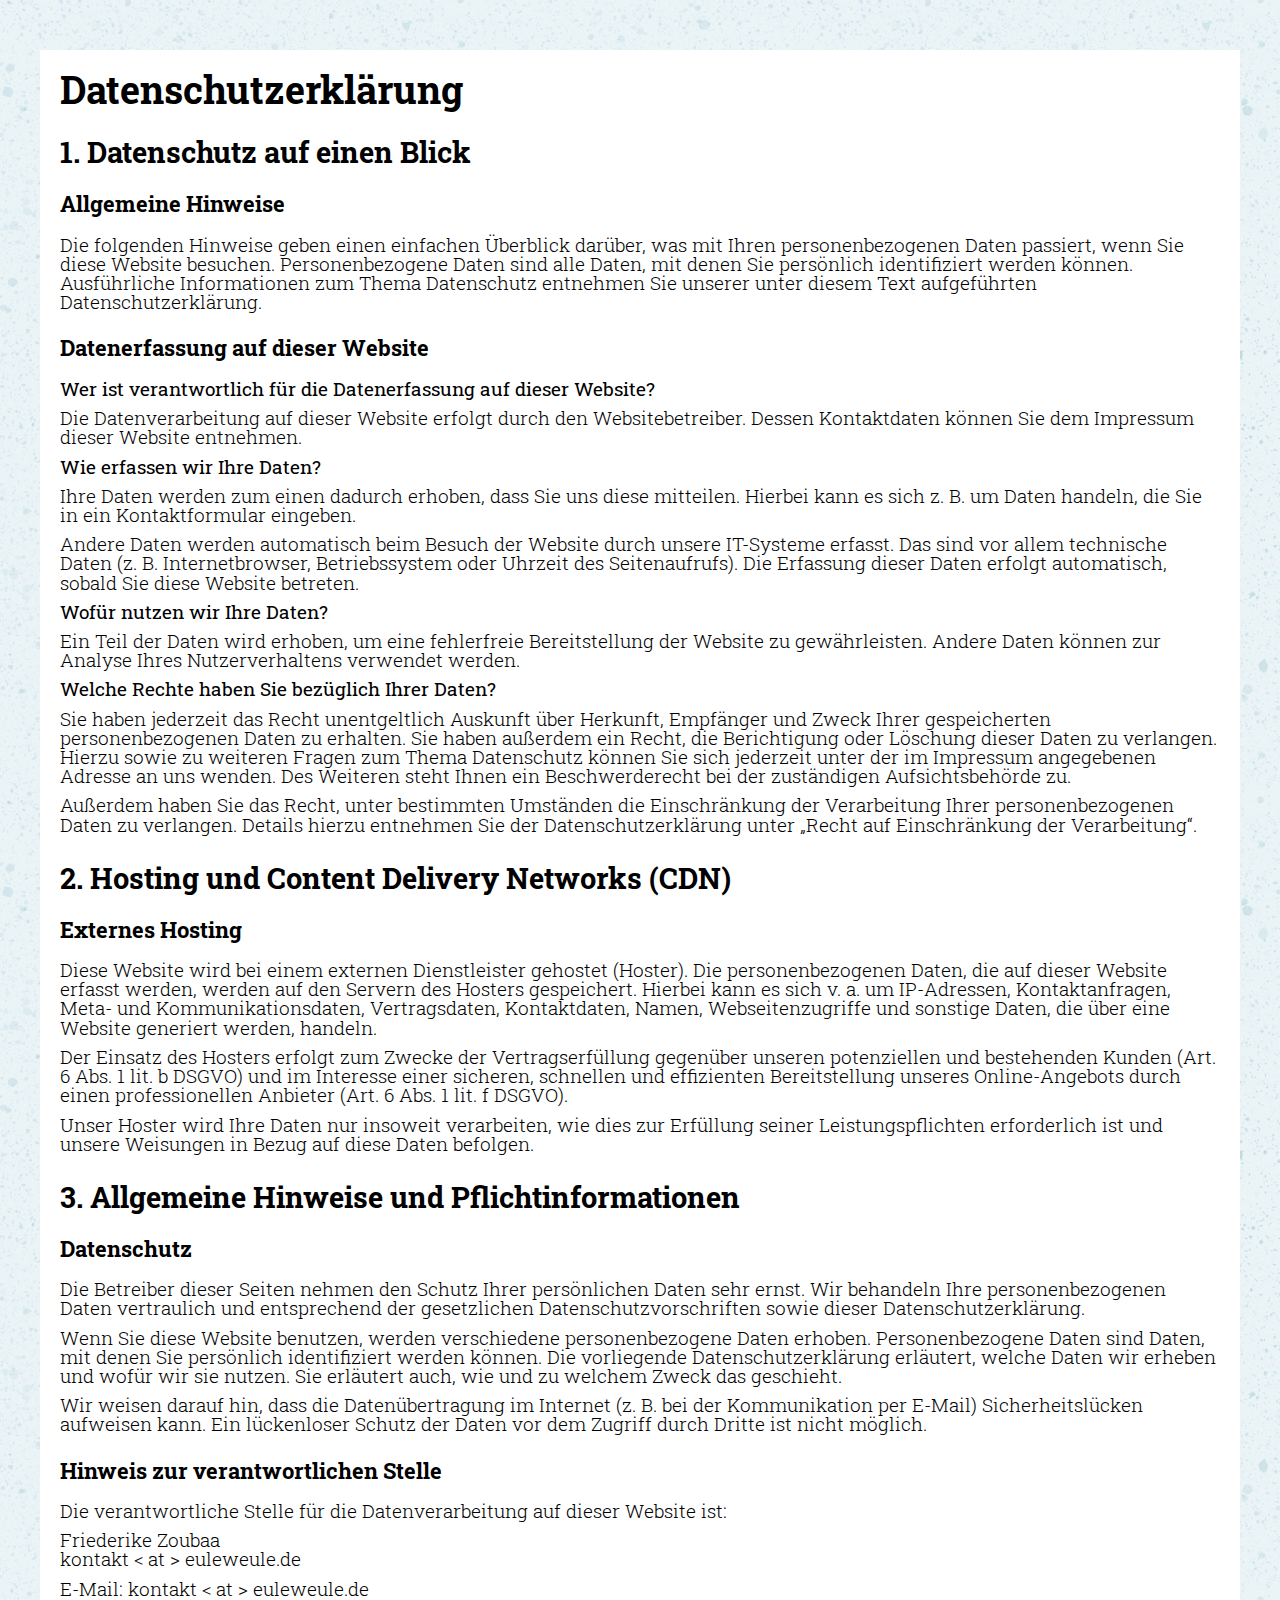
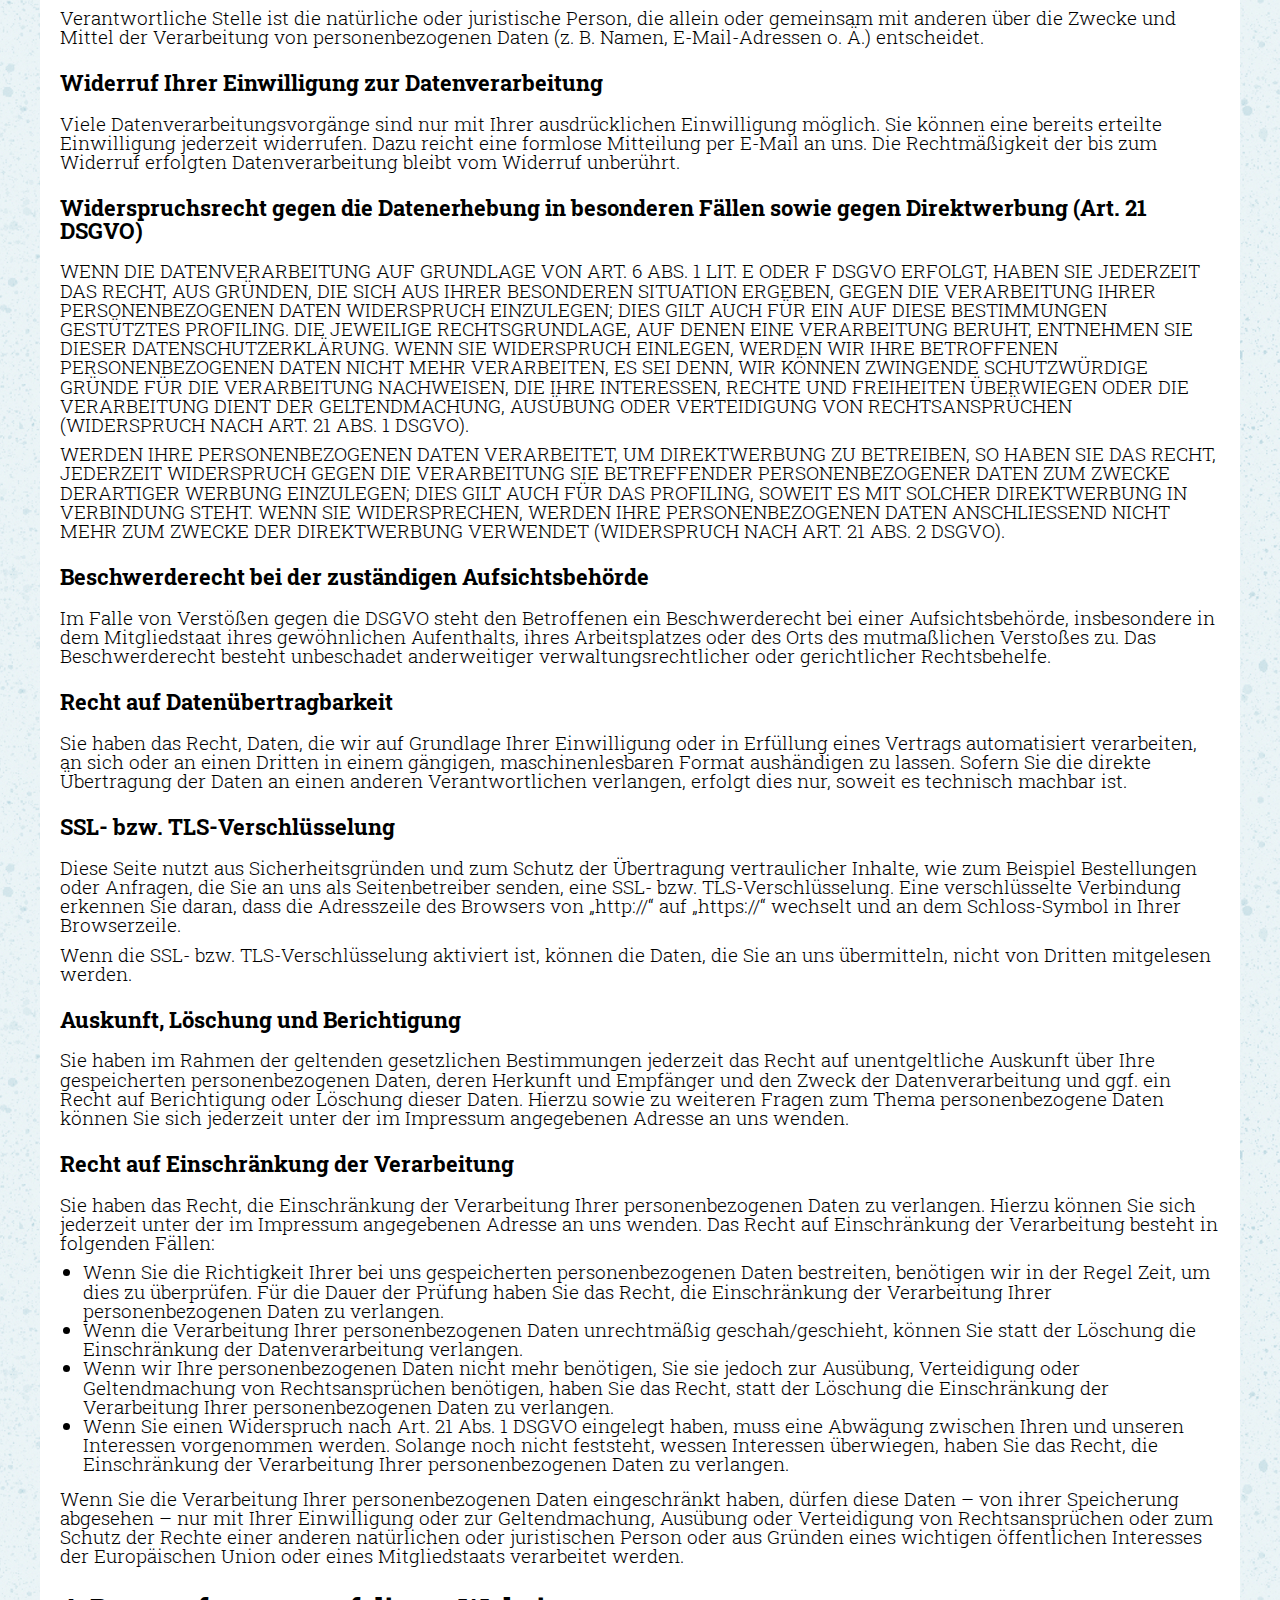
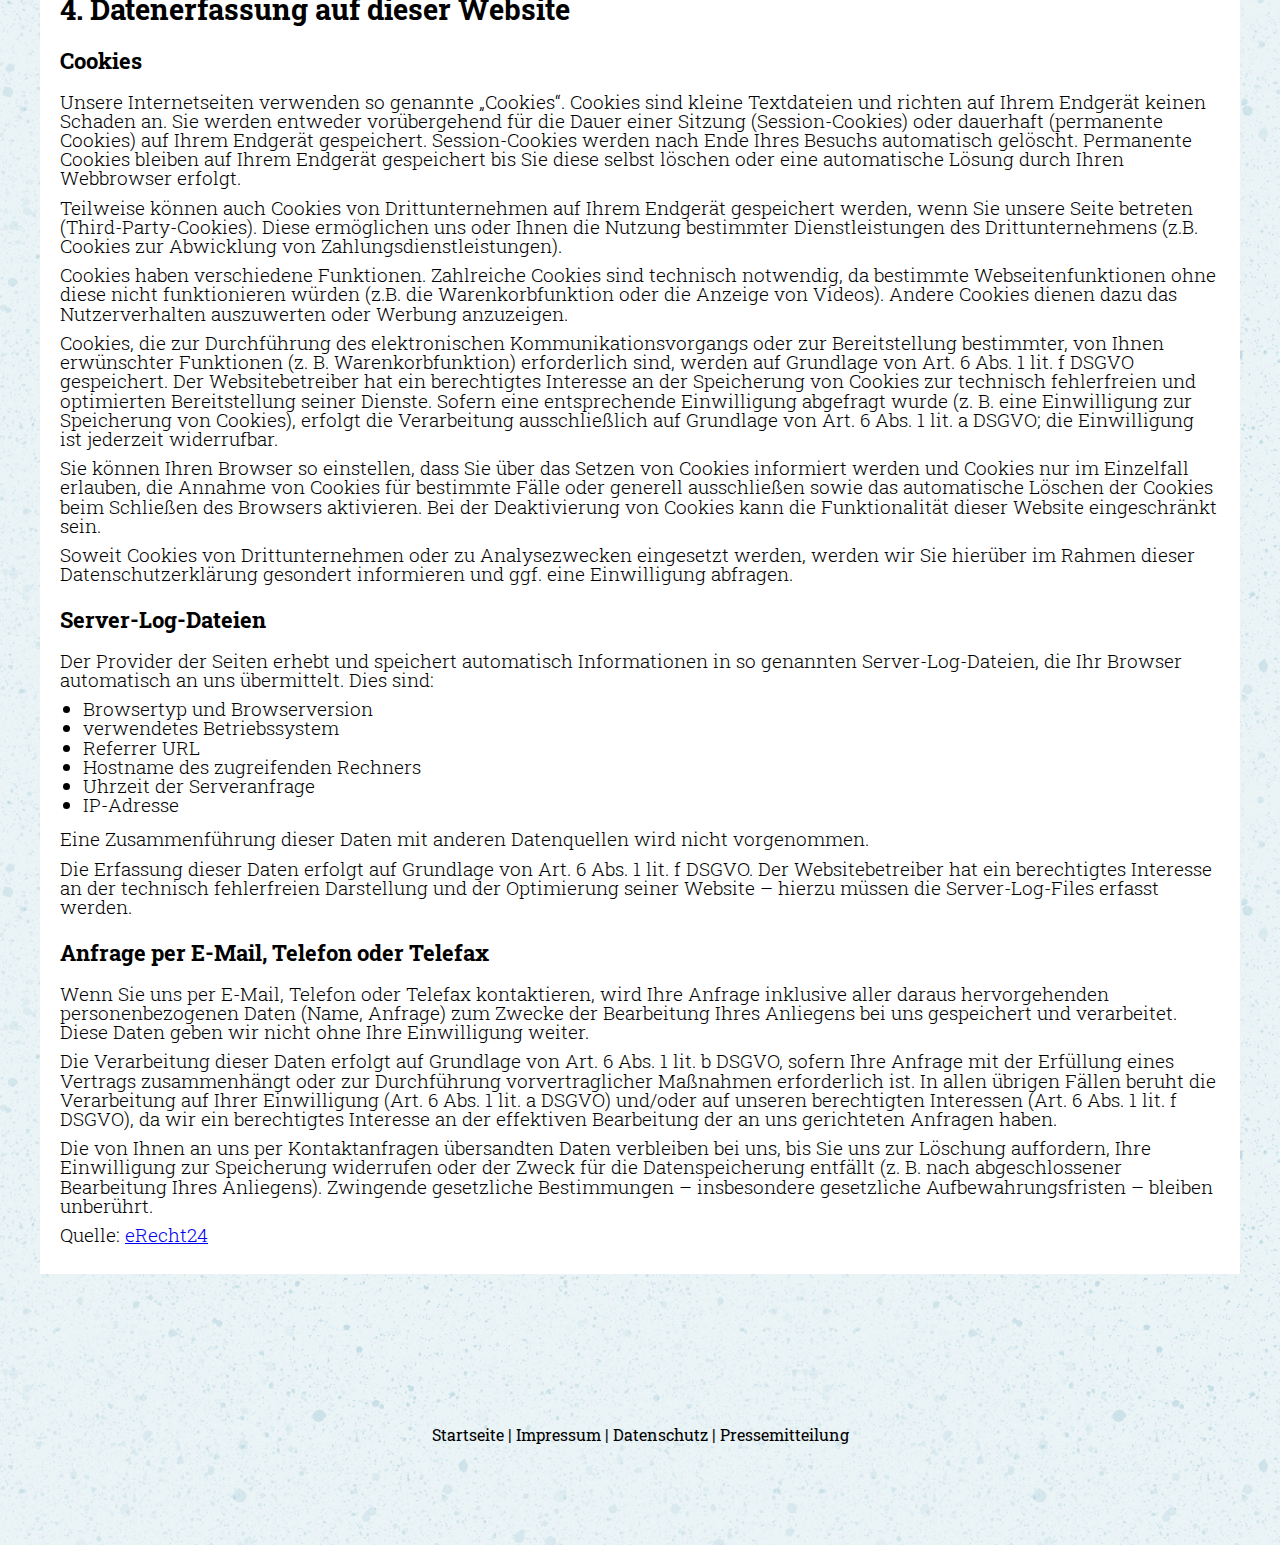
<file: datenschutz.html>
<!doctype html>
<html>
	<head>
		<meta charset="utf-8">
		<title>EuleWeule</title>
		<meta name="description" content="Es war einmal eine kleine Eule, ihr Name war Weule und sie lebte im Wald. Eule Weule hatte ihren Namen nicht ohne Grund, denn sie liebte alle Wörter mit dem Buchstaben W. Eines Morgens jedoch sagte Mama Eule: 'Eule Weule, du bist nun groß. Es ist an der Zeit, dass du die Welt kennenlernst und dein GLÜCK suchen gehst.'">
		<meta name="viewport" content="width=device-width, initial-scale=1.0, maximum-scale=1.0, user-scalable=no" />
		<link rel="apple-touch-icon" sizes="57x57" href="img/favicon/apple-icon-57x57.png">
		<link rel="apple-touch-icon" sizes="60x60" href="img/favicon/apple-icon-60x60.png">
		<link rel="apple-touch-icon" sizes="72x72" href="img/favicon/apple-icon-72x72.png">
		<link rel="apple-touch-icon" sizes="76x76" href="img/favicon/apple-icon-76x76.png">
		<link rel="apple-touch-icon" sizes="114x114" href="img/favicon/apple-icon-114x114.png">
		<link rel="apple-touch-icon" sizes="120x120" href="img/favicon/apple-icon-120x120.png">
		<link rel="apple-touch-icon" sizes="144x144" href="img/favicon/apple-icon-144x144.png">
		<link rel="apple-touch-icon" sizes="152x152" href="img/favicon/apple-icon-152x152.png">
		<link rel="apple-touch-icon" sizes="180x180" href="img/favicon/apple-icon-180x180.png">
		<link rel="icon" type="image/png" sizes="192x192"  href="img/favicon/android-icon-192x192.png">
		<link rel="icon" type="image/png" sizes="32x32" href="img/favicon/favicon-32x32.png">
		<link rel="icon" type="image/png" sizes="96x96" href="img/favicon/favicon-96x96.png">
		<link rel="icon" type="image/png" sizes="16x16" href="img/favicon/favicon-16x16.png">
		<link rel="manifest" href="/manifest.json">
		<meta name="msapplication-TileColor" content="#ffffff">
		<meta name="msapplication-TileImage" content="img/favicon/ms-icon-144x144.png">
		<meta name="theme-color" content="#ffffff">
		<link rel="stylesheet" href="css/main.css">
		<link rel="stylesheet" type="text/css" href="/lib/slick/slick.css"/>
		<link rel="stylesheet" type="text/css" href="/lib/slick/slick-theme.css"/>
		<link href="https://fonts.googleapis.com/css?family=Roboto+Slab:100,300,400,500&display=swap" rel="stylesheet">
		<meta name="robots" content="noindex, follow">
                                <style>
                                        .di {
                                                -webkit-touch-callout: none;
                                                -webkit-user-select: none;
                                                -khtml-user-select: none;
                                                -moz-user-select: none;
                                                -ms-user-select: none;
                                                user-select: none;
                                        }
                                        .di span {
                                                font-size: 1px;
                                                width: 0.001px;
                                                height: 0.001px;
                                                overflow: hidden;
                                                display: inline-block;
                                        }
                                </style>
	</head>
	<body>
		<div class="global-wrapper">
			<div class="datenschutz">
				<h1>Datenschutzerkl&auml;rung</h1>
				<h2>1. Datenschutz auf einen Blick</h2>
				<h3>Allgemeine Hinweise</h3> <p>Die folgenden Hinweise geben einen einfachen &Uuml;berblick dar&uuml;ber, was mit Ihren personenbezogenen Daten passiert, wenn Sie diese Website besuchen. Personenbezogene Daten sind alle Daten, mit denen Sie pers&ouml;nlich identifiziert werden k&ouml;nnen. Ausf&uuml;hrliche Informationen zum Thema Datenschutz entnehmen Sie unserer unter diesem Text aufgef&uuml;hrten Datenschutzerkl&auml;rung.</p>
				<h3>Datenerfassung auf dieser Website</h3> <p><strong>Wer ist verantwortlich f&uuml;r die Datenerfassung auf dieser Website?</strong></p> <p>Die Datenverarbeitung auf dieser Website erfolgt durch den Websitebetreiber. Dessen Kontaktdaten k&ouml;nnen Sie dem Impressum dieser Website entnehmen.</p> <p><strong>Wie erfassen wir Ihre Daten?</strong></p> <p>Ihre Daten werden zum einen dadurch erhoben, dass Sie uns diese mitteilen. Hierbei kann es sich z.&nbsp;B. um Daten handeln, die Sie in ein Kontaktformular eingeben.</p> <p>Andere Daten werden automatisch beim Besuch der Website durch unsere IT-Systeme erfasst. Das sind vor allem technische Daten (z.&nbsp;B. Internetbrowser, Betriebssystem oder Uhrzeit des Seitenaufrufs). Die Erfassung dieser Daten erfolgt automatisch, sobald Sie diese Website betreten.</p> <p><strong>Wof&uuml;r nutzen wir Ihre Daten?</strong></p> <p>Ein Teil der Daten wird erhoben, um eine fehlerfreie Bereitstellung der Website zu gew&auml;hrleisten. Andere Daten k&ouml;nnen zur Analyse Ihres Nutzerverhaltens verwendet werden.</p> <p><strong>Welche Rechte haben Sie bez&uuml;glich Ihrer Daten?</strong></p> <p>Sie haben jederzeit das Recht unentgeltlich Auskunft &uuml;ber Herkunft, Empf&auml;nger und Zweck Ihrer gespeicherten personenbezogenen Daten zu erhalten. Sie haben au&szlig;erdem ein Recht, die Berichtigung oder L&ouml;schung dieser Daten zu verlangen. Hierzu sowie zu weiteren Fragen zum Thema Datenschutz k&ouml;nnen Sie sich jederzeit unter der im Impressum angegebenen Adresse an uns wenden. Des Weiteren steht Ihnen ein Beschwerderecht bei der zust&auml;ndigen Aufsichtsbeh&ouml;rde zu.</p> <p>Au&szlig;erdem haben Sie das Recht, unter bestimmten Umst&auml;nden die Einschr&auml;nkung der Verarbeitung Ihrer personenbezogenen Daten zu verlangen. Details hierzu entnehmen Sie der Datenschutzerkl&auml;rung unter &bdquo;Recht auf Einschr&auml;nkung der Verarbeitung&ldquo;.</p>
				<h2>2. Hosting und Content Delivery Networks (CDN)</h2>
				<h3>Externes Hosting</h3> <p>Diese Website wird bei einem externen Dienstleister gehostet (Hoster). Die personenbezogenen Daten, die auf dieser Website erfasst werden, werden auf den Servern des Hosters gespeichert. Hierbei kann es sich v. a. um IP-Adressen, Kontaktanfragen, Meta- und Kommunikationsdaten, Vertragsdaten, Kontaktdaten, Namen, Webseitenzugriffe und sonstige Daten, die &uuml;ber eine Website generiert werden, handeln.</p> <p>Der Einsatz des Hosters erfolgt zum Zwecke der Vertragserf&uuml;llung gegen&uuml;ber unseren potenziellen und bestehenden Kunden (Art. 6 Abs. 1 lit. b DSGVO) und im Interesse einer sicheren, schnellen und effizienten Bereitstellung unseres Online-Angebots durch einen professionellen Anbieter (Art. 6 Abs. 1 lit. f DSGVO).</p> <p>Unser Hoster wird Ihre Daten nur insoweit verarbeiten, wie dies zur Erf&uuml;llung seiner Leistungspflichten erforderlich ist und unsere Weisungen in Bezug auf diese Daten befolgen.</p>
				<h2>3. Allgemeine Hinweise und Pflichtinformationen</h2>
				<h3>Datenschutz</h3> <p>Die Betreiber dieser Seiten nehmen den Schutz Ihrer pers&ouml;nlichen Daten sehr ernst. Wir behandeln Ihre personenbezogenen Daten vertraulich und entsprechend der gesetzlichen Datenschutzvorschriften sowie dieser Datenschutzerkl&auml;rung.</p> <p>Wenn Sie diese Website benutzen, werden verschiedene personenbezogene Daten erhoben. Personenbezogene Daten sind Daten, mit denen Sie pers&ouml;nlich identifiziert werden k&ouml;nnen. Die vorliegende Datenschutzerkl&auml;rung erl&auml;utert, welche Daten wir erheben und wof&uuml;r wir sie nutzen. Sie erl&auml;utert auch, wie und zu welchem Zweck das geschieht.</p> <p>Wir weisen darauf hin, dass die Daten&uuml;bertragung im Internet (z.&nbsp;B. bei der Kommunikation per E-Mail) Sicherheitsl&uuml;cken aufweisen kann. Ein l&uuml;ckenloser Schutz der Daten vor dem Zugriff durch Dritte ist nicht m&ouml;glich.</p>
				<h3>Hinweis zur verantwortlichen Stelle</h3> <p>Die verantwortliche Stelle f&uuml;r die Datenverarbeitung auf dieser Website ist:</p> <p class="di">F<span>x</span>r<span>x</span>i<span>x</span>e<span>x</span>d<span>x</span>e<span>x</span>r<span>x</span>i<span>x</span>k<span>x</span>e<span>x</span> <span>x</span>Z<span>x</span>o<span>x</span>u<span>x</span>b<span>x</span>a<span>x</span>a<span>x</span><br />kontakt &lt; at &gt; euleweule.de</p>
				<p>E-Mail: kontakt &lt; at &gt; euleweule.de</p>
				<p>Verantwortliche Stelle ist die nat&uuml;rliche oder juristische Person, die allein oder gemeinsam mit anderen &uuml;ber die Zwecke und Mittel der Verarbeitung von personenbezogenen Daten (z.&nbsp;B. Namen, E-Mail-Adressen o. &Auml;.) entscheidet.</p>
				<h3>Widerruf Ihrer Einwilligung zur Datenverarbeitung</h3> <p>Viele Datenverarbeitungsvorg&auml;nge sind nur mit Ihrer ausdr&uuml;cklichen Einwilligung m&ouml;glich. Sie k&ouml;nnen eine bereits erteilte Einwilligung jederzeit widerrufen. Dazu reicht eine formlose Mitteilung per E-Mail an uns. Die Rechtm&auml;&szlig;igkeit der bis zum Widerruf erfolgten Datenverarbeitung bleibt vom Widerruf unber&uuml;hrt.</p>
				<h3>Widerspruchsrecht gegen die Datenerhebung in besonderen F&auml;llen sowie gegen Direktwerbung (Art. 21 DSGVO)</h3> <p>WENN DIE DATENVERARBEITUNG AUF GRUNDLAGE VON ART. 6 ABS. 1 LIT. E ODER F DSGVO ERFOLGT, HABEN SIE JEDERZEIT DAS RECHT, AUS GR&Uuml;NDEN, DIE SICH AUS IHRER BESONDEREN SITUATION ERGEBEN, GEGEN DIE VERARBEITUNG IHRER PERSONENBEZOGENEN DATEN WIDERSPRUCH EINZULEGEN; DIES GILT AUCH F&Uuml;R EIN AUF DIESE BESTIMMUNGEN GEST&Uuml;TZTES PROFILING. DIE JEWEILIGE RECHTSGRUNDLAGE, AUF DENEN EINE VERARBEITUNG BERUHT, ENTNEHMEN SIE DIESER DATENSCHUTZERKL&Auml;RUNG. WENN SIE WIDERSPRUCH EINLEGEN, WERDEN WIR IHRE BETROFFENEN PERSONENBEZOGENEN DATEN NICHT MEHR VERARBEITEN, ES SEI DENN, WIR K&Ouml;NNEN ZWINGENDE SCHUTZW&Uuml;RDIGE GR&Uuml;NDE F&Uuml;R DIE VERARBEITUNG NACHWEISEN, DIE IHRE INTERESSEN, RECHTE UND FREIHEITEN &Uuml;BERWIEGEN ODER DIE VERARBEITUNG DIENT DER GELTENDMACHUNG, AUS&Uuml;BUNG ODER VERTEIDIGUNG VON RECHTSANSPR&Uuml;CHEN (WIDERSPRUCH NACH ART. 21 ABS. 1 DSGVO).</p> <p>WERDEN IHRE PERSONENBEZOGENEN DATEN VERARBEITET, UM DIREKTWERBUNG ZU BETREIBEN, SO HABEN SIE DAS RECHT, JEDERZEIT WIDERSPRUCH GEGEN DIE VERARBEITUNG SIE BETREFFENDER PERSONENBEZOGENER DATEN ZUM ZWECKE DERARTIGER WERBUNG EINZULEGEN; DIES GILT AUCH F&Uuml;R DAS PROFILING, SOWEIT ES MIT SOLCHER DIREKTWERBUNG IN VERBINDUNG STEHT. WENN SIE WIDERSPRECHEN, WERDEN IHRE PERSONENBEZOGENEN DATEN ANSCHLIESSEND NICHT MEHR ZUM ZWECKE DER DIREKTWERBUNG VERWENDET (WIDERSPRUCH NACH ART. 21 ABS. 2 DSGVO).</p>
				<h3>Beschwerderecht bei der zust&auml;ndigen Aufsichtsbeh&ouml;rde</h3> <p>Im Falle von Verst&ouml;&szlig;en gegen die DSGVO steht den Betroffenen ein Beschwerderecht bei einer Aufsichtsbeh&ouml;rde, insbesondere in dem Mitgliedstaat ihres gew&ouml;hnlichen Aufenthalts, ihres Arbeitsplatzes oder des Orts des mutma&szlig;lichen Versto&szlig;es zu. Das Beschwerderecht besteht unbeschadet anderweitiger verwaltungsrechtlicher oder gerichtlicher Rechtsbehelfe.</p>
				<h3>Recht auf Daten&uuml;bertragbarkeit</h3> <p>Sie haben das Recht, Daten, die wir auf Grundlage Ihrer Einwilligung oder in Erf&uuml;llung eines Vertrags automatisiert verarbeiten, an sich oder an einen Dritten in einem g&auml;ngigen, maschinenlesbaren Format aush&auml;ndigen zu lassen. Sofern Sie die direkte &Uuml;bertragung der Daten an einen anderen Verantwortlichen verlangen, erfolgt dies nur, soweit es technisch machbar ist.</p>
				<h3>SSL- bzw. TLS-Verschl&uuml;sselung</h3> <p>Diese Seite nutzt aus Sicherheitsgr&uuml;nden und zum Schutz der &Uuml;bertragung vertraulicher Inhalte, wie zum Beispiel Bestellungen oder Anfragen, die Sie an uns als Seitenbetreiber senden, eine SSL- bzw. TLS-Verschl&uuml;sselung. Eine verschl&uuml;sselte Verbindung erkennen Sie daran, dass die Adresszeile des Browsers von &bdquo;http://&ldquo; auf &bdquo;https://&ldquo; wechselt und an dem Schloss-Symbol in Ihrer Browserzeile.</p> <p>Wenn die SSL- bzw. TLS-Verschl&uuml;sselung aktiviert ist, k&ouml;nnen die Daten, die Sie an uns &uuml;bermitteln, nicht von Dritten mitgelesen werden.</p>
				<h3>Auskunft, L&ouml;schung und Berichtigung</h3> <p>Sie haben im Rahmen der geltenden gesetzlichen Bestimmungen jederzeit das Recht auf unentgeltliche Auskunft &uuml;ber Ihre gespeicherten personenbezogenen Daten, deren Herkunft und Empf&auml;nger und den Zweck der Datenverarbeitung und ggf. ein Recht auf Berichtigung oder L&ouml;schung dieser Daten. Hierzu sowie zu weiteren Fragen zum Thema personenbezogene Daten k&ouml;nnen Sie sich jederzeit unter der im Impressum angegebenen Adresse an uns wenden.</p>
				<h3>Recht auf Einschr&auml;nkung der Verarbeitung</h3> <p>Sie haben das Recht, die Einschr&auml;nkung der Verarbeitung Ihrer personenbezogenen Daten zu verlangen. Hierzu k&ouml;nnen Sie sich jederzeit unter der im Impressum angegebenen Adresse an uns wenden. Das Recht auf Einschr&auml;nkung der Verarbeitung besteht in folgenden F&auml;llen:</p> <ul> <li>Wenn Sie die Richtigkeit Ihrer bei uns gespeicherten personenbezogenen Daten bestreiten, ben&ouml;tigen wir in der Regel Zeit, um dies zu &uuml;berpr&uuml;fen. F&uuml;r die Dauer der Pr&uuml;fung haben Sie das Recht, die Einschr&auml;nkung der Verarbeitung Ihrer personenbezogenen Daten zu verlangen.</li> <li>Wenn die Verarbeitung Ihrer personenbezogenen Daten unrechtm&auml;&szlig;ig geschah/geschieht, k&ouml;nnen Sie statt der L&ouml;schung die Einschr&auml;nkung der Datenverarbeitung verlangen.</li> <li>Wenn wir Ihre personenbezogenen Daten nicht mehr ben&ouml;tigen, Sie sie jedoch zur Aus&uuml;bung, Verteidigung oder Geltendmachung von Rechtsanspr&uuml;chen ben&ouml;tigen, haben Sie das Recht, statt der L&ouml;schung die Einschr&auml;nkung der Verarbeitung Ihrer personenbezogenen Daten zu verlangen.</li> <li>Wenn Sie einen Widerspruch nach Art. 21 Abs. 1 DSGVO eingelegt haben, muss eine Abw&auml;gung zwischen Ihren und unseren Interessen vorgenommen werden. Solange noch nicht feststeht, wessen Interessen &uuml;berwiegen, haben Sie das Recht, die Einschr&auml;nkung der Verarbeitung Ihrer personenbezogenen Daten zu verlangen.</li> </ul> <p>Wenn Sie die Verarbeitung Ihrer personenbezogenen Daten eingeschr&auml;nkt haben, d&uuml;rfen diese Daten &ndash; von ihrer Speicherung abgesehen &ndash; nur mit Ihrer Einwilligung oder zur Geltendmachung, Aus&uuml;bung oder Verteidigung von Rechtsanspr&uuml;chen oder zum Schutz der Rechte einer anderen nat&uuml;rlichen oder juristischen Person oder aus Gr&uuml;nden eines wichtigen &ouml;ffentlichen Interesses der Europ&auml;ischen Union oder eines Mitgliedstaats verarbeitet werden.</p>
				<h2>4. Datenerfassung auf dieser Website</h2>
				<h3>Cookies</h3> <p>Unsere Internetseiten verwenden so genannte &bdquo;Cookies&ldquo;. Cookies sind kleine Textdateien und richten auf Ihrem Endger&auml;t keinen Schaden an. Sie werden entweder vor&uuml;bergehend f&uuml;r die Dauer einer Sitzung (Session-Cookies) oder dauerhaft (permanente Cookies) auf Ihrem Endger&auml;t gespeichert. Session-Cookies werden nach Ende Ihres Besuchs automatisch gel&ouml;scht. Permanente Cookies bleiben auf Ihrem Endger&auml;t gespeichert bis Sie diese selbst l&ouml;schen&nbsp;oder eine automatische L&ouml;sung durch Ihren Webbrowser erfolgt.</p> <p>Teilweise k&ouml;nnen auch Cookies von Drittunternehmen auf Ihrem Endger&auml;t gespeichert werden, wenn Sie unsere Seite betreten (Third-Party-Cookies). Diese erm&ouml;glichen uns oder Ihnen die Nutzung bestimmter Dienstleistungen des Drittunternehmens (z.B. Cookies zur Abwicklung von Zahlungsdienstleistungen).</p> <p>Cookies haben verschiedene Funktionen. Zahlreiche Cookies sind technisch notwendig, da bestimmte Webseitenfunktionen ohne diese nicht funktionieren w&uuml;rden (z.B. die Warenkorbfunktion oder die Anzeige von Videos). Andere Cookies dienen dazu das Nutzerverhalten auszuwerten&nbsp;oder Werbung anzuzeigen.</p> <p>Cookies, die zur Durchf&uuml;hrung des elektronischen Kommunikationsvorgangs oder zur Bereitstellung bestimmter, von Ihnen erw&uuml;nschter Funktionen (z. B. Warenkorbfunktion) erforderlich sind, werden auf Grundlage von Art. 6 Abs. 1 lit. f DSGVO gespeichert. Der Websitebetreiber hat ein berechtigtes Interesse an der Speicherung von Cookies zur technisch fehlerfreien und optimierten Bereitstellung seiner Dienste. Sofern eine entsprechende Einwilligung abgefragt wurde (z. B. eine Einwilligung zur Speicherung von Cookies), erfolgt die Verarbeitung ausschlie&szlig;lich auf Grundlage von Art. 6 Abs. 1 lit. a DSGVO; die Einwilligung ist jederzeit widerrufbar.</p> <p>Sie k&ouml;nnen Ihren Browser so einstellen, dass Sie &uuml;ber das Setzen von Cookies informiert werden und Cookies nur im Einzelfall erlauben, die Annahme von Cookies f&uuml;r bestimmte F&auml;lle oder generell ausschlie&szlig;en sowie das automatische L&ouml;schen der Cookies beim Schlie&szlig;en des Browsers aktivieren. Bei der Deaktivierung von Cookies kann die Funktionalit&auml;t dieser Website eingeschr&auml;nkt sein.</p> <p>Soweit Cookies von Drittunternehmen oder zu Analysezwecken eingesetzt werden, werden wir Sie hier&uuml;ber im Rahmen dieser Datenschutzerkl&auml;rung gesondert informieren und ggf. eine Einwilligung abfragen.</p>
				<h3>Server-Log-Dateien</h3> <p>Der Provider der Seiten erhebt und speichert automatisch Informationen in so genannten Server-Log-Dateien, die Ihr Browser automatisch an uns &uuml;bermittelt. Dies sind:</p> <ul> <li>Browsertyp und Browserversion</li> <li>verwendetes Betriebssystem</li> <li>Referrer URL</li> <li>Hostname des zugreifenden Rechners</li> <li>Uhrzeit der Serveranfrage</li> <li>IP-Adresse</li> </ul> <p>Eine Zusammenf&uuml;hrung dieser Daten mit anderen Datenquellen wird nicht vorgenommen.</p> <p>Die Erfassung dieser Daten erfolgt auf Grundlage von Art. 6 Abs. 1 lit. f DSGVO. Der Websitebetreiber hat ein berechtigtes Interesse an der technisch fehlerfreien Darstellung und der Optimierung seiner Website &ndash; hierzu m&uuml;ssen die Server-Log-Files erfasst werden.</p>
				<h3>Anfrage per E-Mail, Telefon oder Telefax</h3> <p>Wenn Sie uns per E-Mail, Telefon oder Telefax kontaktieren, wird Ihre Anfrage inklusive aller daraus hervorgehenden personenbezogenen Daten (Name, Anfrage) zum Zwecke der Bearbeitung Ihres Anliegens bei uns gespeichert und verarbeitet. Diese Daten geben wir nicht ohne Ihre Einwilligung weiter.</p> <p>Die Verarbeitung dieser Daten erfolgt auf Grundlage von Art. 6 Abs. 1 lit. b DSGVO, sofern Ihre Anfrage mit der Erf&uuml;llung eines Vertrags zusammenh&auml;ngt oder zur Durchf&uuml;hrung vorvertraglicher Ma&szlig;nahmen erforderlich ist. In allen &uuml;brigen F&auml;llen beruht die Verarbeitung auf Ihrer Einwilligung (Art. 6 Abs. 1 lit. a DSGVO) und/oder auf unseren berechtigten Interessen (Art. 6 Abs. 1 lit. f DSGVO), da wir ein berechtigtes Interesse an der effektiven Bearbeitung der an uns gerichteten Anfragen haben.</p> <p>Die von Ihnen an uns per Kontaktanfragen &uuml;bersandten Daten verbleiben bei uns, bis Sie uns zur L&ouml;schung auffordern, Ihre Einwilligung zur Speicherung widerrufen oder der Zweck f&uuml;r die Datenspeicherung entf&auml;llt (z.&nbsp;B. nach abgeschlossener Bearbeitung Ihres Anliegens). Zwingende gesetzliche Bestimmungen &ndash; insbesondere gesetzliche Aufbewahrungsfristen &ndash; bleiben unber&uuml;hrt.</p>
				<p>Quelle: <a href="https://www.e-recht24.de">eRecht24</a></p>
			</div>
			<div class="footer">
				<a href="/">Startseite</a> | <a href="/impressum.html">Impressum</a> | <a href="/datenschutz.html">Datenschutz</a> | <a href="/pdf/eule-weule-pressemitteilung.pdf" target="_blank">Pressemitteilung</a>
			</div>
		</div>
	</body>
</html>
</file>
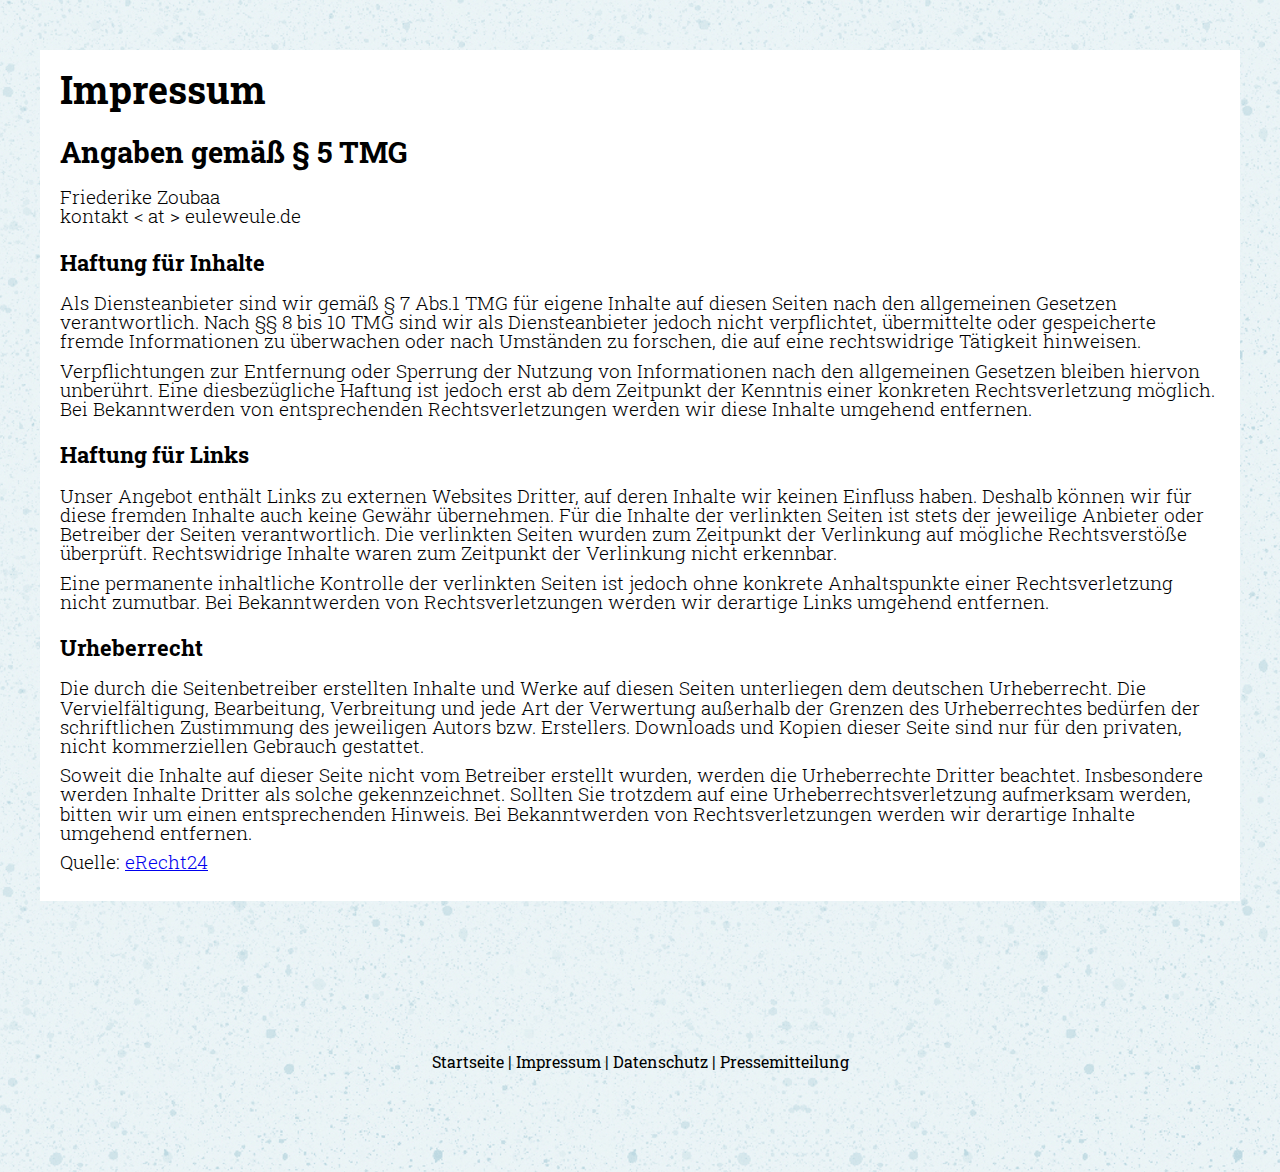
<file: impressum.html>
<!doctype html>
<html>
	<head>
		<meta charset="utf-8">
		<title>EuleWeule</title>
		<meta name="description" content="Es war einmal eine kleine Eule, ihr Name war Weule und sie lebte im Wald. Eule Weule hatte ihren Namen nicht ohne Grund, denn sie liebte alle Wörter mit dem Buchstaben W. Eines Morgens jedoch sagte Mama Eule: 'Eule Weule, du bist nun groß. Es ist an der Zeit, dass du die Welt kennenlernst und dein GLÜCK suchen gehst.'">
		<meta name="viewport" content="width=device-width, initial-scale=1.0, maximum-scale=1.0, user-scalable=no" />
		<link rel="apple-touch-icon" sizes="57x57" href="img/favicon/apple-icon-57x57.png">
		<link rel="apple-touch-icon" sizes="60x60" href="img/favicon/apple-icon-60x60.png">
		<link rel="apple-touch-icon" sizes="72x72" href="img/favicon/apple-icon-72x72.png">
		<link rel="apple-touch-icon" sizes="76x76" href="img/favicon/apple-icon-76x76.png">
		<link rel="apple-touch-icon" sizes="114x114" href="img/favicon/apple-icon-114x114.png">
		<link rel="apple-touch-icon" sizes="120x120" href="img/favicon/apple-icon-120x120.png">
		<link rel="apple-touch-icon" sizes="144x144" href="img/favicon/apple-icon-144x144.png">
		<link rel="apple-touch-icon" sizes="152x152" href="img/favicon/apple-icon-152x152.png">
		<link rel="apple-touch-icon" sizes="180x180" href="img/favicon/apple-icon-180x180.png">
		<link rel="icon" type="image/png" sizes="192x192"  href="img/favicon/android-icon-192x192.png">
		<link rel="icon" type="image/png" sizes="32x32" href="img/favicon/favicon-32x32.png">
		<link rel="icon" type="image/png" sizes="96x96" href="img/favicon/favicon-96x96.png">
		<link rel="icon" type="image/png" sizes="16x16" href="img/favicon/favicon-16x16.png">
		<link rel="manifest" href="/manifest.json">
		<meta name="msapplication-TileColor" content="#ffffff">
		<meta name="msapplication-TileImage" content="img/favicon/ms-icon-144x144.png">
		<meta name="theme-color" content="#ffffff">
		<link rel="stylesheet" href="css/main.css">
		<link rel="stylesheet" type="text/css" href="/lib/slick/slick.css"/>
		<link rel="stylesheet" type="text/css" href="/lib/slick/slick-theme.css"/>
		<link href="https://fonts.googleapis.com/css?family=Roboto+Slab:100,300,400,500&display=swap" rel="stylesheet">
		<meta name="robots" content="noindex, follow">
	</head>
	<body>
		<div class="global-wrapper">
			<div class="impressum">
				<h1>Impressum</h1>
				<h2>Angaben gem&auml;&szlig; &sect; 5 TMG</h2>
				<style>
					.di {
						-webkit-touch-callout: none;
						-webkit-user-select: none;
						-khtml-user-select: none;
						-moz-user-select: none;
						-ms-user-select: none;
						user-select: none; 
					}
					.di span {
						font-size: 1px;
						width: 0.001px;
						height: 0.001px;
						overflow: hidden;
						display: inline-block;
					}
				</style>
				<p class="di">F<span>x</span>r<span>x</span>i<span>x</span>e<span>x</span>d<span>x</span>e<span>x</span>r<span>x</span>i<span>x</span>k<span>x</span>e<span>x</span> <span>x</span>Z<span>x</span>o<span>x</span>u<span>x</span>b<span>x</span>a<span>x</span>a<span>x</span><br />
				kontakt &lt; at &gt; euleweule.de</p>

				<h3>Haftung f&uuml;r Inhalte</h3> <p>Als Diensteanbieter sind wir gem&auml;&szlig; &sect; 7 Abs.1 TMG f&uuml;r eigene Inhalte auf diesen Seiten nach den allgemeinen Gesetzen verantwortlich. Nach &sect;&sect; 8 bis 10 TMG sind wir als Diensteanbieter jedoch nicht verpflichtet, &uuml;bermittelte oder gespeicherte fremde Informationen zu &uuml;berwachen oder nach Umst&auml;nden zu forschen, die auf eine rechtswidrige T&auml;tigkeit hinweisen.</p> <p>Verpflichtungen zur Entfernung oder Sperrung der Nutzung von Informationen nach den allgemeinen Gesetzen bleiben hiervon unber&uuml;hrt. Eine diesbez&uuml;gliche Haftung ist jedoch erst ab dem Zeitpunkt der Kenntnis einer konkreten Rechtsverletzung m&ouml;glich. Bei Bekanntwerden von entsprechenden Rechtsverletzungen werden wir diese Inhalte umgehend entfernen.</p> <h3>Haftung f&uuml;r Links</h3> <p>Unser Angebot enth&auml;lt Links zu externen Websites Dritter, auf deren Inhalte wir keinen Einfluss haben. Deshalb k&ouml;nnen wir f&uuml;r diese fremden Inhalte auch keine Gew&auml;hr &uuml;bernehmen. F&uuml;r die Inhalte der verlinkten Seiten ist stets der jeweilige Anbieter oder Betreiber der Seiten verantwortlich. Die verlinkten Seiten wurden zum Zeitpunkt der Verlinkung auf m&ouml;gliche Rechtsverst&ouml;&szlig;e &uuml;berpr&uuml;ft. Rechtswidrige Inhalte waren zum Zeitpunkt der Verlinkung nicht erkennbar.</p> <p>Eine permanente inhaltliche Kontrolle der verlinkten Seiten ist jedoch ohne konkrete Anhaltspunkte einer Rechtsverletzung nicht zumutbar. Bei Bekanntwerden von Rechtsverletzungen werden wir derartige Links umgehend entfernen.</p> <h3>Urheberrecht</h3> <p>Die durch die Seitenbetreiber erstellten Inhalte und Werke auf diesen Seiten unterliegen dem deutschen Urheberrecht. Die Vervielf&auml;ltigung, Bearbeitung, Verbreitung und jede Art der Verwertung au&szlig;erhalb der Grenzen des Urheberrechtes bed&uuml;rfen der schriftlichen Zustimmung des jeweiligen Autors bzw. Erstellers. Downloads und Kopien dieser Seite sind nur f&uuml;r den privaten, nicht kommerziellen Gebrauch gestattet.</p> <p>Soweit die Inhalte auf dieser Seite nicht vom Betreiber erstellt wurden, werden die Urheberrechte Dritter beachtet. Insbesondere werden Inhalte Dritter als solche gekennzeichnet. Sollten Sie trotzdem auf eine Urheberrechtsverletzung aufmerksam werden, bitten wir um einen entsprechenden Hinweis. Bei Bekanntwerden von Rechtsverletzungen werden wir derartige Inhalte umgehend entfernen.</p>

				<p>Quelle: <a href="https://www.e-recht24.de">eRecht24</a></p>
			</div>
			<div class="footer">
				<a href="/">Startseite</a> | <a href="/impressum.html">Impressum</a> | <a href="/datenschutz.html">Datenschutz</a> | <a href="/pdf/eule-weule-pressemitteilung.pdf" target="_blank">Pressemitteilung</a>
			</div>
		</div>
	</body>
</html>
</file>
